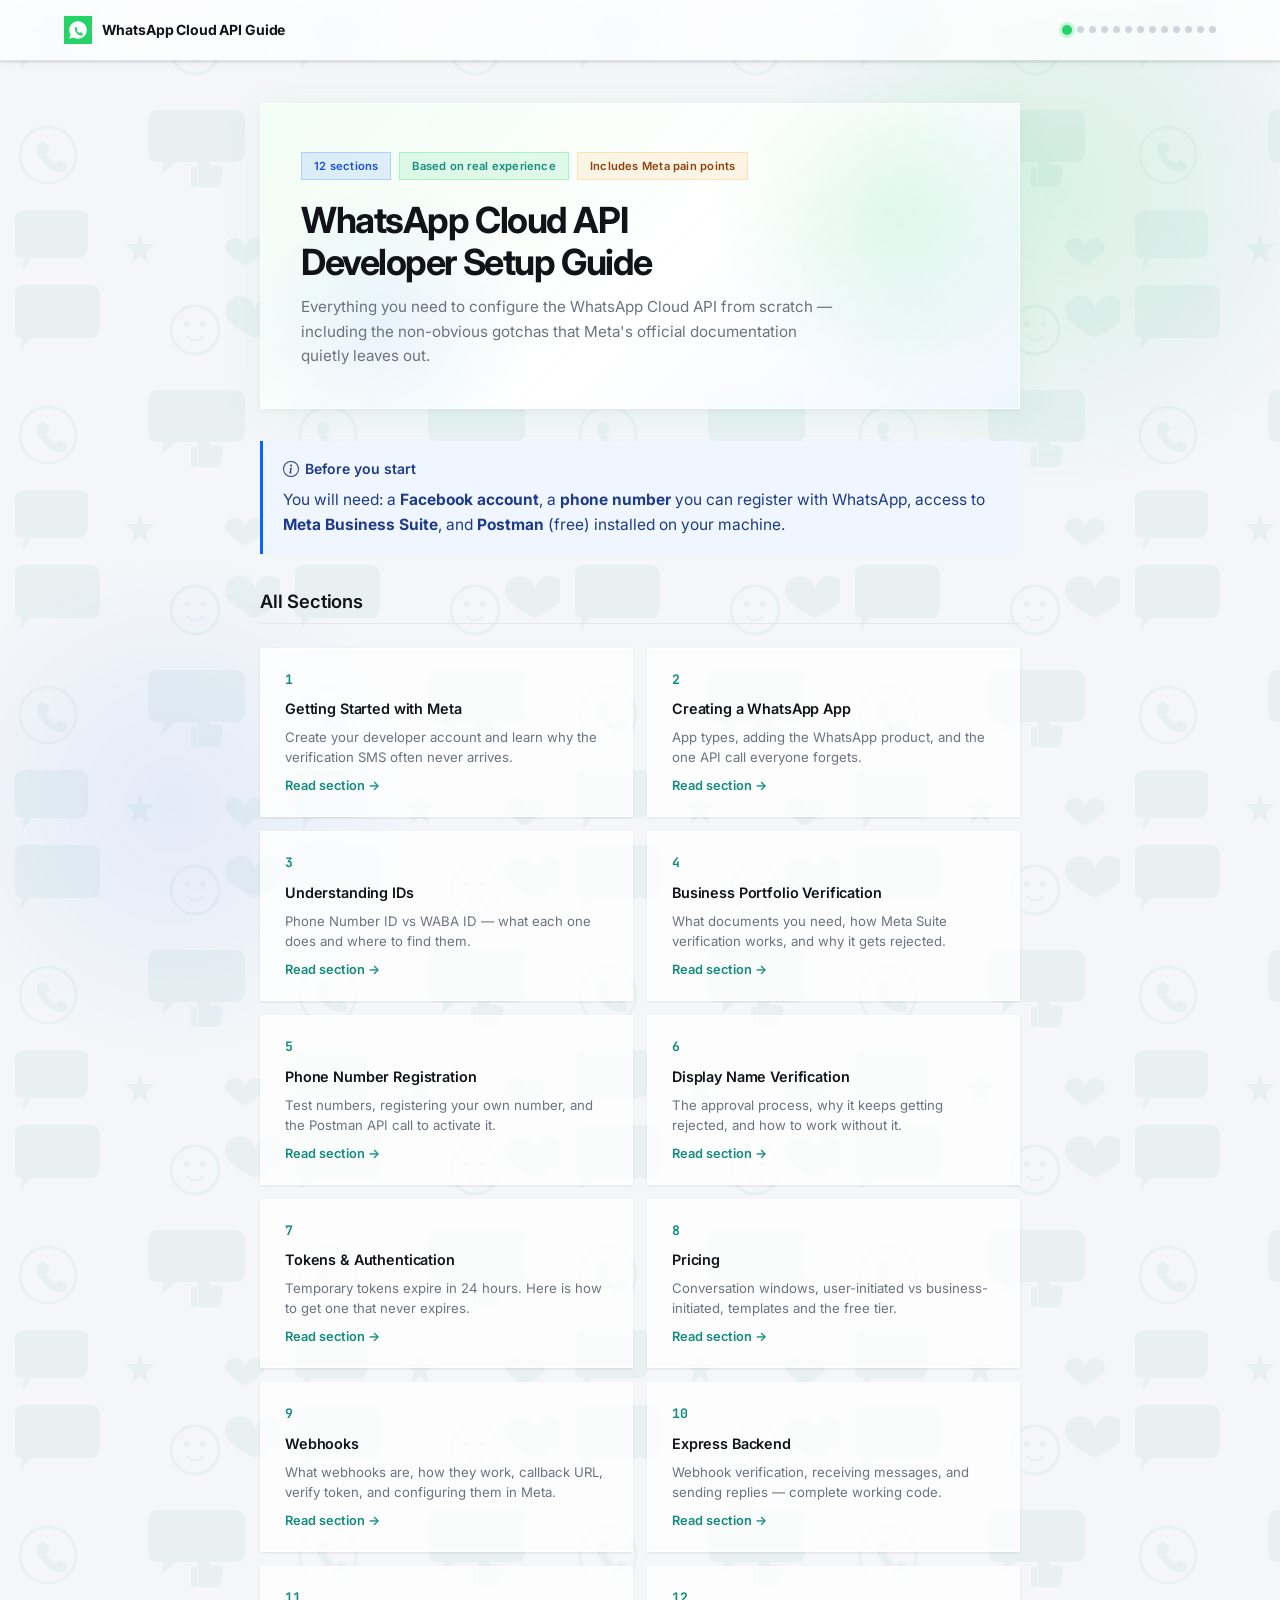
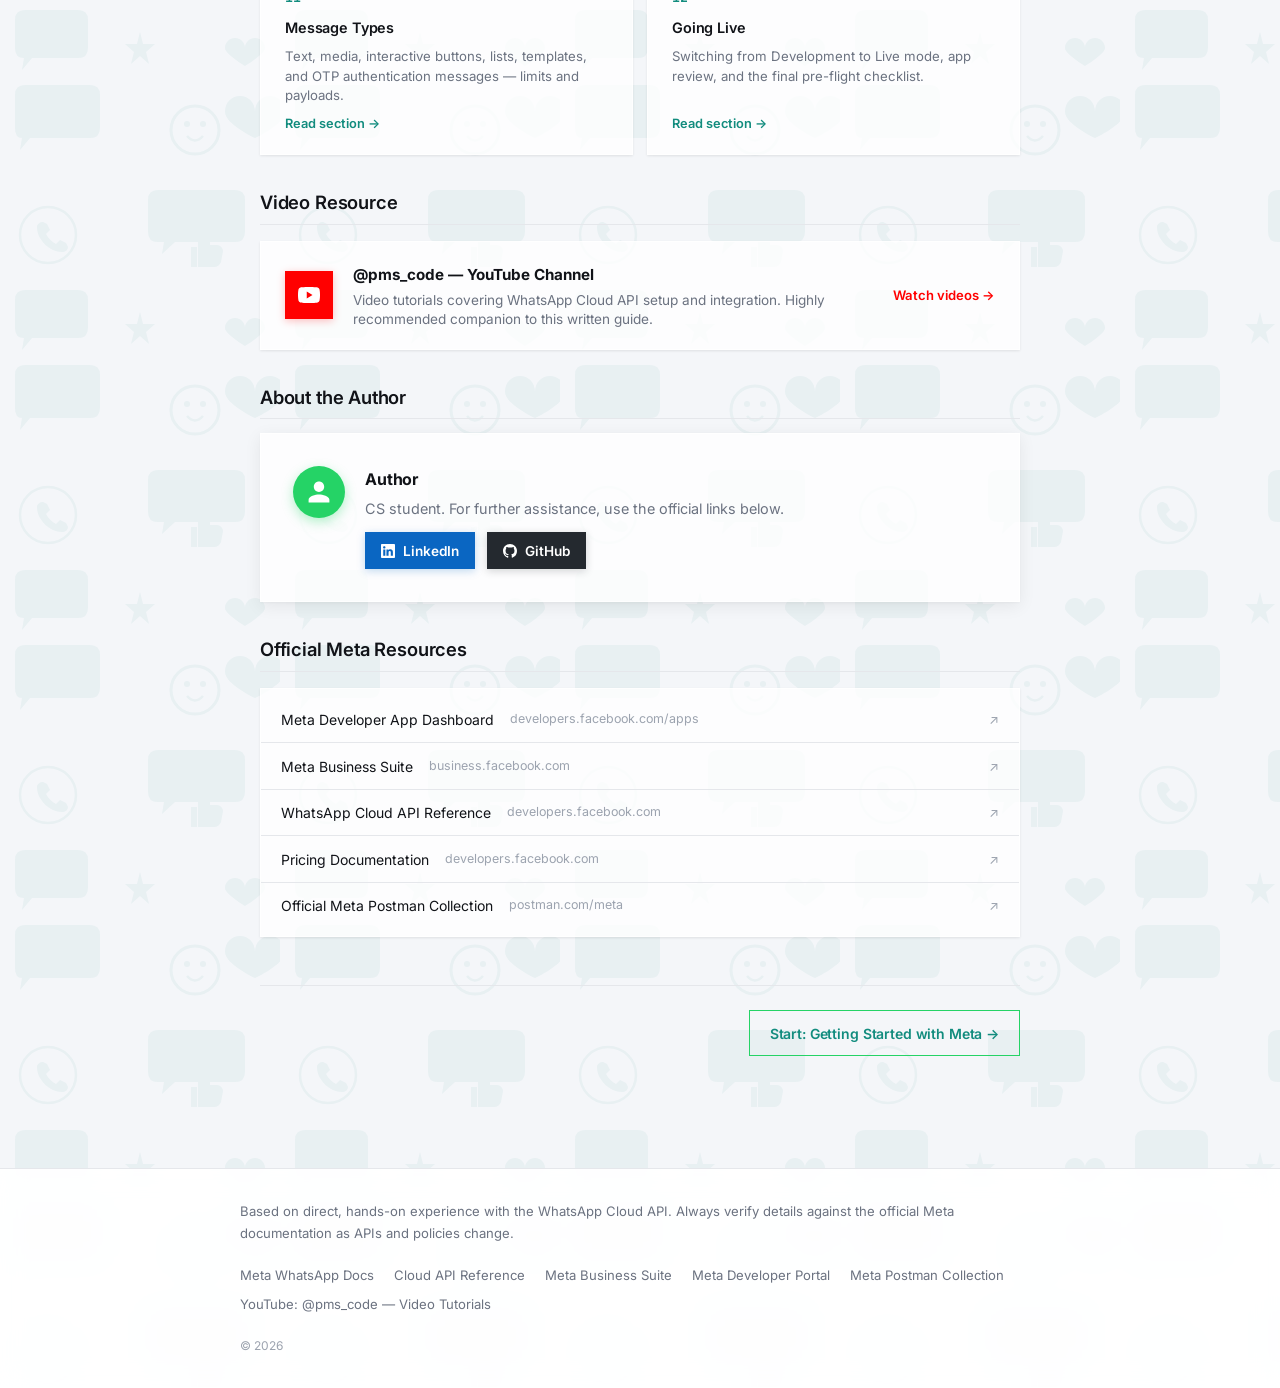
<file: index.html>
<!DOCTYPE html>
<html lang="en">
<head>
  <meta charset="UTF-8" />
  <meta name="viewport" content="width=device-width, initial-scale=1.0" />
  <title>WhatsApp Cloud API — Developer Setup Guide</title>
  <meta name="description" content="A complete step-by-step guide to configuring the WhatsApp Cloud API, including the non-obvious pain points Meta's documentation leaves out." />
  <link rel="icon" type="image/png" href="./images/whatsapp-icon.png" />
  <link rel="stylesheet" href="./css/style.css" />
</head>
<body>

<!-- Navbar -->
<nav class="navbar">
  <div class="navbar-inner">
    <a href="./index.html" class="navbar-brand">
      <svg viewBox="0 0 32 32" fill="none" xmlns="http://www.w3.org/2000/svg">
        <rect width="32" height="32" fill="#25D366"/>
        <path d="M16 6C10.477 6 6 10.477 6 16c0 1.89.52 3.66 1.43 5.18L6 26l4.95-1.41A9.93 9.93 0 0016 26c5.523 0 10-4.477 10-10S21.523 6 16 6z" fill="white"/>
        <path d="M12.5 13c.2-.4.5-.7.9-.7.4 0 .7.1.9.5l.9 2c.1.3 0 .6-.2.8l-.6.7c.7 1.3 1.8 2.3 3.1 3l.7-.5c.2-.2.6-.2.8-.1l2 .9c.4.2.5.5.5.9 0 1-.9 1.9-1.9 1.9-2.9 0-7.1-4.2-7.1-7.4 0-.6.2-1.2.5-1.7" fill="#25D366"/>
      </svg>
      <span>WhatsApp Cloud API Guide</span>
    </a>
    <div class="navbar-progress" id="progressDots"></div>
    <button class="nav-hamburger" id="navHamburger" aria-label="Open menu">
      <svg width="18" height="14" viewBox="0 0 18 14" fill="currentColor">
        <rect width="18" height="2" rx="1"/><rect y="6" width="18" height="2" rx="1"/><rect y="12" width="18" height="2" rx="1"/>
      </svg>
    </button>
  </div>
</nav>
<div class="progress-bar-track"><div class="progress-bar-fill" id="progressFill"></div></div>
<nav class="nav-drawer" id="navDrawer"></nav>

<div class="page-wrapper">

  <!-- Hero -->
  <div class="hero">
    <div class="hero-badges">
      <span class="badge badge--blue">12 sections</span>
      <span class="badge badge--green">Based on real experience</span>
      <span class="badge badge--orange">Includes Meta pain points</span>
    </div>
    <h1>WhatsApp Cloud API<br>Developer Setup Guide</h1>
    <p class="page-subtitle">
      Everything you need to configure the WhatsApp Cloud API from scratch —
      including the non-obvious gotchas that Meta's official documentation
      quietly leaves out.
    </p>
  </div>

  <!-- Before you start callout -->
  <div class="callout callout--tip">
    <div class="callout-title">
      <svg width="16" height="16" viewBox="0 0 16 16" fill="currentColor"><path d="M8 15A7 7 0 1 1 8 1a7 7 0 0 1 0 14zm0 1A8 8 0 1 0 8 0a8 8 0 0 0 0 16z"/><path d="m8.93 6.588-2.29.287-.082.38.45.083c.294.07.352.176.288.469l-.738 3.468c-.194.897.105 1.319.808 1.319.545 0 1.178-.252 1.465-.598l.088-.416c-.2.176-.492.246-.686.246-.275 0-.375-.193-.304-.533L8.93 6.588zM9 4.5a1 1 0 1 1-2 0 1 1 0 0 1 2 0z"/></svg>
      Before you start
    </div>
    <p>You will need: a <strong>Facebook account</strong>, a <strong>phone number</strong> you can register with WhatsApp, access to <strong>Meta Business Suite</strong>, and <strong>Postman</strong> (free) installed on your machine.</p>
  </div>

  <!-- Section grid -->
  <h2>All Sections</h2>
  <div class="section-grid">

    <a href="./pages/1-meta-setup.html" class="section-card">
      <div class="section-card__num">1</div>
      <div class="section-card__title">Getting Started with Meta</div>
      <div class="section-card__desc">Create your developer account and learn why the verification SMS often never arrives.</div>
      <div class="section-card__link">Read section →</div>
    </a>

    <a href="./pages/2-create-app.html" class="section-card">
      <div class="section-card__num">2</div>
      <div class="section-card__title">Creating a WhatsApp App</div>
      <div class="section-card__desc">App types, adding the WhatsApp product, and the one API call everyone forgets.</div>
      <div class="section-card__link">Read section →</div>
    </a>

    <a href="./pages/3-ids-explained.html" class="section-card">
      <div class="section-card__num">3</div>
      <div class="section-card__title">Understanding IDs</div>
      <div class="section-card__desc">Phone Number ID vs WABA ID — what each one does and where to find them.</div>
      <div class="section-card__link">Read section →</div>
    </a>

    <a href="./pages/4-business-verification.html" class="section-card">
      <div class="section-card__num">4</div>
      <div class="section-card__title">Business Portfolio Verification</div>
      <div class="section-card__desc">What documents you need, how Meta Suite verification works, and why it gets rejected.</div>
      <div class="section-card__link">Read section →</div>
    </a>

    <a href="./pages/5-phone-numbers.html" class="section-card">
      <div class="section-card__num">5</div>
      <div class="section-card__title">Phone Number Registration</div>
      <div class="section-card__desc">Test numbers, registering your own number, and the Postman API call to activate it.</div>
      <div class="section-card__link">Read section →</div>
    </a>

    <a href="./pages/6-display-name.html" class="section-card">
      <div class="section-card__num">6</div>
      <div class="section-card__title">Display Name Verification</div>
      <div class="section-card__desc">The approval process, why it keeps getting rejected, and how to work without it.</div>
      <div class="section-card__link">Read section →</div>
    </a>

    <a href="./pages/7-tokens.html" class="section-card">
      <div class="section-card__num">7</div>
      <div class="section-card__title">Tokens &amp; Authentication</div>
      <div class="section-card__desc">Temporary tokens expire in 24 hours. Here is how to get one that never expires.</div>
      <div class="section-card__link">Read section →</div>
    </a>

    <a href="./pages/8-pricing.html" class="section-card">
      <div class="section-card__num">8</div>
      <div class="section-card__title">Pricing</div>
      <div class="section-card__desc">Conversation windows, user-initiated vs business-initiated, templates and the free tier.</div>
      <div class="section-card__link">Read section →</div>
    </a>

    <a href="./pages/9-webhooks.html" class="section-card">
      <div class="section-card__num">9</div>
      <div class="section-card__title">Webhooks</div>
      <div class="section-card__desc">What webhooks are, how they work, callback URL, verify token, and configuring them in Meta.</div>
      <div class="section-card__link">Read section →</div>
    </a>

    <a href="./pages/10-express-backend.html" class="section-card">
      <div class="section-card__num">10</div>
      <div class="section-card__title">Express Backend</div>
      <div class="section-card__desc">Webhook verification, receiving messages, and sending replies — complete working code.</div>
      <div class="section-card__link">Read section →</div>
    </a>

    <a href="./pages/11-message-types.html" class="section-card">
      <div class="section-card__num">11</div>
      <div class="section-card__title">Message Types</div>
      <div class="section-card__desc">Text, media, interactive buttons, lists, templates, and OTP authentication messages — limits and payloads.</div>
      <div class="section-card__link">Read section →</div>
    </a>

    <a href="./pages/12-going-live.html" class="section-card">
      <div class="section-card__num">12</div>
      <div class="section-card__title">Going Live</div>
      <div class="section-card__desc">Switching from Development to Live mode, app review, and the final pre-flight checklist.</div>
      <div class="section-card__link">Read section →</div>
    </a>

  </div>

  <!-- Video resource credit -->
  <h2>Video Resource</h2>
  <a href="https://www.youtube.com/@pms_code/videos" target="_blank" class="video-card">
    <div class="video-card__icon">
      <svg width="22" height="16" viewBox="0 0 22 16" fill="white"><path d="M21.54 2.5A2.76 2.76 0 0 0 19.6.54C17.9 0 11 0 11 0S4.1 0 2.4.54A2.76 2.76 0 0 0 .46 2.5 29 29 0 0 0 0 8a29 29 0 0 0 .46 5.5A2.76 2.76 0 0 0 2.4 15.46C4.1 16 11 16 11 16s6.9 0 8.6-.54a2.76 2.76 0 0 0 1.94-1.96A29 29 0 0 0 22 8a29 29 0 0 0-.46-5.5zM8.75 11.38V4.62L14.5 8l-5.75 3.38z"/></svg>
    </div>
    <div class="video-card__body">
      <div class="video-card__title">@pms_code — YouTube Channel</div>
      <div class="video-card__desc">Video tutorials covering WhatsApp Cloud API setup and integration. Highly recommended companion to this written guide.</div>
    </div>
    <span class="video-card__cta">Watch videos →</span>
  </a>

  <!-- About the author -->
  <h2>About the Author</h2>
  <div class="card" style="margin-bottom:1.75rem;">
    <div class="author-inner">
      <div class="author-avatar">
        <svg width="26" height="26" viewBox="0 0 24 24" fill="currentColor"><path d="M12 12c2.7 0 4.8-2.1 4.8-4.8S14.7 2.4 12 2.4 7.2 4.5 7.2 7.2 9.3 12 12 12zm0 2.4c-3.2 0-9.6 1.6-9.6 4.8v2.4h19.2v-2.4c0-3.2-6.4-4.8-9.6-4.8z"/></svg>
      </div>
      <div class="author-body">
        <div class="author-name">Author</div>
        <p style="color:var(--text-secondary);font-size:.9rem;margin-bottom:.75rem;">CS student. For further assistance, use the official links below.</p>
        <div class="author-links">
          <a href="https://www.linkedin.com/in/nyasha-sithole-revaldo" target="_blank" class="social-btn social-btn--linkedin">
            <svg width="14" height="14" viewBox="0 0 16 16" fill="currentColor"><path d="M0 1.146C0 .513.526 0 1.175 0h13.65C15.474 0 16 .513 16 1.146v13.708c0 .633-.526 1.146-1.175 1.146H1.175C.526 16 0 15.487 0 14.854V1.146zm4.943 12.248V6.169H2.542v7.225h2.401zm-1.2-8.212c.837 0 1.358-.554 1.358-1.248-.015-.709-.52-1.248-1.342-1.248-.822 0-1.359.54-1.359 1.248 0 .694.521 1.248 1.327 1.248h.016zm4.908 8.212V9.359c0-.216.016-.432.08-.586.173-.431.568-.878 1.232-.878.869 0 1.216.662 1.216 1.634v3.865h2.401V9.25c0-2.22-1.184-3.252-2.764-3.252-1.274 0-1.845.7-2.165 1.193v.025h-.016a5.54 5.54 0 0 1 .016-.025V6.169h-2.4c.03.678 0 7.225 0 7.225h2.4z"/></svg>
            LinkedIn
          </a>
          <a href="https://github.com/RevaldoNyasha" target="_blank" class="social-btn social-btn--github">
            <svg width="14" height="14" viewBox="0 0 16 16" fill="currentColor"><path d="M8 0C3.58 0 0 3.58 0 8c0 3.54 2.29 6.53 5.47 7.59.4.07.55-.17.55-.38 0-.19-.01-.82-.01-1.49-2.01.37-2.53-.49-2.69-.94-.09-.23-.48-.94-.82-1.13-.28-.15-.68-.52-.01-.53.63-.01 1.08.58 1.23.82.72 1.21 1.87.87 2.33.66.07-.52.28-.87.51-1.07-1.78-.2-3.64-.89-3.64-3.95 0-.87.31-1.59.82-2.15-.08-.2-.36-1.02.08-2.12 0 0 .67-.21 2.2.82.64-.18 1.32-.27 2-.27.68 0 1.36.09 2 .27 1.53-1.04 2.2-.82 2.2-.82.44 1.1.16 1.92.08 2.12.51.56.82 1.27.82 2.15 0 3.07-1.87 3.75-3.65 3.95.29.25.54.73.54 1.48 0 1.07-.01 1.93-.01 2.2 0 .21.15.46.55.38A8.012 8.012 0 0 0 16 8c0-4.42-3.58-8-8-8z"/></svg>
            GitHub
          </a>
        </div>
      </div>
    </div>
  </div>

  <!-- Official links -->
  <h2>Official Meta Resources</h2>
  <div class="ref-card">
    <a href="https://developers.facebook.com/apps" target="_blank">Meta Developer App Dashboard <span>developers.facebook.com/apps</span></a>
    <a href="https://business.facebook.com" target="_blank">Meta Business Suite <span>business.facebook.com</span></a>
    <a href="https://developers.facebook.com/docs/whatsapp/cloud-api" target="_blank">WhatsApp Cloud API Reference <span>developers.facebook.com</span></a>
    <a href="https://developers.facebook.com/docs/whatsapp/pricing" target="_blank">Pricing Documentation <span>developers.facebook.com</span></a>
    <a href="https://www.postman.com/meta/whatsapp-business-platform/collection/wlk6lh4/whatsapp-cloud-api" target="_blank">Official Meta Postman Collection <span>postman.com/meta</span></a>
  </div>

  <div class="page-nav" style="justify-content:flex-end;">
    <a href="./pages/1-meta-setup.html" class="btn btn--primary">Start: Getting Started with Meta →</a>
  </div>

</div>

<!-- Footer -->
<footer class="site-footer">
  <div class="footer-inner">
    <p class="footer-note">Based on direct, hands-on experience with the WhatsApp Cloud API. Always verify details against the official Meta documentation as APIs and policies change.</p>
    <div class="footer-links">
      <a href="https://developers.facebook.com/docs/whatsapp" target="_blank">Meta WhatsApp Docs</a>
      <a href="https://developers.facebook.com/docs/whatsapp/cloud-api" target="_blank">Cloud API Reference</a>
      <a href="https://business.facebook.com" target="_blank">Meta Business Suite</a>
      <a href="https://developers.facebook.com" target="_blank">Meta Developer Portal</a>
      <a href="https://www.postman.com/meta/whatsapp-business-platform/collection/wlk6lh4/whatsapp-cloud-api" target="_blank">Meta Postman Collection</a>
      <a href="https://www.youtube.com/@pms_code/videos" target="_blank">YouTube: @pms_code — Video Tutorials</a>
    </div>
    <p class="footer-copy">&copy; 2026</p>
  </div>
</footer>

<script src="./js/main.js"></script>
</body>
</html>
</file>
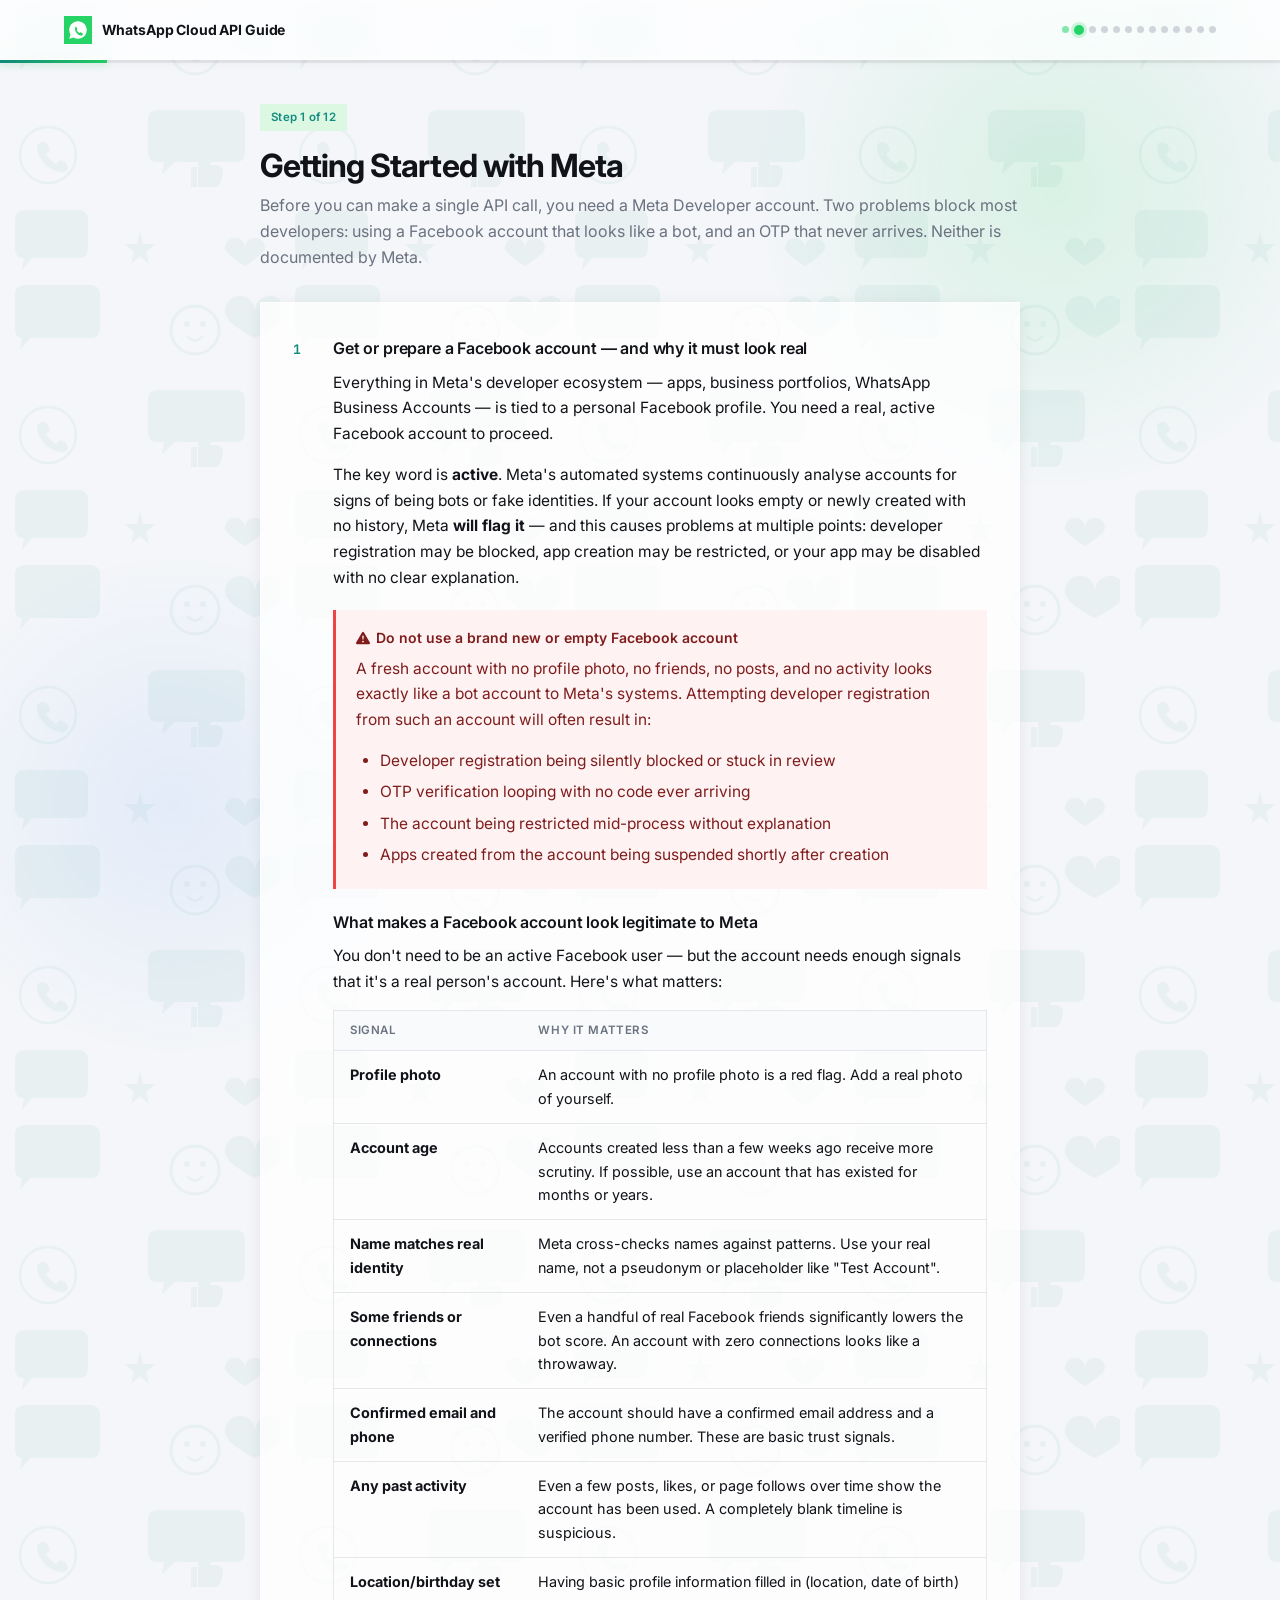
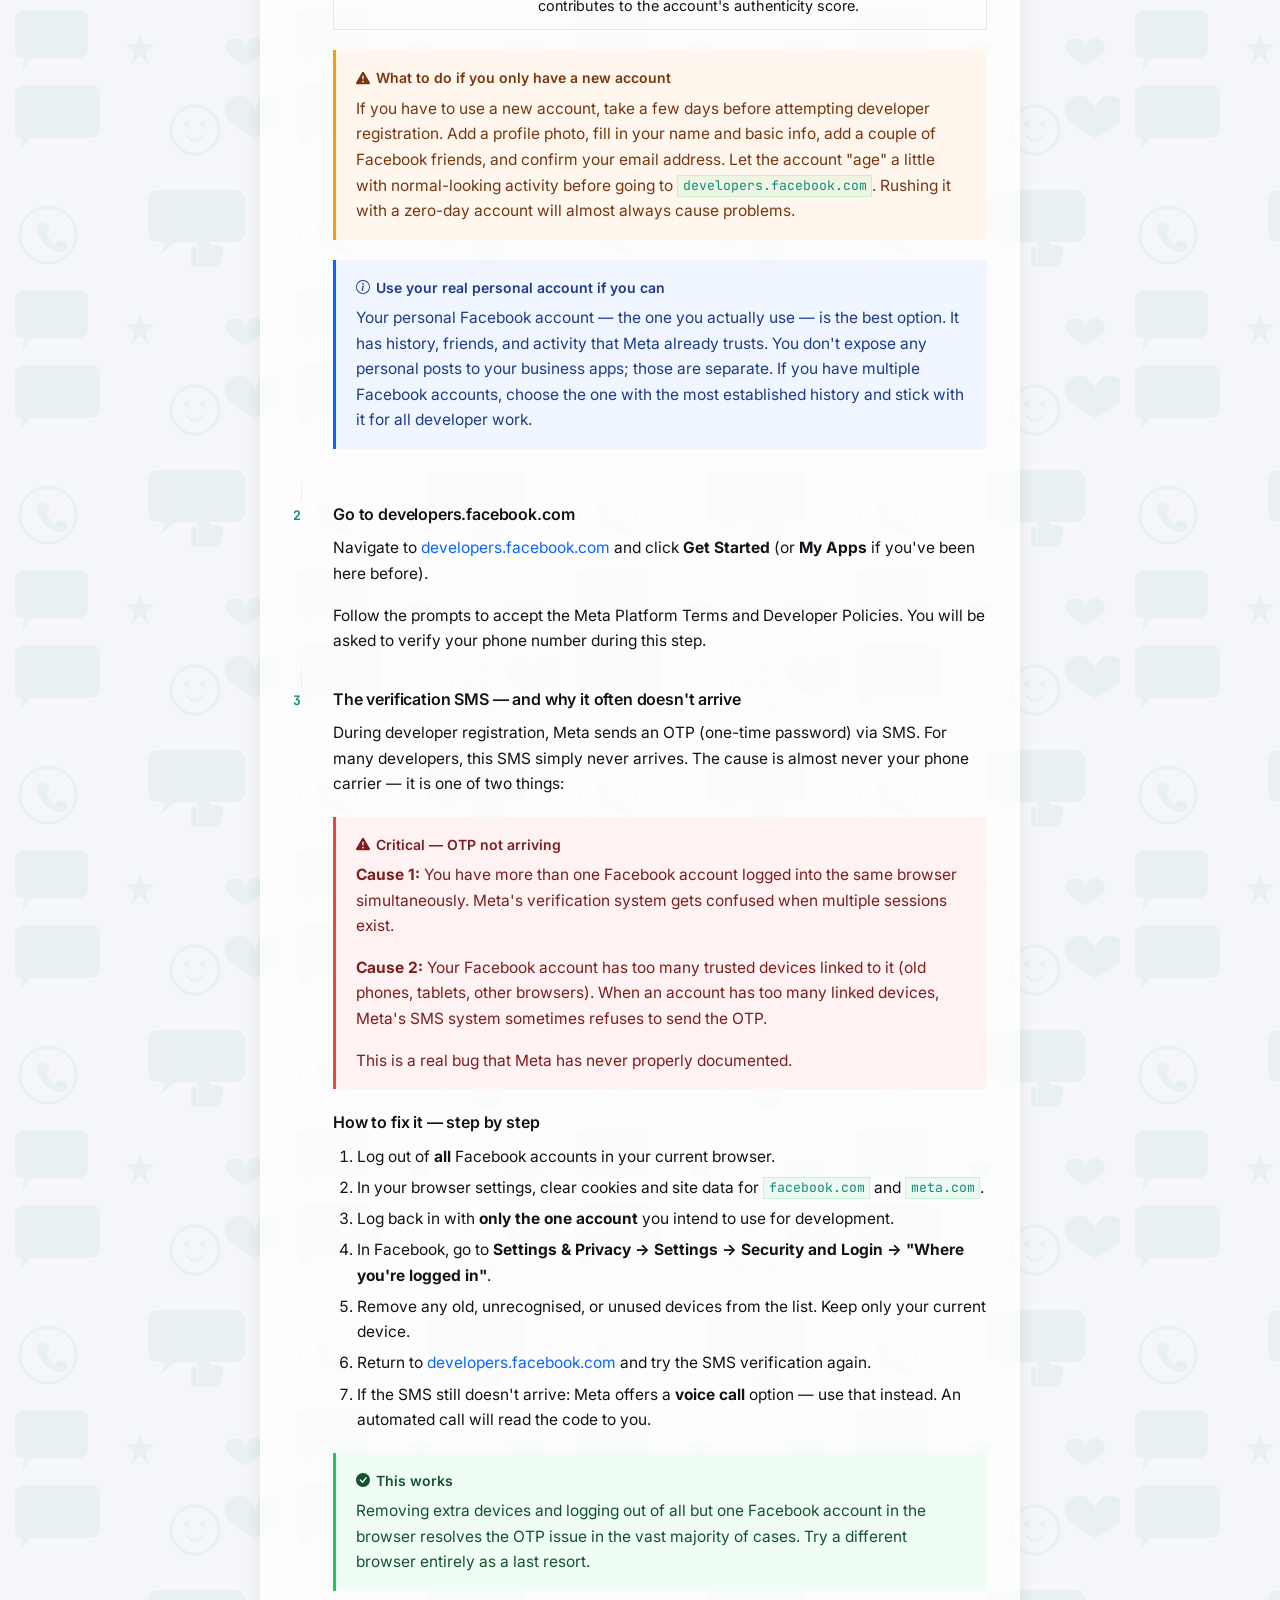
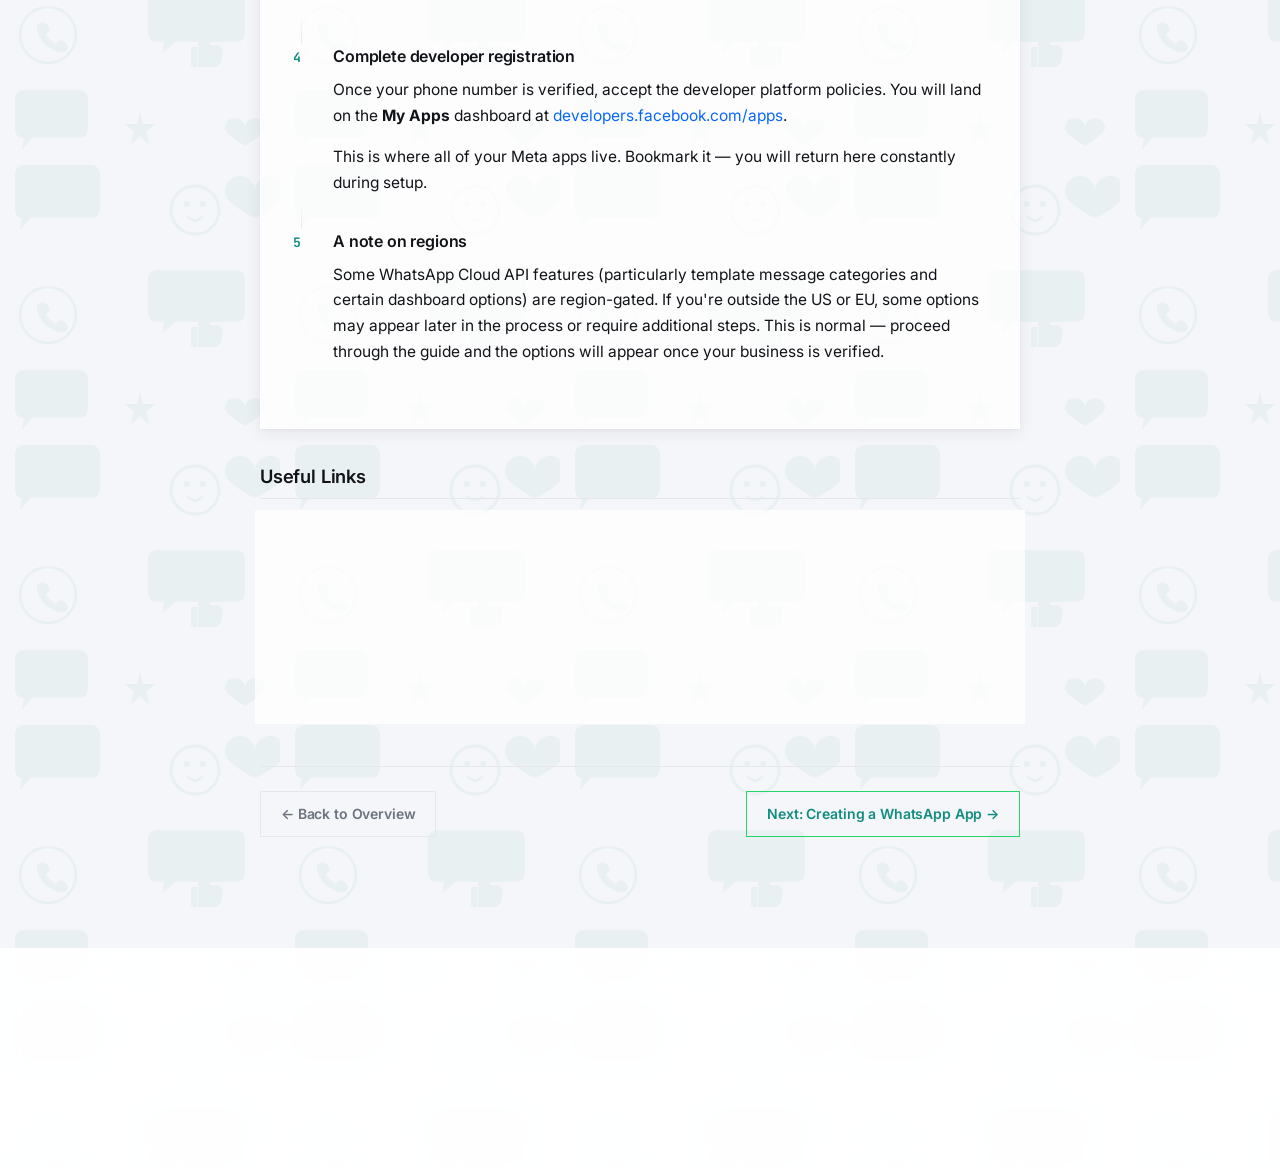
<file: pages/1-meta-setup.html>
<!DOCTYPE html>
<html lang="en">
<head>
  <meta charset="UTF-8" />
  <meta name="viewport" content="width=device-width, initial-scale=1.0" />
  <title>Step 1 — Getting Started with Meta | WhatsApp Cloud API Guide</title>
  <link rel="icon" type="image/png" href="../images/whatsapp-icon.png" />
  <link rel="stylesheet" href="../css/style.css" />
</head>
<body>

<nav class="navbar">
  <div class="navbar-inner">
    <a href="../index.html" class="navbar-brand">
      <svg viewBox="0 0 32 32" fill="none" xmlns="http://www.w3.org/2000/svg"><rect width="32" height="32" fill="#25D366"/><path d="M16 6C10.477 6 6 10.477 6 16c0 1.89.52 3.66 1.43 5.18L6 26l4.95-1.41A9.93 9.93 0 0016 26c5.523 0 10-4.477 10-10S21.523 6 16 6z" fill="white"/><path d="M12.5 13c.2-.4.5-.7.9-.7.4 0 .7.1.9.5l.9 2c.1.3 0 .6-.2.8l-.6.7c.7 1.3 1.8 2.3 3.1 3l.7-.5c.2-.2.6-.2.8-.1l2 .9c.4.2.5.5.5.9 0 1-.9 1.9-1.9 1.9-2.9 0-7.1-4.2-7.1-7.4 0-.6.2-1.2.5-1.7" fill="#25D366"/></svg>
      <span>WhatsApp Cloud API Guide</span>
    </a>
    <div class="navbar-progress" id="progressDots"></div>
    <button class="nav-hamburger" id="navHamburger" aria-label="Open menu">
      <svg width="18" height="14" viewBox="0 0 18 14" fill="currentColor"><rect width="18" height="2" rx="1"/><rect y="6" width="18" height="2" rx="1"/><rect y="12" width="18" height="2" rx="1"/></svg>
    </button>
  </div>
</nav>
<div class="progress-bar-track"><div class="progress-bar-fill" id="progressFill"></div></div>
<nav class="nav-drawer" id="navDrawer"></nav>

<div class="page-wrapper">

  <span class="page-badge">Step 1 of 12</span>
  <h1>Getting Started with Meta</h1>
  <p class="page-subtitle">Before you can make a single API call, you need a Meta Developer account. Two problems block most developers: using a Facebook account that looks like a bot, and an OTP that never arrives. Neither is documented by Meta.</p>

  <div class="card">

    <div class="step">
      <div class="step-number">1</div>
      <div class="step-content">
        <h3>Get or prepare a Facebook account — and why it must look real</h3>
        <p>Everything in Meta's developer ecosystem — apps, business portfolios, WhatsApp Business Accounts — is tied to a personal Facebook profile. You need a real, active Facebook account to proceed.</p>
        <p>The key word is <strong>active</strong>. Meta's automated systems continuously analyse accounts for signs of being bots or fake identities. If your account looks empty or newly created with no history, Meta <strong>will flag it</strong> — and this causes problems at multiple points: developer registration may be blocked, app creation may be restricted, or your app may be disabled with no clear explanation.</p>

        <div class="callout callout--danger">
          <div class="callout-title">
            <svg width="14" height="14" viewBox="0 0 16 16" fill="currentColor"><path d="M8.982 1.566a1.13 1.13 0 0 0-1.96 0L.165 13.233c-.457.778.091 1.767.98 1.767h13.713c.889 0 1.438-.99.98-1.767L8.982 1.566zM8 5c.535 0 .954.462.9.995l-.35 3.507a.552.552 0 0 1-1.1 0L7.1 5.995A.905.905 0 0 1 8 5zm.002 6a1 1 0 1 1 0 2 1 1 0 0 1 0-2z"/></svg>
            Do not use a brand new or empty Facebook account
          </div>
          <p>A fresh account with no profile photo, no friends, no posts, and no activity looks exactly like a bot account to Meta's systems. Attempting developer registration from such an account will often result in:</p>
          <ul style="margin-top:.5rem">
            <li>Developer registration being silently blocked or stuck in review</li>
            <li>OTP verification looping with no code ever arriving</li>
            <li>The account being restricted mid-process without explanation</li>
            <li>Apps created from the account being suspended shortly after creation</li>
          </ul>
        </div>

        <h3>What makes a Facebook account look legitimate to Meta</h3>
        <p>You don't need to be an active Facebook user — but the account needs enough signals that it's a real person's account. Here's what matters:</p>

        <div class="table-wrapper">
          <table>
            <thead><tr><th>Signal</th><th>Why it matters</th></tr></thead>
            <tbody>
              <tr>
                <td><strong>Profile photo</strong></td>
                <td>An account with no profile photo is a red flag. Add a real photo of yourself.</td>
              </tr>
              <tr>
                <td><strong>Account age</strong></td>
                <td>Accounts created less than a few weeks ago receive more scrutiny. If possible, use an account that has existed for months or years.</td>
              </tr>
              <tr>
                <td><strong>Name matches real identity</strong></td>
                <td>Meta cross-checks names against patterns. Use your real name, not a pseudonym or placeholder like "Test Account".</td>
              </tr>
              <tr>
                <td><strong>Some friends or connections</strong></td>
                <td>Even a handful of real Facebook friends significantly lowers the bot score. An account with zero connections looks like a throwaway.</td>
              </tr>
              <tr>
                <td><strong>Confirmed email and phone</strong></td>
                <td>The account should have a confirmed email address and a verified phone number. These are basic trust signals.</td>
              </tr>
              <tr>
                <td><strong>Any past activity</strong></td>
                <td>Even a few posts, likes, or page follows over time show the account has been used. A completely blank timeline is suspicious.</td>
              </tr>
              <tr>
                <td><strong>Location/birthday set</strong></td>
                <td>Having basic profile information filled in (location, date of birth) contributes to the account's authenticity score.</td>
              </tr>
            </tbody>
          </table>
        </div>

        <div class="callout callout--warning">
          <div class="callout-title">
            <svg width="14" height="14" viewBox="0 0 16 16" fill="currentColor"><path d="M8.982 1.566a1.13 1.13 0 0 0-1.96 0L.165 13.233c-.457.778.091 1.767.98 1.767h13.713c.889 0 1.438-.99.98-1.767L8.982 1.566zM8 5c.535 0 .954.462.9.995l-.35 3.507a.552.552 0 0 1-1.1 0L7.1 5.995A.905.905 0 0 1 8 5zm.002 6a1 1 0 1 1 0 2 1 1 0 0 1 0-2z"/></svg>
            What to do if you only have a new account
          </div>
          <p>If you have to use a new account, take a few days before attempting developer registration. Add a profile photo, fill in your name and basic info, add a couple of Facebook friends, and confirm your email address. Let the account "age" a little with normal-looking activity before going to <code>developers.facebook.com</code>. Rushing it with a zero-day account will almost always cause problems.</p>
        </div>

        <div class="callout callout--tip">
          <div class="callout-title">
            <svg width="14" height="14" viewBox="0 0 16 16" fill="currentColor"><path d="M8 15A7 7 0 1 1 8 1a7 7 0 0 1 0 14zm0 1A8 8 0 1 0 8 0a8 8 0 0 0 0 16z"/><path d="m8.93 6.588-2.29.287-.082.38.45.083c.294.07.352.176.288.469l-.738 3.468c-.194.897.105 1.319.808 1.319.545 0 1.178-.252 1.465-.598l.088-.416c-.2.176-.492.246-.686.246-.275 0-.375-.193-.304-.533L8.93 6.588zM9 4.5a1 1 0 1 1-2 0 1 1 0 0 1 2 0z"/></svg>
            Use your real personal account if you can
          </div>
          <p>Your personal Facebook account — the one you actually use — is the best option. It has history, friends, and activity that Meta already trusts. You don't expose any personal posts to your business apps; those are separate. If you have multiple Facebook accounts, choose the one with the most established history and stick with it for all developer work.</p>
        </div>
      </div>
    </div>

    <div class="step">
      <div class="step-number">2</div>
      <div class="step-content">
        <h3>Go to developers.facebook.com</h3>
        <p>Navigate to <a href="https://developers.facebook.com" target="_blank">developers.facebook.com</a> and click <strong>Get Started</strong> (or <strong>My Apps</strong> if you've been here before).</p>
        <p>Follow the prompts to accept the Meta Platform Terms and Developer Policies. You will be asked to verify your phone number during this step.</p>
      </div>
    </div>

    <div class="step">
      <div class="step-number">3</div>
      <div class="step-content">
        <h3>The verification SMS — and why it often doesn't arrive</h3>
        <p>During developer registration, Meta sends an OTP (one-time password) via SMS. For many developers, this SMS simply never arrives. The cause is almost never your phone carrier — it is one of two things:</p>

        <div class="callout callout--danger">
          <div class="callout-title">
            <svg width="14" height="14" viewBox="0 0 16 16" fill="currentColor"><path d="M8.982 1.566a1.13 1.13 0 0 0-1.96 0L.165 13.233c-.457.778.091 1.767.98 1.767h13.713c.889 0 1.438-.99.98-1.767L8.982 1.566zM8 5c.535 0 .954.462.9.995l-.35 3.507a.552.552 0 0 1-1.1 0L7.1 5.995A.905.905 0 0 1 8 5zm.002 6a1 1 0 1 1 0 2 1 1 0 0 1 0-2z"/></svg>
            Critical — OTP not arriving
          </div>
          <p><strong>Cause 1:</strong> You have more than one Facebook account logged into the same browser simultaneously. Meta's verification system gets confused when multiple sessions exist.</p>
          <p style="margin-top:.6rem"><strong>Cause 2:</strong> Your Facebook account has too many trusted devices linked to it (old phones, tablets, other browsers). When an account has too many linked devices, Meta's SMS system sometimes refuses to send the OTP.</p>
          <p style="margin-top:.6rem">This is a real bug that Meta has never properly documented.</p>
        </div>

        <h3>How to fix it — step by step</h3>
        <ol>
          <li>Log out of <strong>all</strong> Facebook accounts in your current browser.</li>
          <li>In your browser settings, clear cookies and site data for <code>facebook.com</code> and <code>meta.com</code>.</li>
          <li>Log back in with <strong>only the one account</strong> you intend to use for development.</li>
          <li>In Facebook, go to <strong>Settings &amp; Privacy → Settings → Security and Login → "Where you're logged in"</strong>.</li>
          <li>Remove any old, unrecognised, or unused devices from the list. Keep only your current device.</li>
          <li>Return to <a href="https://developers.facebook.com" target="_blank">developers.facebook.com</a> and try the SMS verification again.</li>
          <li>If the SMS still doesn't arrive: Meta offers a <strong>voice call</strong> option — use that instead. An automated call will read the code to you.</li>
        </ol>

        <div class="callout callout--success">
          <div class="callout-title">
            <svg width="14" height="14" viewBox="0 0 16 16" fill="currentColor"><path d="M16 8A8 8 0 1 1 0 8a8 8 0 0 1 16 0zm-3.97-3.03a.75.75 0 0 0-1.08.022L7.477 9.417 5.384 7.323a.75.75 0 0 0-1.06 1.06L6.97 11.03a.75.75 0 0 0 1.079-.02l3.992-4.99a.75.75 0 0 0-.01-1.05z"/></svg>
            This works
          </div>
          <p>Removing extra devices and logging out of all but one Facebook account in the browser resolves the OTP issue in the vast majority of cases. Try a different browser entirely as a last resort.</p>
        </div>
      </div>
    </div>

    <div class="step">
      <div class="step-number">4</div>
      <div class="step-content">
        <h3>Complete developer registration</h3>
        <p>Once your phone number is verified, accept the developer platform policies. You will land on the <strong>My Apps</strong> dashboard at <a href="https://developers.facebook.com/apps" target="_blank">developers.facebook.com/apps</a>.</p>
        <p>This is where all of your Meta apps live. Bookmark it — you will return here constantly during setup.</p>
      </div>
    </div>

    <div class="step">
      <div class="step-number">5</div>
      <div class="step-content">
        <h3>A note on regions</h3>
        <p>Some WhatsApp Cloud API features (particularly template message categories and certain dashboard options) are region-gated. If you're outside the US or EU, some options may appear later in the process or require additional steps. This is normal — proceed through the guide and the options will appear once your business is verified.</p>
      </div>
    </div>

  </div>

  <!-- Quick links for this section -->
  <h2>Useful Links</h2>
  <div class="ref-card">
    <a href="https://developers.facebook.com" target="_blank">Meta Developer Portal <span>developers.facebook.com</span></a>
    <a href="https://developers.facebook.com/apps" target="_blank">My Apps Dashboard <span>developers.facebook.com/apps</span></a>
    <a href="https://developers.facebook.com/docs/development" target="_blank">Developer Platform Documentation <span>developers.facebook.com</span></a>
    <a href="https://www.facebook.com/settings?tab=security" target="_blank">Facebook Security Settings (Trusted Devices) <span>facebook.com</span></a>
  </div>

  <div class="page-nav">
    <a href="../index.html" class="btn btn--ghost">← Back to Overview</a>
    <a href="./2-create-app.html" class="btn btn--primary">Next: Creating a WhatsApp App →</a>
  </div>

</div>

<footer class="site-footer">
  <div class="footer-inner">
    <p class="footer-note">Written by <strong>Revaldo Nyasha Sithole</strong> based on direct, hands-on experience with the WhatsApp Cloud API. Always verify details against the official Meta documentation as APIs and policies change.</p>
    <div class="footer-links">
      <a href="https://developers.facebook.com/docs/whatsapp" target="_blank">Meta WhatsApp Docs</a>
      <a href="https://developers.facebook.com/docs/whatsapp/cloud-api" target="_blank">Cloud API Reference</a>
      <a href="https://business.facebook.com" target="_blank">Meta Business Suite</a>
      <a href="https://developers.facebook.com" target="_blank">Meta Developer Portal</a>
      <a href="https://www.postman.com/meta/whatsapp-business-platform/collection/wlk6lh4/whatsapp-cloud-api" target="_blank">Meta Postman Collection</a>
      <a href="https://www.youtube.com/@pms_code/videos" target="_blank">YouTube: @pms_code — Video Tutorials</a>
    </div>
    <p class="footer-copy">&copy; 2026 Revaldo Nyasha Sithole</p>
  </div>
</footer>

<script src="../js/main.js"></script>
</body>
</html>
</file>
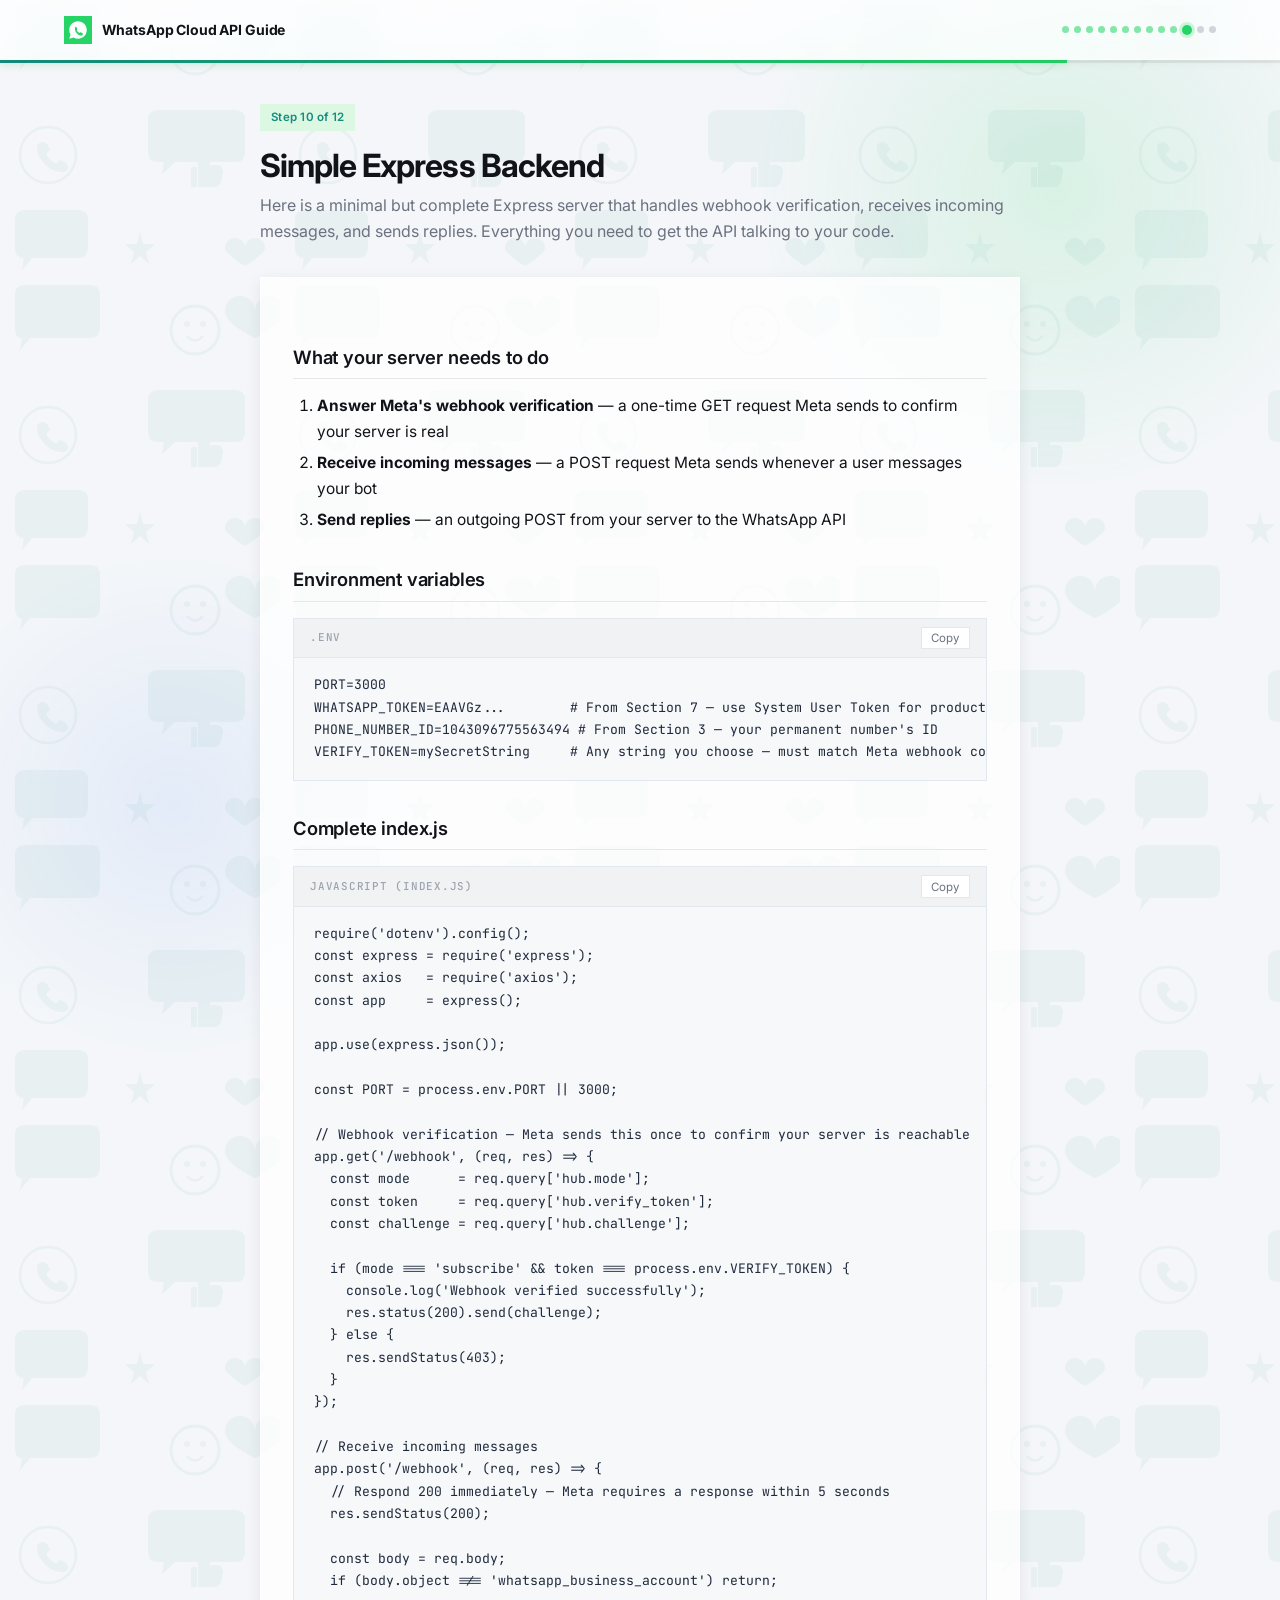
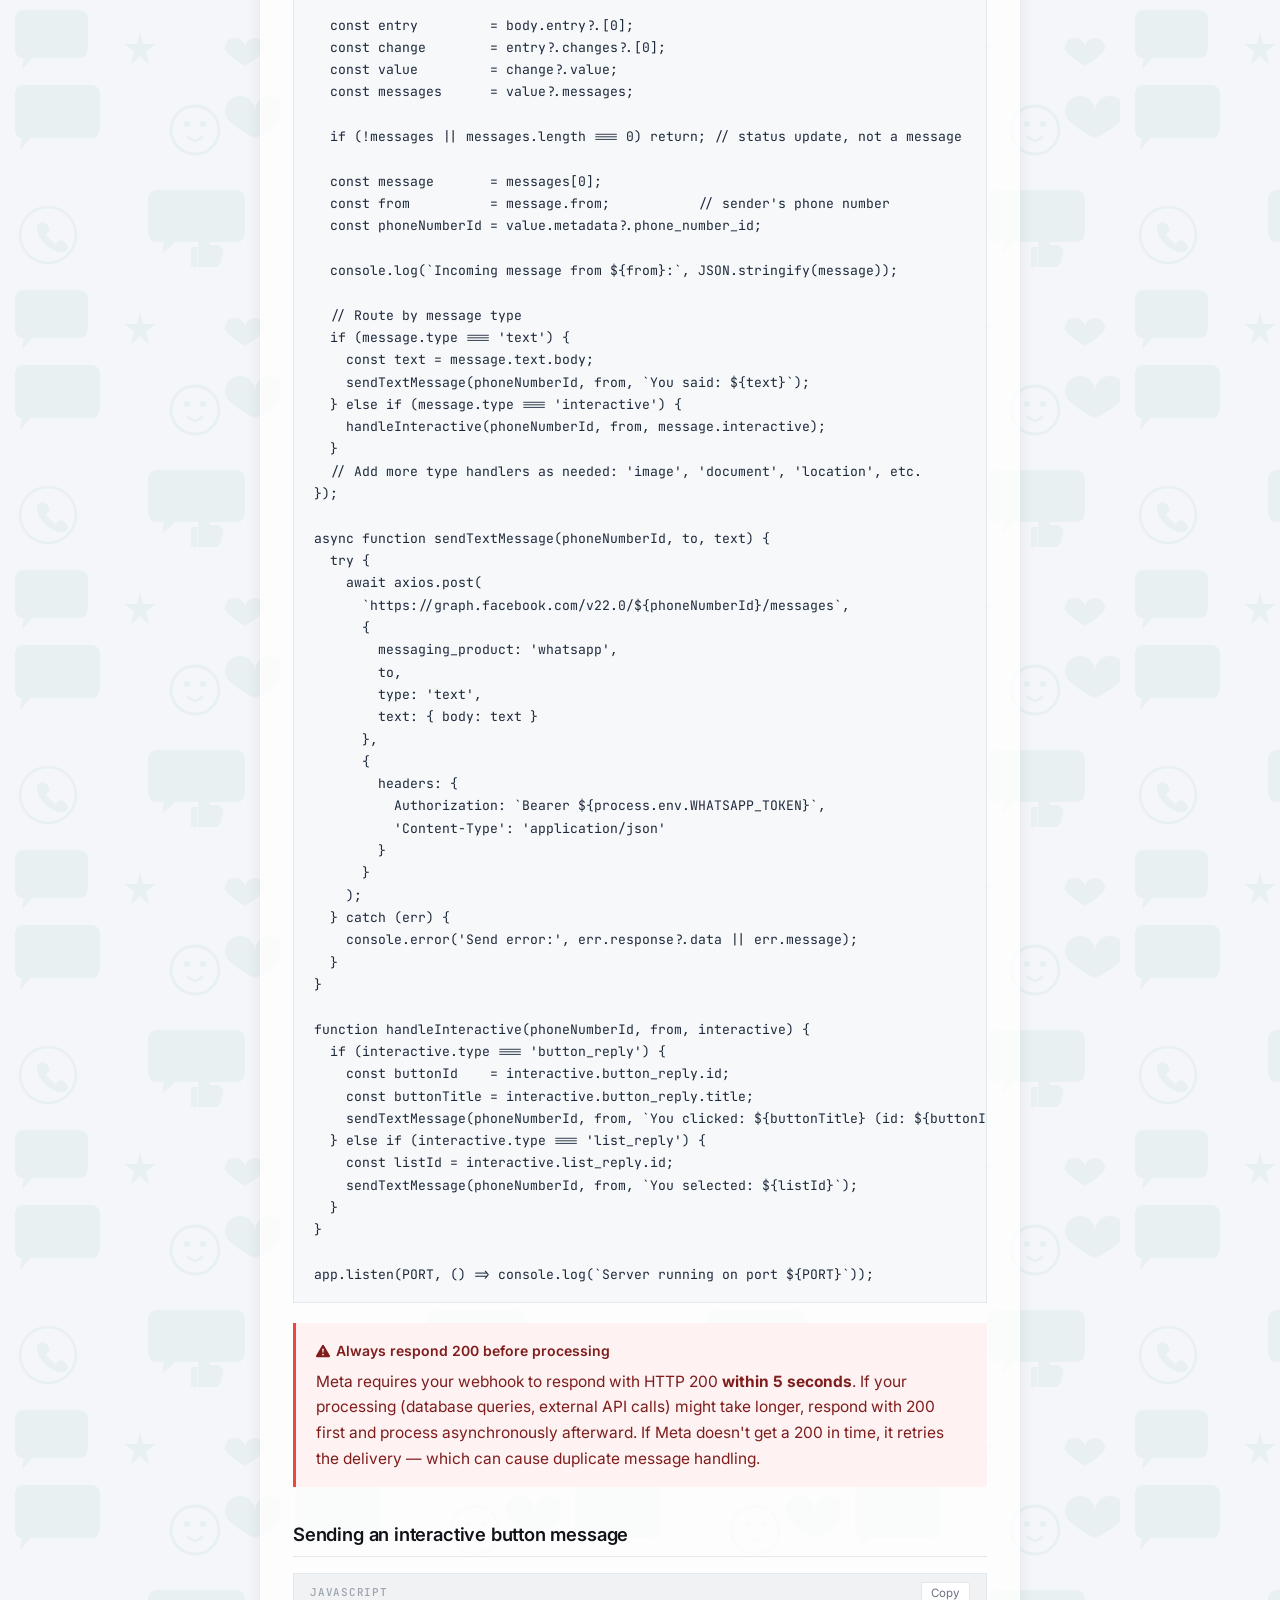
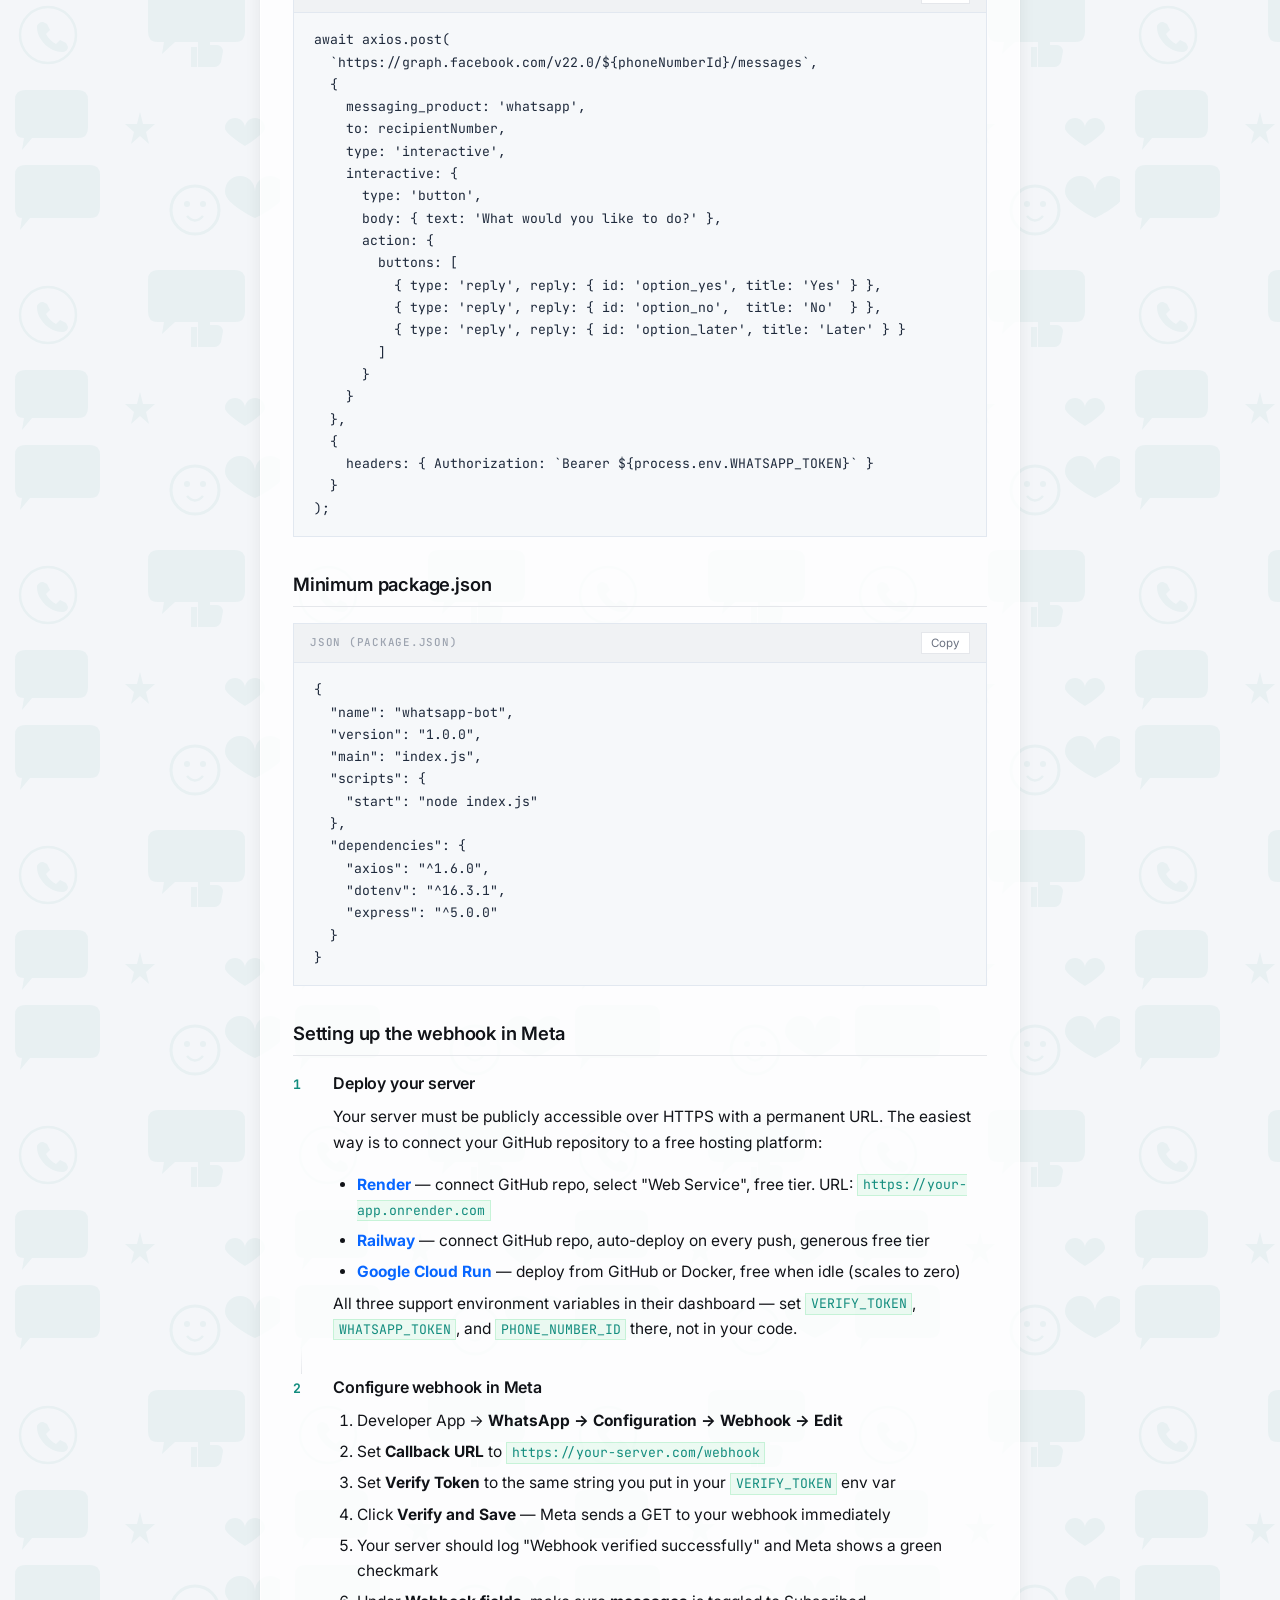
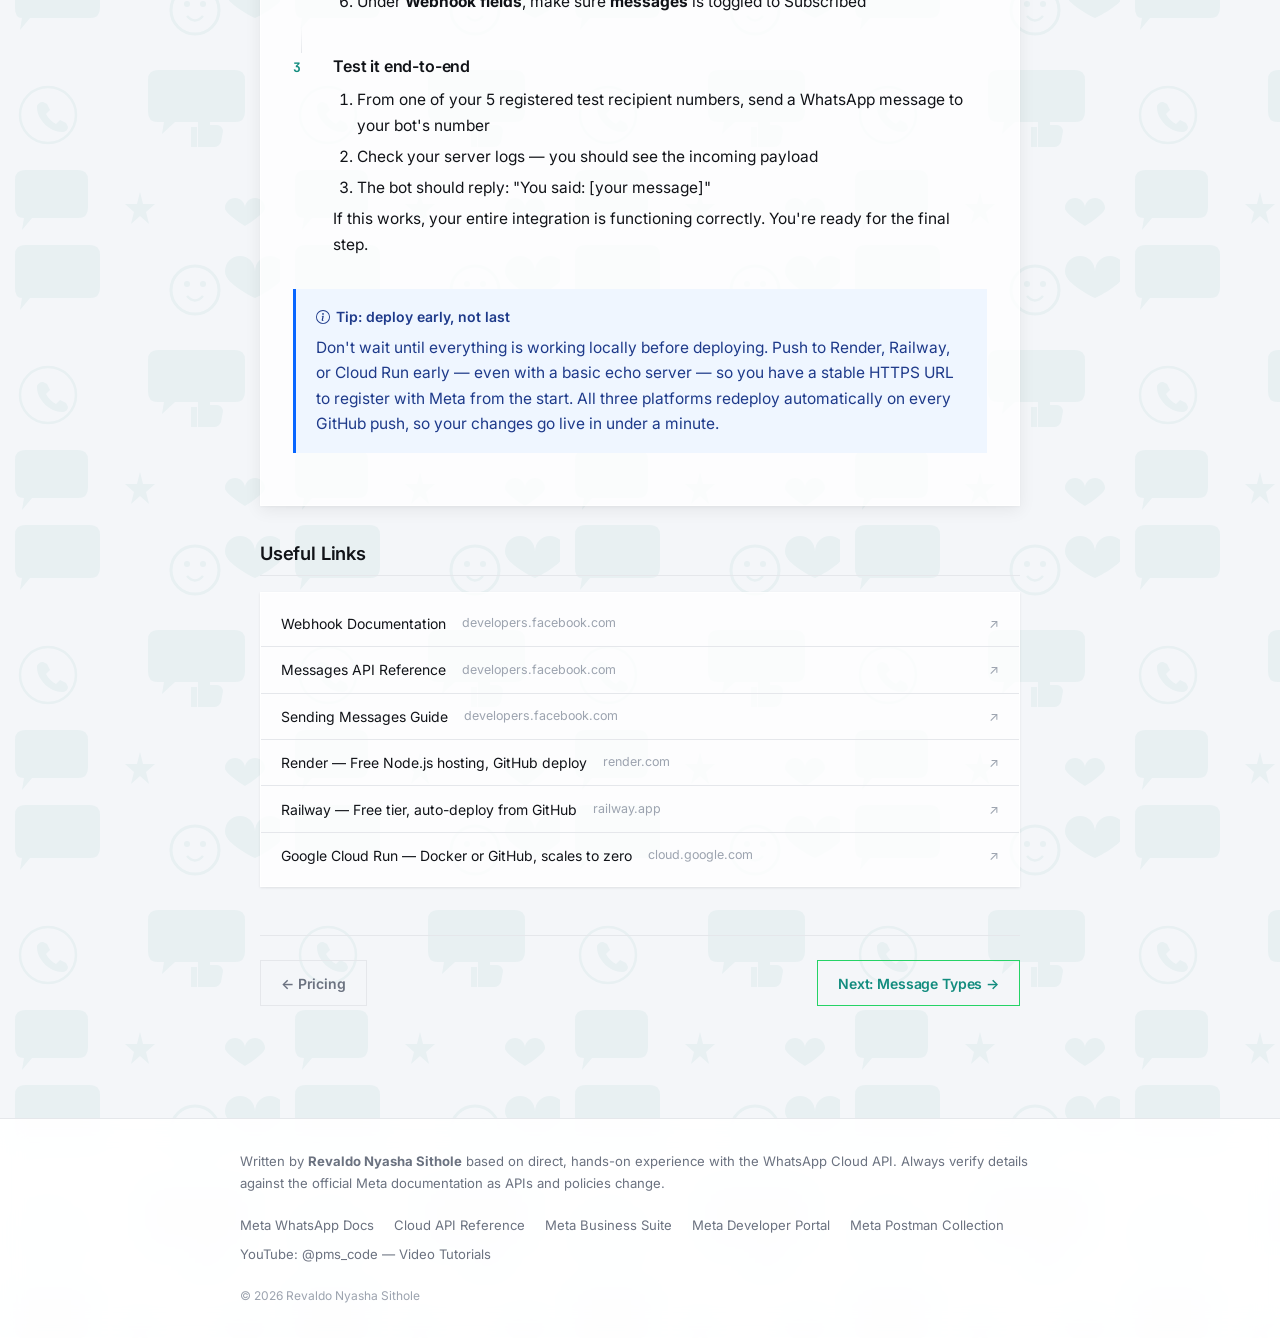
<file: pages/10-express-backend.html>
<!DOCTYPE html>
<html lang="en">
<head>
  <meta charset="UTF-8" />
  <meta name="viewport" content="width=device-width, initial-scale=1.0" />
  <title>Step 9 — Express Backend | WhatsApp Cloud API Guide</title>
  <link rel="icon" type="image/png" href="../images/whatsapp-icon.png" />
  <link rel="stylesheet" href="../css/style.css" />
</head>
<body>

<nav class="navbar">
  <div class="navbar-inner">
    <a href="../index.html" class="navbar-brand">
      <svg viewBox="0 0 32 32" fill="none" xmlns="http://www.w3.org/2000/svg"><rect width="32" height="32" fill="#25D366"/><path d="M16 6C10.477 6 6 10.477 6 16c0 1.89.52 3.66 1.43 5.18L6 26l4.95-1.41A9.93 9.93 0 0016 26c5.523 0 10-4.477 10-10S21.523 6 16 6z" fill="white"/><path d="M12.5 13c.2-.4.5-.7.9-.7.4 0 .7.1.9.5l.9 2c.1.3 0 .6-.2.8l-.6.7c.7 1.3 1.8 2.3 3.1 3l.7-.5c.2-.2.6-.2.8-.1l2 .9c.4.2.5.5.5.9 0 1-.9 1.9-1.9 1.9-2.9 0-7.1-4.2-7.1-7.4 0-.6.2-1.2.5-1.7" fill="#25D366"/></svg>
      <span>WhatsApp Cloud API Guide</span>
    </a>
    <div class="navbar-progress" id="progressDots"></div>
    <button class="nav-hamburger" id="navHamburger" aria-label="Open menu">
      <svg width="18" height="14" viewBox="0 0 18 14" fill="currentColor"><rect width="18" height="2" rx="1"/><rect y="6" width="18" height="2" rx="1"/><rect y="12" width="18" height="2" rx="1"/></svg>
    </button>
  </div>
</nav>
<div class="progress-bar-track"><div class="progress-bar-fill" id="progressFill"></div></div>
<nav class="nav-drawer" id="navDrawer"></nav>

<div class="page-wrapper">

  <span class="page-badge">Step 10 of 12</span>
  <h1>Simple Express Backend</h1>
  <p class="page-subtitle">Here is a minimal but complete Express server that handles webhook verification, receives incoming messages, and sends replies. Everything you need to get the API talking to your code.</p>

  <div class="card">

    <h2>What your server needs to do</h2>
    <ol>
      <li><strong>Answer Meta's webhook verification</strong> — a one-time GET request Meta sends to confirm your server is real</li>
      <li><strong>Receive incoming messages</strong> — a POST request Meta sends whenever a user messages your bot</li>
      <li><strong>Send replies</strong> — an outgoing POST from your server to the WhatsApp API</li>
    </ol>

    <h2>Environment variables</h2>
    <div class="code-block">
      <div class="code-block__header">
        <span class="code-lang">.env</span>
        <button class="copy-btn">Copy</button>
      </div>
      <pre><code>PORT=3000
WHATSAPP_TOKEN=EAAVGz...        # From Section 7 — use System User Token for production
PHONE_NUMBER_ID=1043096775563494 # From Section 3 — your permanent number's ID
VERIFY_TOKEN=mySecretString     # Any string you choose — must match Meta webhook config</code></pre>
    </div>

    <h2>Complete index.js</h2>

    <div class="code-block">
      <div class="code-block__header">
        <span class="code-lang">JavaScript (index.js)</span>
        <button class="copy-btn">Copy</button>
      </div>
      <pre><code>require('dotenv').config();
const express = require('express');
const axios   = require('axios');
const app     = express();

app.use(express.json());

const PORT = process.env.PORT || 3000;

// Webhook verification — Meta sends this once to confirm your server is reachable
app.get('/webhook', (req, res) => {
  const mode      = req.query['hub.mode'];
  const token     = req.query['hub.verify_token'];
  const challenge = req.query['hub.challenge'];

  if (mode === 'subscribe' && token === process.env.VERIFY_TOKEN) {
    console.log('Webhook verified successfully');
    res.status(200).send(challenge);
  } else {
    res.sendStatus(403);
  }
});

// Receive incoming messages
app.post('/webhook', (req, res) => {
  // Respond 200 immediately — Meta requires a response within 5 seconds
  res.sendStatus(200);

  const body = req.body;
  if (body.object !== 'whatsapp_business_account') return;

  const entry         = body.entry?.[0];
  const change        = entry?.changes?.[0];
  const value         = change?.value;
  const messages      = value?.messages;

  if (!messages || messages.length === 0) return; // status update, not a message

  const message       = messages[0];
  const from          = message.from;           // sender's phone number
  const phoneNumberId = value.metadata?.phone_number_id;

  console.log(`Incoming message from ${from}:`, JSON.stringify(message));

  // Route by message type
  if (message.type === 'text') {
    const text = message.text.body;
    sendTextMessage(phoneNumberId, from, `You said: ${text}`);
  } else if (message.type === 'interactive') {
    handleInteractive(phoneNumberId, from, message.interactive);
  }
  // Add more type handlers as needed: 'image', 'document', 'location', etc.
});

async function sendTextMessage(phoneNumberId, to, text) {
  try {
    await axios.post(
      `https://graph.facebook.com/v22.0/${phoneNumberId}/messages`,
      {
        messaging_product: 'whatsapp',
        to,
        type: 'text',
        text: { body: text }
      },
      {
        headers: {
          Authorization: `Bearer ${process.env.WHATSAPP_TOKEN}`,
          'Content-Type': 'application/json'
        }
      }
    );
  } catch (err) {
    console.error('Send error:', err.response?.data || err.message);
  }
}

function handleInteractive(phoneNumberId, from, interactive) {
  if (interactive.type === 'button_reply') {
    const buttonId    = interactive.button_reply.id;
    const buttonTitle = interactive.button_reply.title;
    sendTextMessage(phoneNumberId, from, `You clicked: ${buttonTitle} (id: ${buttonId})`);
  } else if (interactive.type === 'list_reply') {
    const listId = interactive.list_reply.id;
    sendTextMessage(phoneNumberId, from, `You selected: ${listId}`);
  }
}

app.listen(PORT, () => console.log(`Server running on port ${PORT}`));
</code></pre>
    </div>

    <div class="callout callout--danger">
      <div class="callout-title">
        <svg width="14" height="14" viewBox="0 0 16 16" fill="currentColor"><path d="M8.982 1.566a1.13 1.13 0 0 0-1.96 0L.165 13.233c-.457.778.091 1.767.98 1.767h13.713c.889 0 1.438-.99.98-1.767L8.982 1.566zM8 5c.535 0 .954.462.9.995l-.35 3.507a.552.552 0 0 1-1.1 0L7.1 5.995A.905.905 0 0 1 8 5zm.002 6a1 1 0 1 1 0 2 1 1 0 0 1 0-2z"/></svg>
        Always respond 200 before processing
      </div>
      <p>Meta requires your webhook to respond with HTTP 200 <strong>within 5 seconds</strong>. If your processing (database queries, external API calls) might take longer, respond with 200 first and process asynchronously afterward. If Meta doesn't get a 200 in time, it retries the delivery — which can cause duplicate message handling.</p>
    </div>

    <h2>Sending an interactive button message</h2>
    <div class="code-block">
      <div class="code-block__header">
        <span class="code-lang">JavaScript</span>
        <button class="copy-btn">Copy</button>
      </div>
      <pre><code>await axios.post(
  `https://graph.facebook.com/v22.0/${phoneNumberId}/messages`,
  {
    messaging_product: 'whatsapp',
    to: recipientNumber,
    type: 'interactive',
    interactive: {
      type: 'button',
      body: { text: 'What would you like to do?' },
      action: {
        buttons: [
          { type: 'reply', reply: { id: 'option_yes', title: 'Yes' } },
          { type: 'reply', reply: { id: 'option_no',  title: 'No'  } },
          { type: 'reply', reply: { id: 'option_later', title: 'Later' } }
        ]
      }
    }
  },
  {
    headers: { Authorization: `Bearer ${process.env.WHATSAPP_TOKEN}` }
  }
);</code></pre>
    </div>

    <h2>Minimum package.json</h2>
    <div class="code-block">
      <div class="code-block__header">
        <span class="code-lang">JSON (package.json)</span>
        <button class="copy-btn">Copy</button>
      </div>
      <pre><code>{
  "name": "whatsapp-bot",
  "version": "1.0.0",
  "main": "index.js",
  "scripts": {
    "start": "node index.js"
  },
  "dependencies": {
    "axios": "^1.6.0",
    "dotenv": "^16.3.1",
    "express": "^5.0.0"
  }
}</code></pre>
    </div>

    <h2>Setting up the webhook in Meta</h2>

    <div class="step">
      <div class="step-number">1</div>
      <div class="step-content">
        <h3>Deploy your server</h3>
        <p>Your server must be publicly accessible over HTTPS with a permanent URL. The easiest way is to connect your GitHub repository to a free hosting platform:</p>
        <ul>
          <li><strong><a href="https://render.com" target="_blank">Render</a></strong> — connect GitHub repo, select "Web Service", free tier. URL: <code>https://your-app.onrender.com</code></li>
          <li><strong><a href="https://railway.app" target="_blank">Railway</a></strong> — connect GitHub repo, auto-deploy on every push, generous free tier</li>
          <li><strong><a href="https://cloud.google.com/run" target="_blank">Google Cloud Run</a></strong> — deploy from GitHub or Docker, free when idle (scales to zero)</li>
        </ul>
        <p>All three support environment variables in their dashboard — set <code>VERIFY_TOKEN</code>, <code>WHATSAPP_TOKEN</code>, and <code>PHONE_NUMBER_ID</code> there, not in your code.</p>
      </div>
    </div>

    <div class="step">
      <div class="step-number">2</div>
      <div class="step-content">
        <h3>Configure webhook in Meta</h3>
        <ol>
          <li>Developer App → <strong>WhatsApp → Configuration → Webhook → Edit</strong></li>
          <li>Set <strong>Callback URL</strong> to <code>https://your-server.com/webhook</code></li>
          <li>Set <strong>Verify Token</strong> to the same string you put in your <code>VERIFY_TOKEN</code> env var</li>
          <li>Click <strong>Verify and Save</strong> — Meta sends a GET to your webhook immediately</li>
          <li>Your server should log "Webhook verified successfully" and Meta shows a green checkmark</li>
          <li>Under <strong>Webhook fields</strong>, make sure <strong>messages</strong> is toggled to Subscribed</li>
        </ol>
      </div>
    </div>

    <div class="step">
      <div class="step-number">3</div>
      <div class="step-content">
        <h3>Test it end-to-end</h3>
        <ol>
          <li>From one of your 5 registered test recipient numbers, send a WhatsApp message to your bot's number</li>
          <li>Check your server logs — you should see the incoming payload</li>
          <li>The bot should reply: "You said: [your message]"</li>
        </ol>
        <p>If this works, your entire integration is functioning correctly. You're ready for the final step.</p>
      </div>
    </div>

    <div class="callout callout--tip">
      <div class="callout-title">
        <svg width="14" height="14" viewBox="0 0 16 16" fill="currentColor"><path d="M8 15A7 7 0 1 1 8 1a7 7 0 0 1 0 14zm0 1A8 8 0 1 0 8 0a8 8 0 0 0 0 16z"/><path d="m8.93 6.588-2.29.287-.082.38.45.083c.294.07.352.176.288.469l-.738 3.468c-.194.897.105 1.319.808 1.319.545 0 1.178-.252 1.465-.598l.088-.416c-.2.176-.492.246-.686.246-.275 0-.375-.193-.304-.533L8.93 6.588zM9 4.5a1 1 0 1 1-2 0 1 1 0 0 1 2 0z"/></svg>
        Tip: deploy early, not last
      </div>
      <p>Don't wait until everything is working locally before deploying. Push to Render, Railway, or Cloud Run early — even with a basic echo server — so you have a stable HTTPS URL to register with Meta from the start. All three platforms redeploy automatically on every GitHub push, so your changes go live in under a minute.</p>
    </div>

  </div>

  <h2>Useful Links</h2>
  <div class="ref-card">
    <a href="https://developers.facebook.com/docs/whatsapp/cloud-api/webhooks" target="_blank">Webhook Documentation <span>developers.facebook.com</span></a>
    <a href="https://developers.facebook.com/docs/whatsapp/cloud-api/reference/messages" target="_blank">Messages API Reference <span>developers.facebook.com</span></a>
    <a href="https://developers.facebook.com/docs/whatsapp/cloud-api/guides/send-messages" target="_blank">Sending Messages Guide <span>developers.facebook.com</span></a>
    <a href="https://render.com" target="_blank">Render — Free Node.js hosting, GitHub deploy <span>render.com</span></a>
    <a href="https://railway.app" target="_blank">Railway — Free tier, auto-deploy from GitHub <span>railway.app</span></a>
    <a href="https://cloud.google.com/run" target="_blank">Google Cloud Run — Docker or GitHub, scales to zero <span>cloud.google.com</span></a>
  </div>

  <div class="page-nav">
    <a href="./8-pricing.html" class="btn btn--ghost">← Pricing</a>
    <a href="./11-message-types.html" class="btn btn--primary">Next: Message Types →</a>
  </div>

</div>

<footer class="site-footer">
  <div class="footer-inner">
    <p class="footer-note">Written by <strong>Revaldo Nyasha Sithole</strong> based on direct, hands-on experience with the WhatsApp Cloud API. Always verify details against the official Meta documentation as APIs and policies change.</p>
    <div class="footer-links">
      <a href="https://developers.facebook.com/docs/whatsapp" target="_blank">Meta WhatsApp Docs</a>
      <a href="https://developers.facebook.com/docs/whatsapp/cloud-api" target="_blank">Cloud API Reference</a>
      <a href="https://business.facebook.com" target="_blank">Meta Business Suite</a>
      <a href="https://developers.facebook.com" target="_blank">Meta Developer Portal</a>
      <a href="https://www.postman.com/meta/whatsapp-business-platform/collection/wlk6lh4/whatsapp-cloud-api" target="_blank">Meta Postman Collection</a>
      <a href="https://www.youtube.com/@pms_code/videos" target="_blank">YouTube: @pms_code — Video Tutorials</a>
    </div>
    <p class="footer-copy">&copy; 2026 Revaldo Nyasha Sithole</p>
  </div>
</footer>

<script src="../js/main.js"></script>
</body>
</html>
</file>
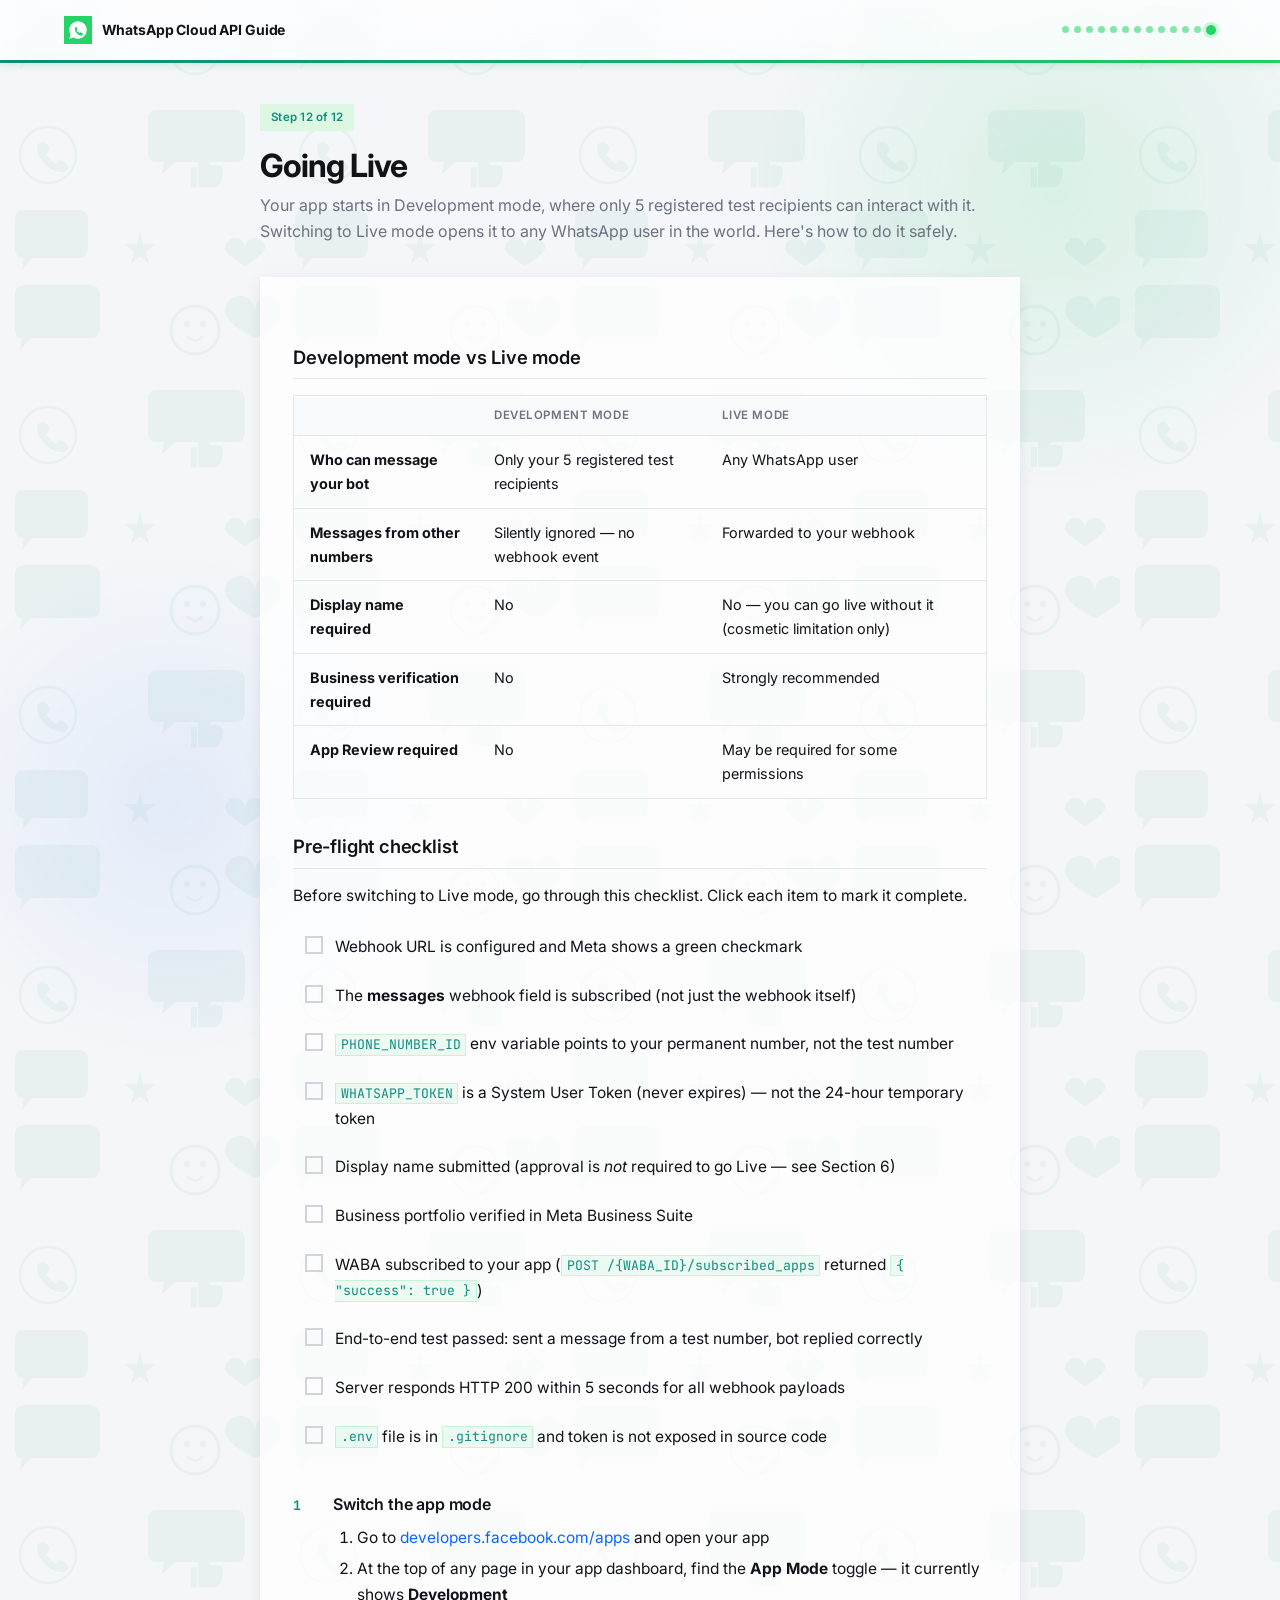
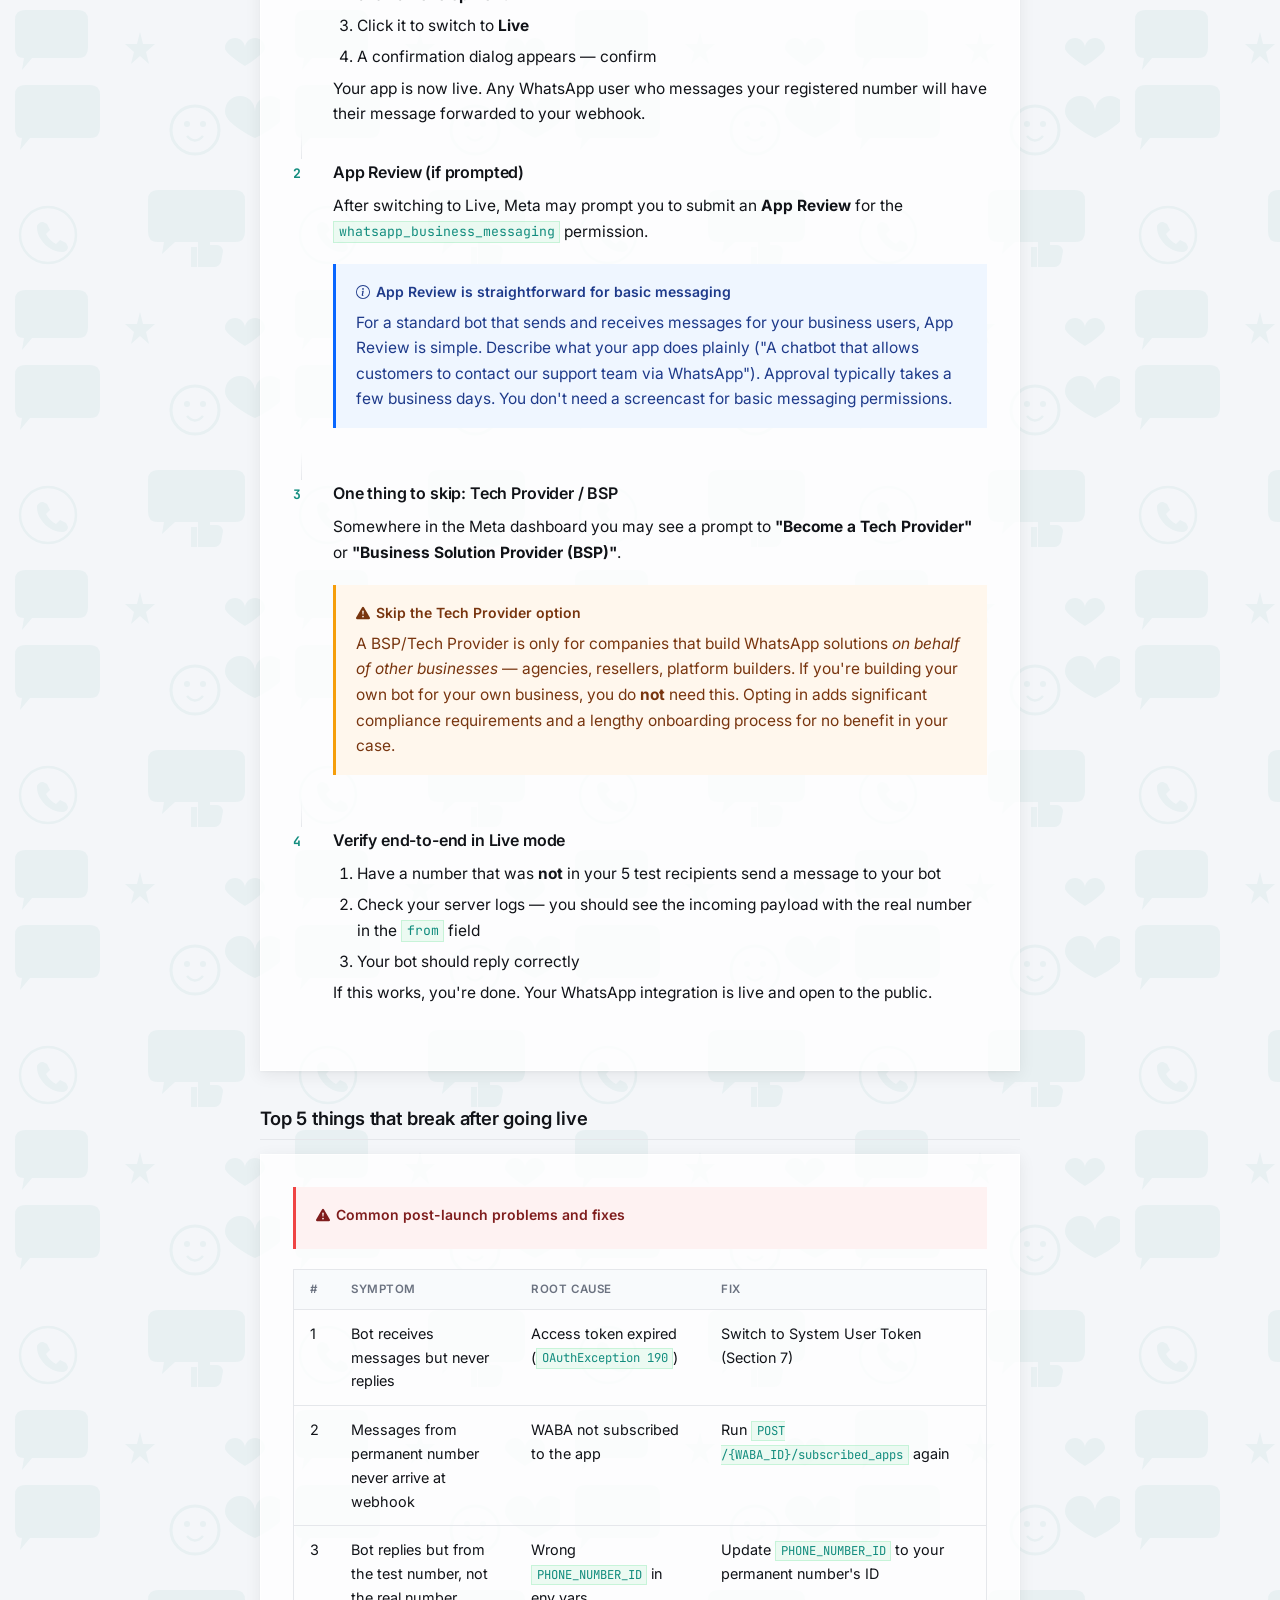
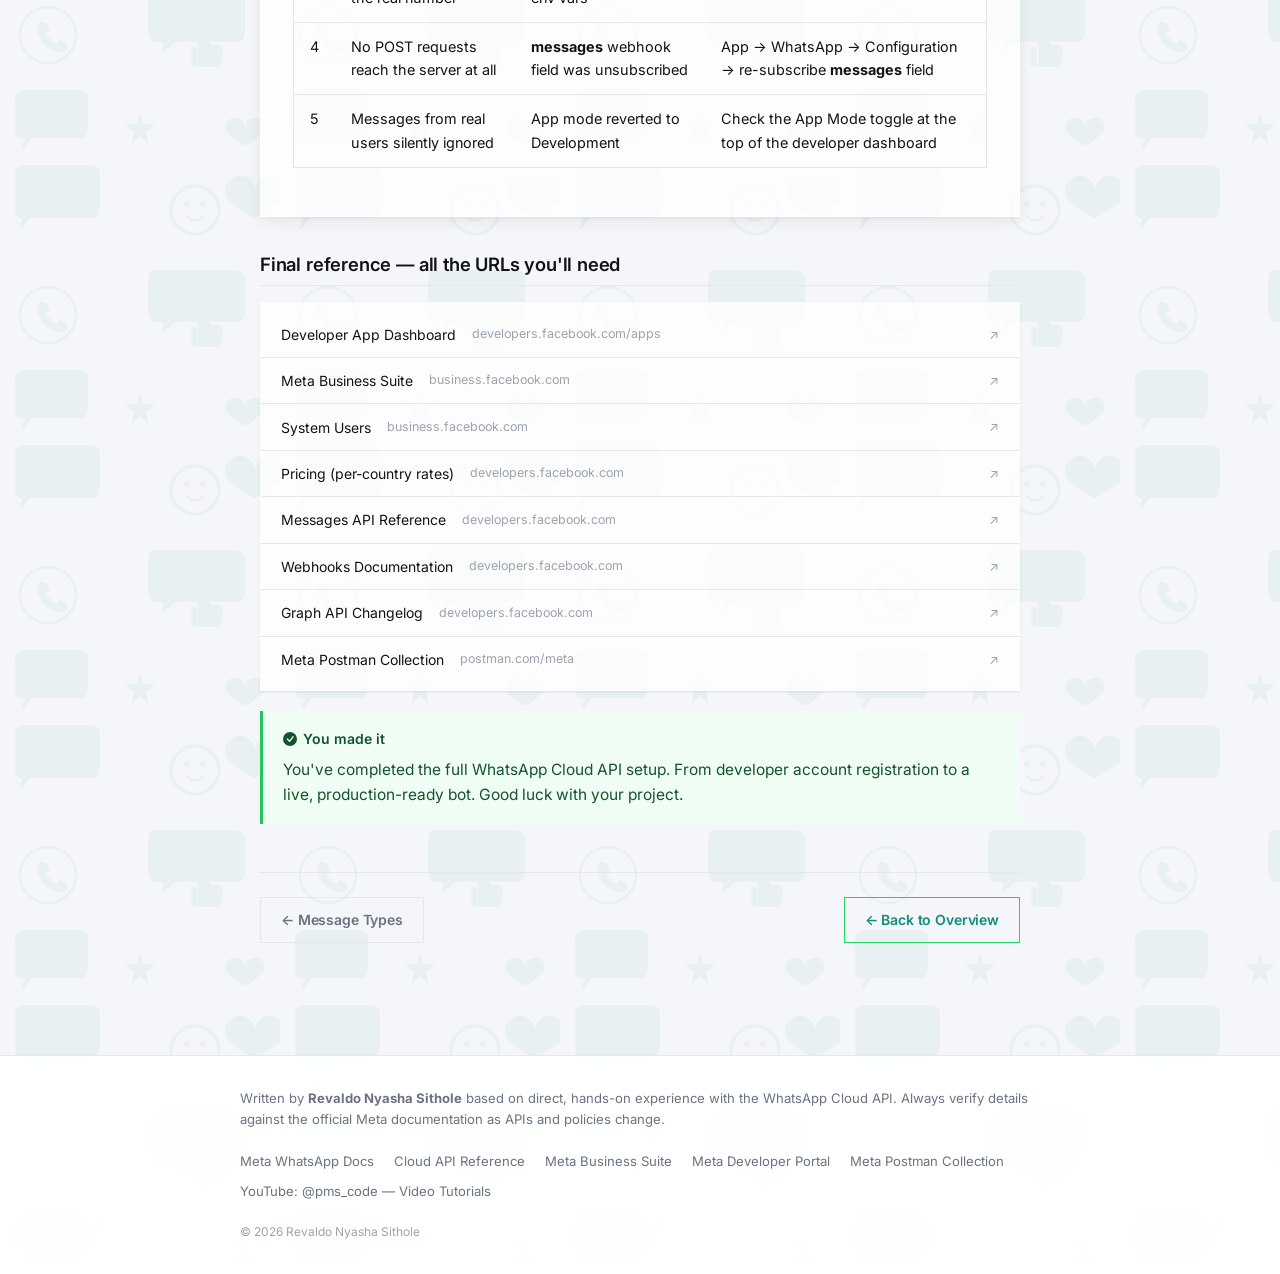
<file: pages/12-going-live.html>
<!DOCTYPE html>
<html lang="en">
<head>
  <meta charset="UTF-8" />
  <meta name="viewport" content="width=device-width, initial-scale=1.0" />
  <title>Step 10 — Going Live | WhatsApp Cloud API Guide</title>
  <link rel="icon" type="image/png" href="../images/whatsapp-icon.png" />
  <link rel="stylesheet" href="../css/style.css" />
</head>
<body>

<nav class="navbar">
  <div class="navbar-inner">
    <a href="../index.html" class="navbar-brand">
      <svg viewBox="0 0 32 32" fill="none" xmlns="http://www.w3.org/2000/svg"><rect width="32" height="32" fill="#25D366"/><path d="M16 6C10.477 6 6 10.477 6 16c0 1.89.52 3.66 1.43 5.18L6 26l4.95-1.41A9.93 9.93 0 0016 26c5.523 0 10-4.477 10-10S21.523 6 16 6z" fill="white"/><path d="M12.5 13c.2-.4.5-.7.9-.7.4 0 .7.1.9.5l.9 2c.1.3 0 .6-.2.8l-.6.7c.7 1.3 1.8 2.3 3.1 3l.7-.5c.2-.2.6-.2.8-.1l2 .9c.4.2.5.5.5.9 0 1-.9 1.9-1.9 1.9-2.9 0-7.1-4.2-7.1-7.4 0-.6.2-1.2.5-1.7" fill="#25D366"/></svg>
      <span>WhatsApp Cloud API Guide</span>
    </a>
    <div class="navbar-progress" id="progressDots"></div>
    <button class="nav-hamburger" id="navHamburger" aria-label="Open menu">
      <svg width="18" height="14" viewBox="0 0 18 14" fill="currentColor"><rect width="18" height="2" rx="1"/><rect y="6" width="18" height="2" rx="1"/><rect y="12" width="18" height="2" rx="1"/></svg>
    </button>
  </div>
</nav>
<div class="progress-bar-track"><div class="progress-bar-fill" id="progressFill"></div></div>
<nav class="nav-drawer" id="navDrawer"></nav>

<div class="page-wrapper">

  <span class="page-badge">Step 12 of 12</span>
  <h1>Going Live</h1>
  <p class="page-subtitle">Your app starts in Development mode, where only 5 registered test recipients can interact with it. Switching to Live mode opens it to any WhatsApp user in the world. Here's how to do it safely.</p>

  <div class="card">

    <h2>Development mode vs Live mode</h2>
    <div class="table-wrapper">
      <table>
        <thead>
          <tr><th></th><th>Development Mode</th><th>Live Mode</th></tr>
        </thead>
        <tbody>
          <tr><td><strong>Who can message your bot</strong></td><td>Only your 5 registered test recipients</td><td>Any WhatsApp user</td></tr>
          <tr><td><strong>Messages from other numbers</strong></td><td>Silently ignored — no webhook event</td><td>Forwarded to your webhook</td></tr>
          <tr><td><strong>Display name required</strong></td><td>No</td><td>No — you can go live without it (cosmetic limitation only)</td></tr>
          <tr><td><strong>Business verification required</strong></td><td>No</td><td>Strongly recommended</td></tr>
          <tr><td><strong>App Review required</strong></td><td>No</td><td>May be required for some permissions</td></tr>
        </tbody>
      </table>
    </div>

    <h2>Pre-flight checklist</h2>
    <p>Before switching to Live mode, go through this checklist. Click each item to mark it complete.</p>

    <ul class="checklist">
      <li><div class="checklist-box"></div><span>Webhook URL is configured and Meta shows a green checkmark</span></li>
      <li><div class="checklist-box"></div><span>The <strong>messages</strong> webhook field is subscribed (not just the webhook itself)</span></li>
      <li><div class="checklist-box"></div><span><code>PHONE_NUMBER_ID</code> env variable points to your permanent number, not the test number</span></li>
      <li><div class="checklist-box"></div><span><code>WHATSAPP_TOKEN</code> is a System User Token (never expires) — not the 24-hour temporary token</span></li>
      <li><div class="checklist-box"></div><span>Display name submitted (approval is <em>not</em> required to go Live — see Section 6)</span></li>
      <li><div class="checklist-box"></div><span>Business portfolio verified in Meta Business Suite</span></li>
      <li><div class="checklist-box"></div><span>WABA subscribed to your app (<code>POST /{WABA_ID}/subscribed_apps</code> returned <code>{ "success": true }</code>)</span></li>
      <li><div class="checklist-box"></div><span>End-to-end test passed: sent a message from a test number, bot replied correctly</span></li>
      <li><div class="checklist-box"></div><span>Server responds HTTP 200 within 5 seconds for all webhook payloads</span></li>
      <li><div class="checklist-box"></div><span><code>.env</code> file is in <code>.gitignore</code> and token is not exposed in source code</span></li>
    </ul>

    <div class="step" style="margin-top:2rem">
      <div class="step-number">1</div>
      <div class="step-content">
        <h3>Switch the app mode</h3>
        <ol>
          <li>Go to <a href="https://developers.facebook.com/apps" target="_blank">developers.facebook.com/apps</a> and open your app</li>
          <li>At the top of any page in your app dashboard, find the <strong>App Mode</strong> toggle — it currently shows <strong>Development</strong></li>
          <li>Click it to switch to <strong>Live</strong></li>
          <li>A confirmation dialog appears — confirm</li>
        </ol>
        <p>Your app is now live. Any WhatsApp user who messages your registered number will have their message forwarded to your webhook.</p>
      </div>
    </div>

    <div class="step">
      <div class="step-number">2</div>
      <div class="step-content">
        <h3>App Review (if prompted)</h3>
        <p>After switching to Live, Meta may prompt you to submit an <strong>App Review</strong> for the <code>whatsapp_business_messaging</code> permission.</p>

        <div class="callout callout--tip">
          <div class="callout-title">
            <svg width="14" height="14" viewBox="0 0 16 16" fill="currentColor"><path d="M8 15A7 7 0 1 1 8 1a7 7 0 0 1 0 14zm0 1A8 8 0 1 0 8 0a8 8 0 0 0 0 16z"/><path d="m8.93 6.588-2.29.287-.082.38.45.083c.294.07.352.176.288.469l-.738 3.468c-.194.897.105 1.319.808 1.319.545 0 1.178-.252 1.465-.598l.088-.416c-.2.176-.492.246-.686.246-.275 0-.375-.193-.304-.533L8.93 6.588zM9 4.5a1 1 0 1 1-2 0 1 1 0 0 1 2 0z"/></svg>
            App Review is straightforward for basic messaging
          </div>
          <p>For a standard bot that sends and receives messages for your business users, App Review is simple. Describe what your app does plainly ("A chatbot that allows customers to contact our support team via WhatsApp"). Approval typically takes a few business days. You don't need a screencast for basic messaging permissions.</p>
        </div>
      </div>
    </div>

    <div class="step">
      <div class="step-number">3</div>
      <div class="step-content">
        <h3>One thing to skip: Tech Provider / BSP</h3>
        <p>Somewhere in the Meta dashboard you may see a prompt to <strong>"Become a Tech Provider"</strong> or <strong>"Business Solution Provider (BSP)"</strong>.</p>

        <div class="callout callout--warning">
          <div class="callout-title">
            <svg width="14" height="14" viewBox="0 0 16 16" fill="currentColor"><path d="M8.982 1.566a1.13 1.13 0 0 0-1.96 0L.165 13.233c-.457.778.091 1.767.98 1.767h13.713c.889 0 1.438-.99.98-1.767L8.982 1.566zM8 5c.535 0 .954.462.9.995l-.35 3.507a.552.552 0 0 1-1.1 0L7.1 5.995A.905.905 0 0 1 8 5zm.002 6a1 1 0 1 1 0 2 1 1 0 0 1 0-2z"/></svg>
            Skip the Tech Provider option
          </div>
          <p>A BSP/Tech Provider is only for companies that build WhatsApp solutions <em>on behalf of other businesses</em> — agencies, resellers, platform builders. If you're building your own bot for your own business, you do <strong>not</strong> need this. Opting in adds significant compliance requirements and a lengthy onboarding process for no benefit in your case.</p>
        </div>
      </div>
    </div>

    <div class="step">
      <div class="step-number">4</div>
      <div class="step-content">
        <h3>Verify end-to-end in Live mode</h3>
        <ol>
          <li>Have a number that was <strong>not</strong> in your 5 test recipients send a message to your bot</li>
          <li>Check your server logs — you should see the incoming payload with the real number in the <code>from</code> field</li>
          <li>Your bot should reply correctly</li>
        </ol>
        <p>If this works, you're done. Your WhatsApp integration is live and open to the public.</p>
      </div>
    </div>

  </div>

  <h2>Top 5 things that break after going live</h2>

  <div class="card">
    <div class="callout callout--danger" style="margin-top:0">
      <div class="callout-title">
        <svg width="14" height="14" viewBox="0 0 16 16" fill="currentColor"><path d="M8.982 1.566a1.13 1.13 0 0 0-1.96 0L.165 13.233c-.457.778.091 1.767.98 1.767h13.713c.889 0 1.438-.99.98-1.767L8.982 1.566zM8 5c.535 0 .954.462.9.995l-.35 3.507a.552.552 0 0 1-1.1 0L7.1 5.995A.905.905 0 0 1 8 5zm.002 6a1 1 0 1 1 0 2 1 1 0 0 1 0-2z"/></svg>
        Common post-launch problems and fixes
      </div>
    </div>

    <div class="table-wrapper">
      <table>
        <thead><tr><th>#</th><th>Symptom</th><th>Root cause</th><th>Fix</th></tr></thead>
        <tbody>
          <tr>
            <td>1</td>
            <td>Bot receives messages but never replies</td>
            <td>Access token expired (<code>OAuthException 190</code>)</td>
            <td>Switch to System User Token (Section 7)</td>
          </tr>
          <tr>
            <td>2</td>
            <td>Messages from permanent number never arrive at webhook</td>
            <td>WABA not subscribed to the app</td>
            <td>Run <code>POST /{WABA_ID}/subscribed_apps</code> again</td>
          </tr>
          <tr>
            <td>3</td>
            <td>Bot replies but from the test number, not the real number</td>
            <td>Wrong <code>PHONE_NUMBER_ID</code> in env vars</td>
            <td>Update <code>PHONE_NUMBER_ID</code> to your permanent number's ID</td>
          </tr>
          <tr>
            <td>4</td>
            <td>No POST requests reach the server at all</td>
            <td><strong>messages</strong> webhook field was unsubscribed</td>
            <td>App → WhatsApp → Configuration → re-subscribe <strong>messages</strong> field</td>
          </tr>
          <tr>
            <td>5</td>
            <td>Messages from real users silently ignored</td>
            <td>App mode reverted to Development</td>
            <td>Check the App Mode toggle at the top of the developer dashboard</td>
          </tr>
        </tbody>
      </table>
    </div>
  </div>

  <h2>Final reference — all the URLs you'll need</h2>
  <div class="ref-card">
    <a href="https://developers.facebook.com/apps" target="_blank">Developer App Dashboard <span>developers.facebook.com/apps</span></a>
    <a href="https://business.facebook.com" target="_blank">Meta Business Suite <span>business.facebook.com</span></a>
    <a href="https://business.facebook.com/settings/system-users" target="_blank">System Users <span>business.facebook.com</span></a>
    <a href="https://developers.facebook.com/docs/whatsapp/pricing" target="_blank">Pricing (per-country rates) <span>developers.facebook.com</span></a>
    <a href="https://developers.facebook.com/docs/whatsapp/cloud-api/reference/messages" target="_blank">Messages API Reference <span>developers.facebook.com</span></a>
    <a href="https://developers.facebook.com/docs/whatsapp/cloud-api/webhooks" target="_blank">Webhooks Documentation <span>developers.facebook.com</span></a>
    <a href="https://developers.facebook.com/docs/graph-api/changelog" target="_blank">Graph API Changelog <span>developers.facebook.com</span></a>
    <a href="https://www.postman.com/meta/whatsapp-business-platform/collection/wlk6lh4/whatsapp-cloud-api" target="_blank">Meta Postman Collection <span>postman.com/meta</span></a>
  </div>

  <div class="callout callout--success">
    <div class="callout-title">
      <svg width="14" height="14" viewBox="0 0 16 16" fill="currentColor"><path d="M16 8A8 8 0 1 1 0 8a8 8 0 0 1 16 0zm-3.97-3.03a.75.75 0 0 0-1.08.022L7.477 9.417 5.384 7.323a.75.75 0 0 0-1.06 1.06L6.97 11.03a.75.75 0 0 0 1.079-.02l3.992-4.99a.75.75 0 0 0-.01-1.05z"/></svg>
      You made it
    </div>
    <p>You've completed the full WhatsApp Cloud API setup. From developer account registration to a live, production-ready bot. Good luck with your project.</p>
  </div>

  <div class="page-nav">
    <a href="./11-message-types.html" class="btn btn--ghost">← Message Types</a>
    <a href="../index.html" class="btn btn--primary">← Back to Overview</a>
  </div>

</div>

<footer class="site-footer">
  <div class="footer-inner">
    <p class="footer-note">Written by <strong>Revaldo Nyasha Sithole</strong> based on direct, hands-on experience with the WhatsApp Cloud API. Always verify details against the official Meta documentation as APIs and policies change.</p>
    <div class="footer-links">
      <a href="https://developers.facebook.com/docs/whatsapp" target="_blank">Meta WhatsApp Docs</a>
      <a href="https://developers.facebook.com/docs/whatsapp/cloud-api" target="_blank">Cloud API Reference</a>
      <a href="https://business.facebook.com" target="_blank">Meta Business Suite</a>
      <a href="https://developers.facebook.com" target="_blank">Meta Developer Portal</a>
      <a href="https://www.postman.com/meta/whatsapp-business-platform/collection/wlk6lh4/whatsapp-cloud-api" target="_blank">Meta Postman Collection</a>
      <a href="https://www.youtube.com/@pms_code/videos" target="_blank">YouTube: @pms_code — Video Tutorials</a>
    </div>
    <p class="footer-copy">&copy; 2026 Revaldo Nyasha Sithole</p>
  </div>
</footer>

<script src="../js/main.js"></script>
</body>
</html>
</file>
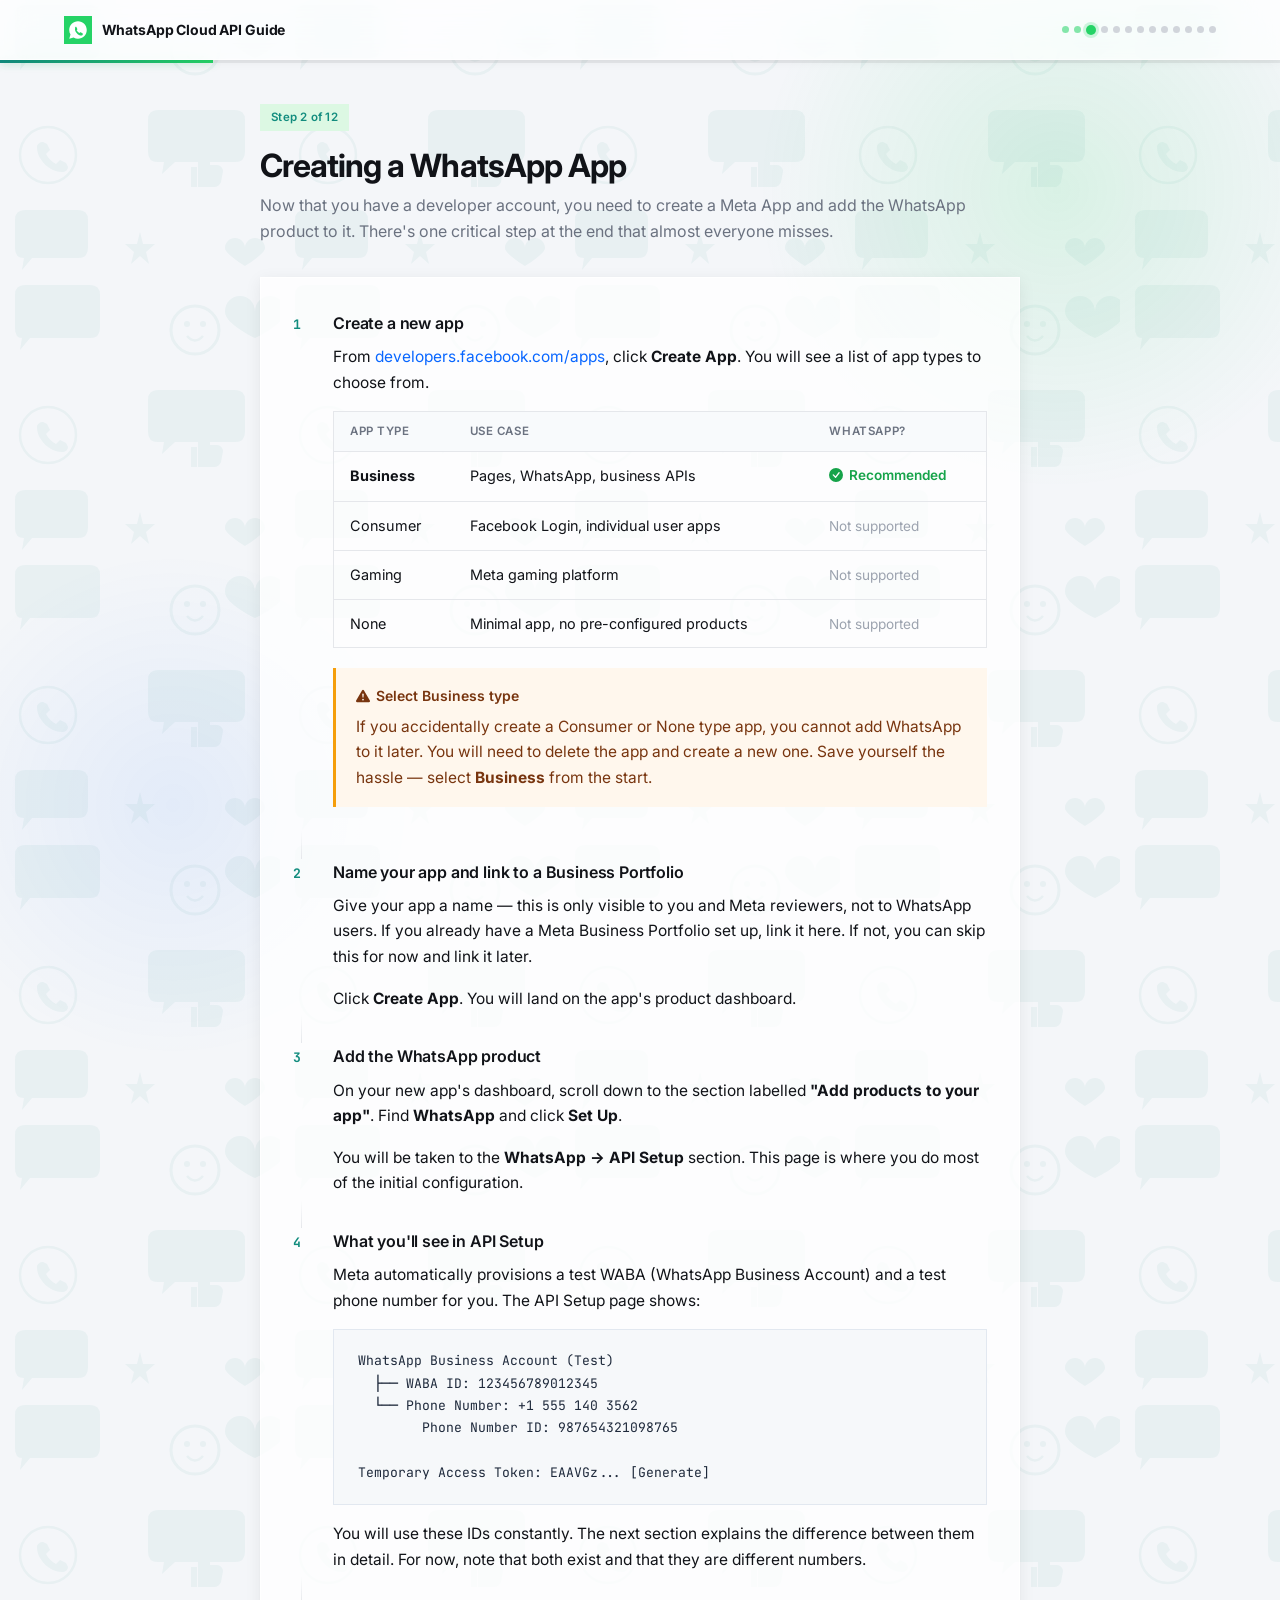
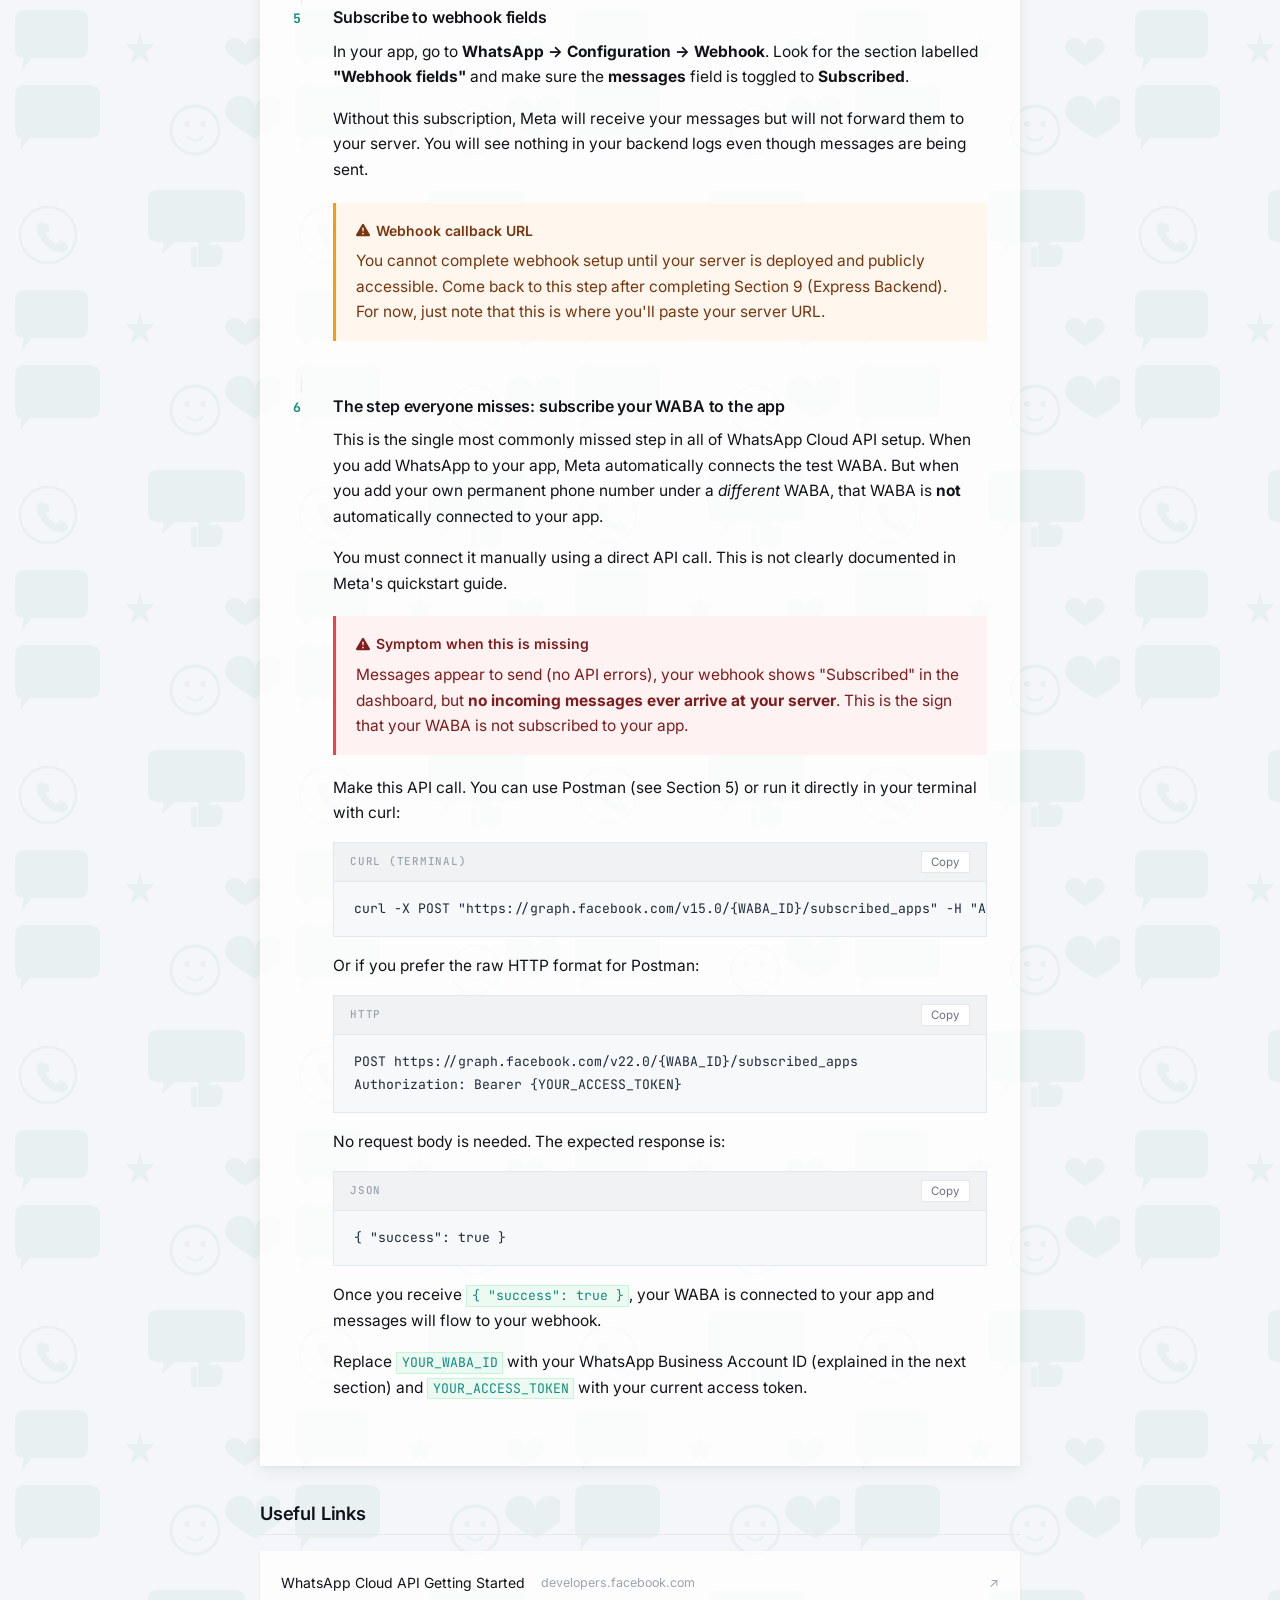
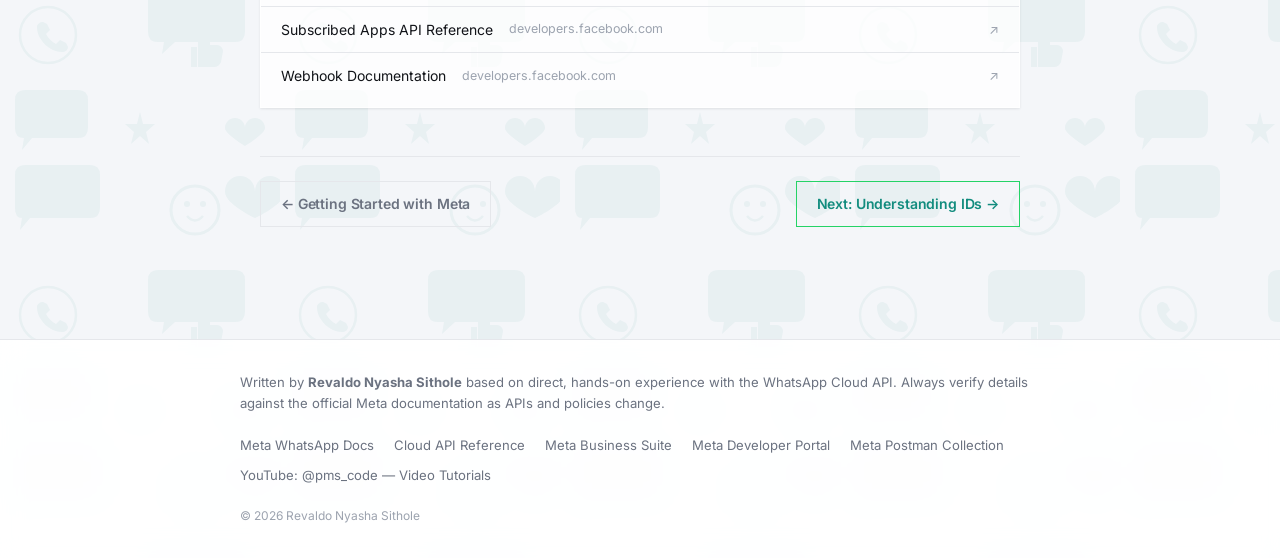
<file: pages/2-create-app.html>
<!DOCTYPE html>
<html lang="en">
<head>
  <meta charset="UTF-8" />
  <meta name="viewport" content="width=device-width, initial-scale=1.0" />
  <title>Step 2 — Creating a WhatsApp App | WhatsApp Cloud API Guide</title>
  <link rel="icon" type="image/png" href="../images/whatsapp-icon.png" />
  <link rel="stylesheet" href="../css/style.css" />
</head>
<body>

<nav class="navbar">
  <div class="navbar-inner">
    <a href="../index.html" class="navbar-brand">
      <svg viewBox="0 0 32 32" fill="none" xmlns="http://www.w3.org/2000/svg"><rect width="32" height="32" fill="#25D366"/><path d="M16 6C10.477 6 6 10.477 6 16c0 1.89.52 3.66 1.43 5.18L6 26l4.95-1.41A9.93 9.93 0 0016 26c5.523 0 10-4.477 10-10S21.523 6 16 6z" fill="white"/><path d="M12.5 13c.2-.4.5-.7.9-.7.4 0 .7.1.9.5l.9 2c.1.3 0 .6-.2.8l-.6.7c.7 1.3 1.8 2.3 3.1 3l.7-.5c.2-.2.6-.2.8-.1l2 .9c.4.2.5.5.5.9 0 1-.9 1.9-1.9 1.9-2.9 0-7.1-4.2-7.1-7.4 0-.6.2-1.2.5-1.7" fill="#25D366"/></svg>
      <span>WhatsApp Cloud API Guide</span>
    </a>
    <div class="navbar-progress" id="progressDots"></div>
    <button class="nav-hamburger" id="navHamburger" aria-label="Open menu">
      <svg width="18" height="14" viewBox="0 0 18 14" fill="currentColor"><rect width="18" height="2" rx="1"/><rect y="6" width="18" height="2" rx="1"/><rect y="12" width="18" height="2" rx="1"/></svg>
    </button>
  </div>
</nav>
<div class="progress-bar-track"><div class="progress-bar-fill" id="progressFill"></div></div>
<nav class="nav-drawer" id="navDrawer"></nav>

<div class="page-wrapper">

  <span class="page-badge">Step 2 of 12</span>
  <h1>Creating a WhatsApp App</h1>
  <p class="page-subtitle">Now that you have a developer account, you need to create a Meta App and add the WhatsApp product to it. There's one critical step at the end that almost everyone misses.</p>

  <div class="card">

    <div class="step">
      <div class="step-number">1</div>
      <div class="step-content">
        <h3>Create a new app</h3>
        <p>From <a href="https://developers.facebook.com/apps" target="_blank">developers.facebook.com/apps</a>, click <strong>Create App</strong>. You will see a list of app types to choose from.</p>

        <div class="table-wrapper">
          <table>
            <thead>
              <tr><th>App Type</th><th>Use Case</th><th>WhatsApp?</th></tr>
            </thead>
            <tbody>
              <tr><td><strong>Business</strong></td><td>Pages, WhatsApp, business APIs</td><td><span style="display:inline-flex;align-items:center;gap:.35rem;color:#16a34a;font-weight:600;font-size:.85rem;"><svg width="14" height="14" viewBox="0 0 16 16" fill="currentColor"><path d="M16 8A8 8 0 1 1 0 8a8 8 0 0 1 16 0zm-3.97-3.03a.75.75 0 0 0-1.08.022L7.477 9.417 5.384 7.323a.75.75 0 0 0-1.06 1.06L6.97 11.03a.75.75 0 0 0 1.079-.02l3.992-4.99a.75.75 0 0 0-.01-1.05z"/></svg>Recommended</span></td></tr>
              <tr><td>Consumer</td><td>Facebook Login, individual user apps</td><td><span style="color:#9ca3af;font-size:.85rem;">Not supported</span></td></tr>
              <tr><td>Gaming</td><td>Meta gaming platform</td><td><span style="color:#9ca3af;font-size:.85rem;">Not supported</span></td></tr>
              <tr><td>None</td><td>Minimal app, no pre-configured products</td><td><span style="color:#9ca3af;font-size:.85rem;">Not supported</span></td></tr>
            </tbody>
          </table>
        </div>

        <div class="callout callout--warning">
          <div class="callout-title">
            <svg width="14" height="14" viewBox="0 0 16 16" fill="currentColor"><path d="M8.982 1.566a1.13 1.13 0 0 0-1.96 0L.165 13.233c-.457.778.091 1.767.98 1.767h13.713c.889 0 1.438-.99.98-1.767L8.982 1.566zM8 5c.535 0 .954.462.9.995l-.35 3.507a.552.552 0 0 1-1.1 0L7.1 5.995A.905.905 0 0 1 8 5zm.002 6a1 1 0 1 1 0 2 1 1 0 0 1 0-2z"/></svg>
            Select Business type
          </div>
          <p>If you accidentally create a Consumer or None type app, you cannot add WhatsApp to it later. You will need to delete the app and create a new one. Save yourself the hassle — select <strong>Business</strong> from the start.</p>
        </div>
      </div>
    </div>

    <div class="step">
      <div class="step-number">2</div>
      <div class="step-content">
        <h3>Name your app and link to a Business Portfolio</h3>
        <p>Give your app a name — this is only visible to you and Meta reviewers, not to WhatsApp users. If you already have a Meta Business Portfolio set up, link it here. If not, you can skip this for now and link it later.</p>
        <p>Click <strong>Create App</strong>. You will land on the app's product dashboard.</p>
      </div>
    </div>

    <div class="step">
      <div class="step-number">3</div>
      <div class="step-content">
        <h3>Add the WhatsApp product</h3>
        <p>On your new app's dashboard, scroll down to the section labelled <strong>"Add products to your app"</strong>. Find <strong>WhatsApp</strong> and click <strong>Set Up</strong>.</p>
        <p>You will be taken to the <strong>WhatsApp → API Setup</strong> section. This page is where you do most of the initial configuration.</p>
      </div>
    </div>

    <div class="step">
      <div class="step-number">4</div>
      <div class="step-content">
        <h3>What you'll see in API Setup</h3>
        <p>Meta automatically provisions a test WABA (WhatsApp Business Account) and a test phone number for you. The API Setup page shows:</p>
        <div class="diagram">WhatsApp Business Account (Test)
  ├── WABA ID: 123456789012345
  └── Phone Number: +1 555 140 3562
        Phone Number ID: 987654321098765

Temporary Access Token: EAAVGz... [Generate]
</div>
        <p>You will use these IDs constantly. The next section explains the difference between them in detail. For now, note that both exist and that they are different numbers.</p>
      </div>
    </div>

    <div class="step">
      <div class="step-number">5</div>
      <div class="step-content">
        <h3>Subscribe to webhook fields</h3>
        <p>In your app, go to <strong>WhatsApp → Configuration → Webhook</strong>. Look for the section labelled <strong>"Webhook fields"</strong> and make sure the <strong>messages</strong> field is toggled to <strong>Subscribed</strong>.</p>
        <p>Without this subscription, Meta will receive your messages but will not forward them to your server. You will see nothing in your backend logs even though messages are being sent.</p>

        <div class="callout callout--warning">
          <div class="callout-title">
            <svg width="14" height="14" viewBox="0 0 16 16" fill="currentColor"><path d="M8.982 1.566a1.13 1.13 0 0 0-1.96 0L.165 13.233c-.457.778.091 1.767.98 1.767h13.713c.889 0 1.438-.99.98-1.767L8.982 1.566zM8 5c.535 0 .954.462.9.995l-.35 3.507a.552.552 0 0 1-1.1 0L7.1 5.995A.905.905 0 0 1 8 5zm.002 6a1 1 0 1 1 0 2 1 1 0 0 1 0-2z"/></svg>
            Webhook callback URL
          </div>
          <p>You cannot complete webhook setup until your server is deployed and publicly accessible. Come back to this step after completing Section 9 (Express Backend). For now, just note that this is where you'll paste your server URL.</p>
        </div>
      </div>
    </div>

    <div class="step">
      <div class="step-number">6</div>
      <div class="step-content">
        <h3>The step everyone misses: subscribe your WABA to the app</h3>
        <p>This is the single most commonly missed step in all of WhatsApp Cloud API setup. When you add WhatsApp to your app, Meta automatically connects the test WABA. But when you add your own permanent phone number under a <em>different</em> WABA, that WABA is <strong>not</strong> automatically connected to your app.</p>
        <p>You must connect it manually using a direct API call. This is not clearly documented in Meta's quickstart guide.</p>

        <div class="callout callout--danger">
          <div class="callout-title">
            <svg width="14" height="14" viewBox="0 0 16 16" fill="currentColor"><path d="M8.982 1.566a1.13 1.13 0 0 0-1.96 0L.165 13.233c-.457.778.091 1.767.98 1.767h13.713c.889 0 1.438-.99.98-1.767L8.982 1.566zM8 5c.535 0 .954.462.9.995l-.35 3.507a.552.552 0 0 1-1.1 0L7.1 5.995A.905.905 0 0 1 8 5zm.002 6a1 1 0 1 1 0 2 1 1 0 0 1 0-2z"/></svg>
            Symptom when this is missing
          </div>
          <p>Messages appear to send (no API errors), your webhook shows "Subscribed" in the dashboard, but <strong>no incoming messages ever arrive at your server</strong>. This is the sign that your WABA is not subscribed to your app.</p>
        </div>

        <p>Make this API call. You can use Postman (see Section 5) or run it directly in your terminal with curl:</p>

        <div class="code-block">
          <div class="code-block__header">
            <span class="code-lang">curl (terminal)</span>
            <button class="copy-btn">Copy</button>
          </div>
          <pre><code>curl -X POST "https://graph.facebook.com/v15.0/{WABA_ID}/subscribed_apps" -H "Authorization: Bearer {WHATSAPP_TOKEN}"</code></pre>
        </div>

        <p>Or if you prefer the raw HTTP format for Postman:</p>

        <div class="code-block">
          <div class="code-block__header">
            <span class="code-lang">HTTP</span>
            <button class="copy-btn">Copy</button>
          </div>
          <pre><code>POST https://graph.facebook.com/v22.0/{WABA_ID}/subscribed_apps
Authorization: Bearer {YOUR_ACCESS_TOKEN}</code></pre>
        </div>

        <p>No request body is needed. The expected response is:</p>

        <div class="code-block">
          <div class="code-block__header">
            <span class="code-lang">JSON</span>
            <button class="copy-btn">Copy</button>
          </div>
          <pre><code>{ "success": true }</code></pre>
        </div>

        <p>Once you receive <code>{ "success": true }</code>, your WABA is connected to your app and messages will flow to your webhook.</p>
        <p>Replace <code>YOUR_WABA_ID</code> with your WhatsApp Business Account ID (explained in the next section) and <code>YOUR_ACCESS_TOKEN</code> with your current access token.</p>
      </div>
    </div>

  </div>

  <h2>Useful Links</h2>
  <div class="ref-card">
    <a href="https://developers.facebook.com/docs/whatsapp/cloud-api/get-started" target="_blank">WhatsApp Cloud API Getting Started <span>developers.facebook.com</span></a>
    <a href="https://developers.facebook.com/docs/whatsapp/business-management-api/waba-subscribed-apps" target="_blank">Subscribed Apps API Reference <span>developers.facebook.com</span></a>
    <a href="https://developers.facebook.com/docs/whatsapp/cloud-api/webhooks" target="_blank">Webhook Documentation <span>developers.facebook.com</span></a>
  </div>

  <div class="page-nav">
    <a href="./1-meta-setup.html" class="btn btn--ghost">← Getting Started with Meta</a>
    <a href="./3-ids-explained.html" class="btn btn--primary">Next: Understanding IDs →</a>
  </div>

</div>

<footer class="site-footer">
  <div class="footer-inner">
    <p class="footer-note">Written by <strong>Revaldo Nyasha Sithole</strong> based on direct, hands-on experience with the WhatsApp Cloud API. Always verify details against the official Meta documentation as APIs and policies change.</p>
    <div class="footer-links">
      <a href="https://developers.facebook.com/docs/whatsapp" target="_blank">Meta WhatsApp Docs</a>
      <a href="https://developers.facebook.com/docs/whatsapp/cloud-api" target="_blank">Cloud API Reference</a>
      <a href="https://business.facebook.com" target="_blank">Meta Business Suite</a>
      <a href="https://developers.facebook.com" target="_blank">Meta Developer Portal</a>
      <a href="https://www.postman.com/meta/whatsapp-business-platform/collection/wlk6lh4/whatsapp-cloud-api" target="_blank">Meta Postman Collection</a>
      <a href="https://www.youtube.com/@pms_code/videos" target="_blank">YouTube: @pms_code — Video Tutorials</a>
    </div>
    <p class="footer-copy">&copy; 2026 Revaldo Nyasha Sithole</p>
  </div>
</footer>

<script src="../js/main.js"></script>
</body>
</html>
</file>
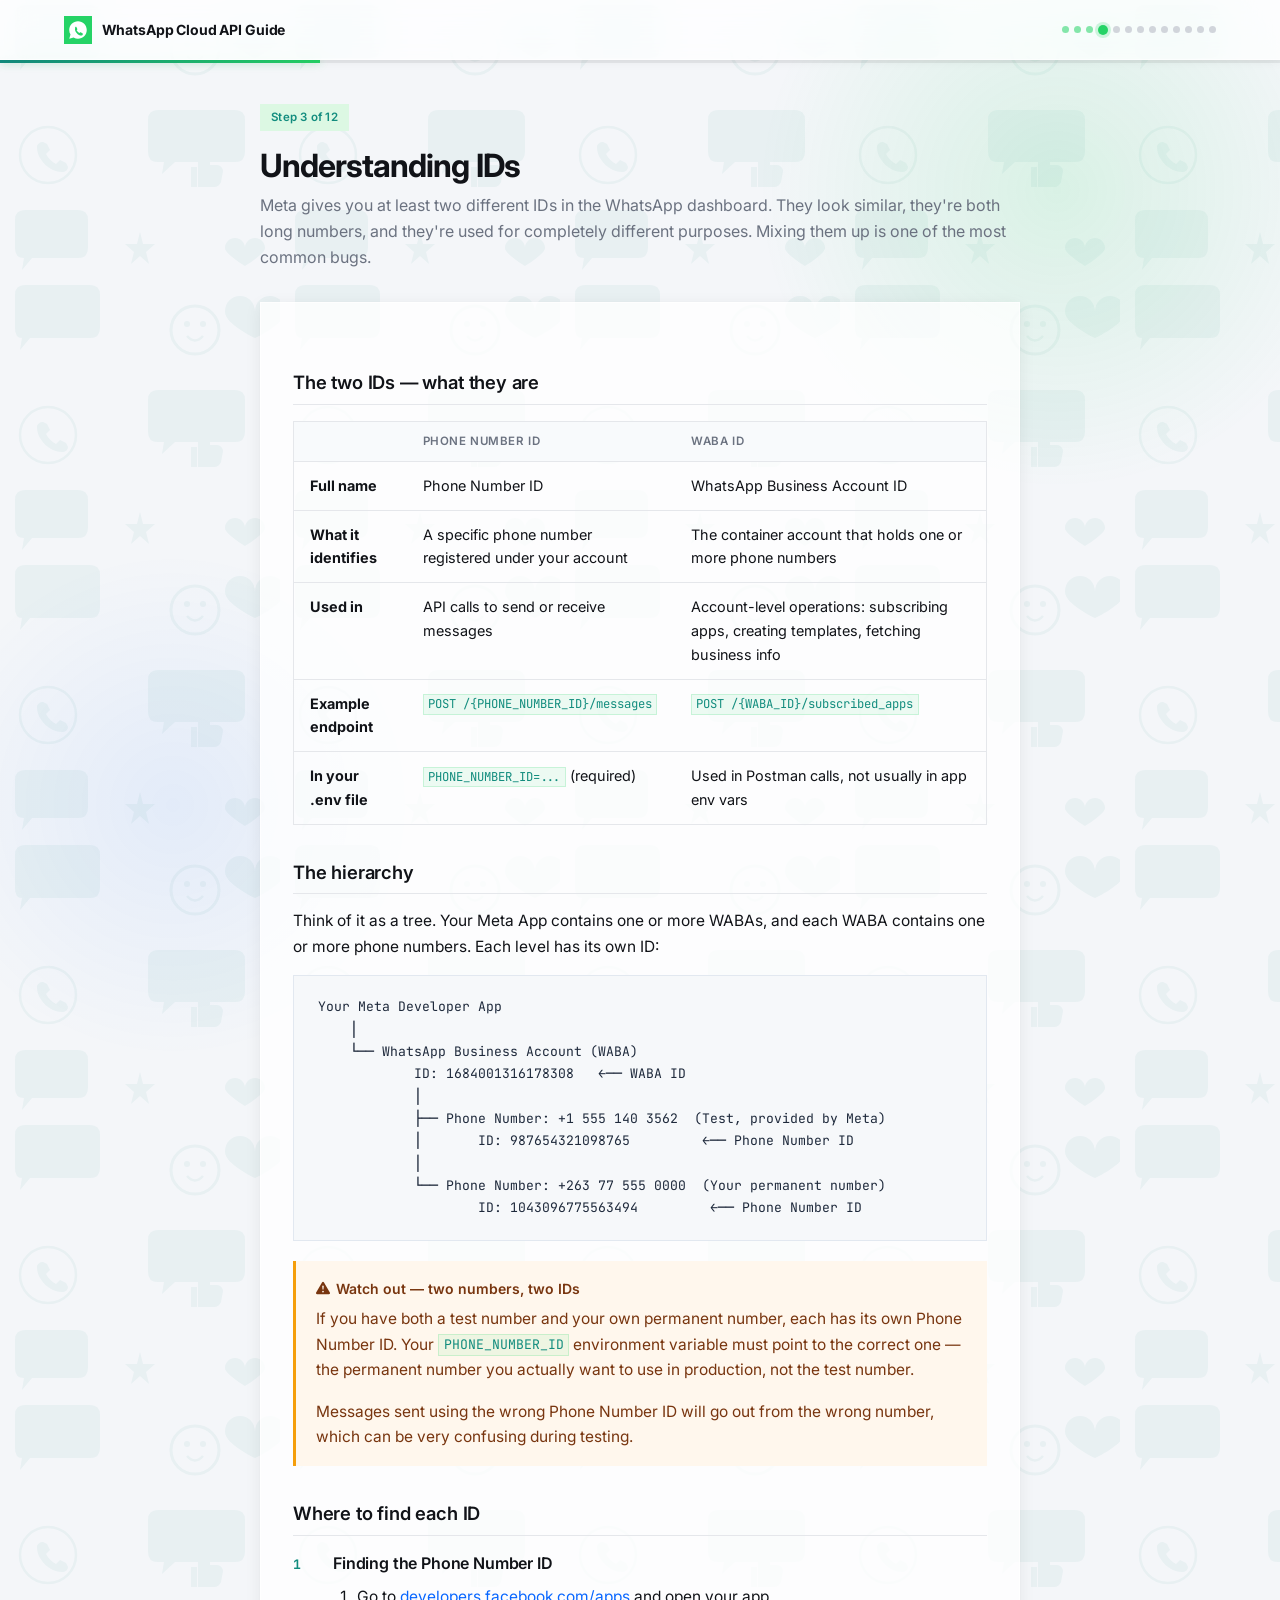
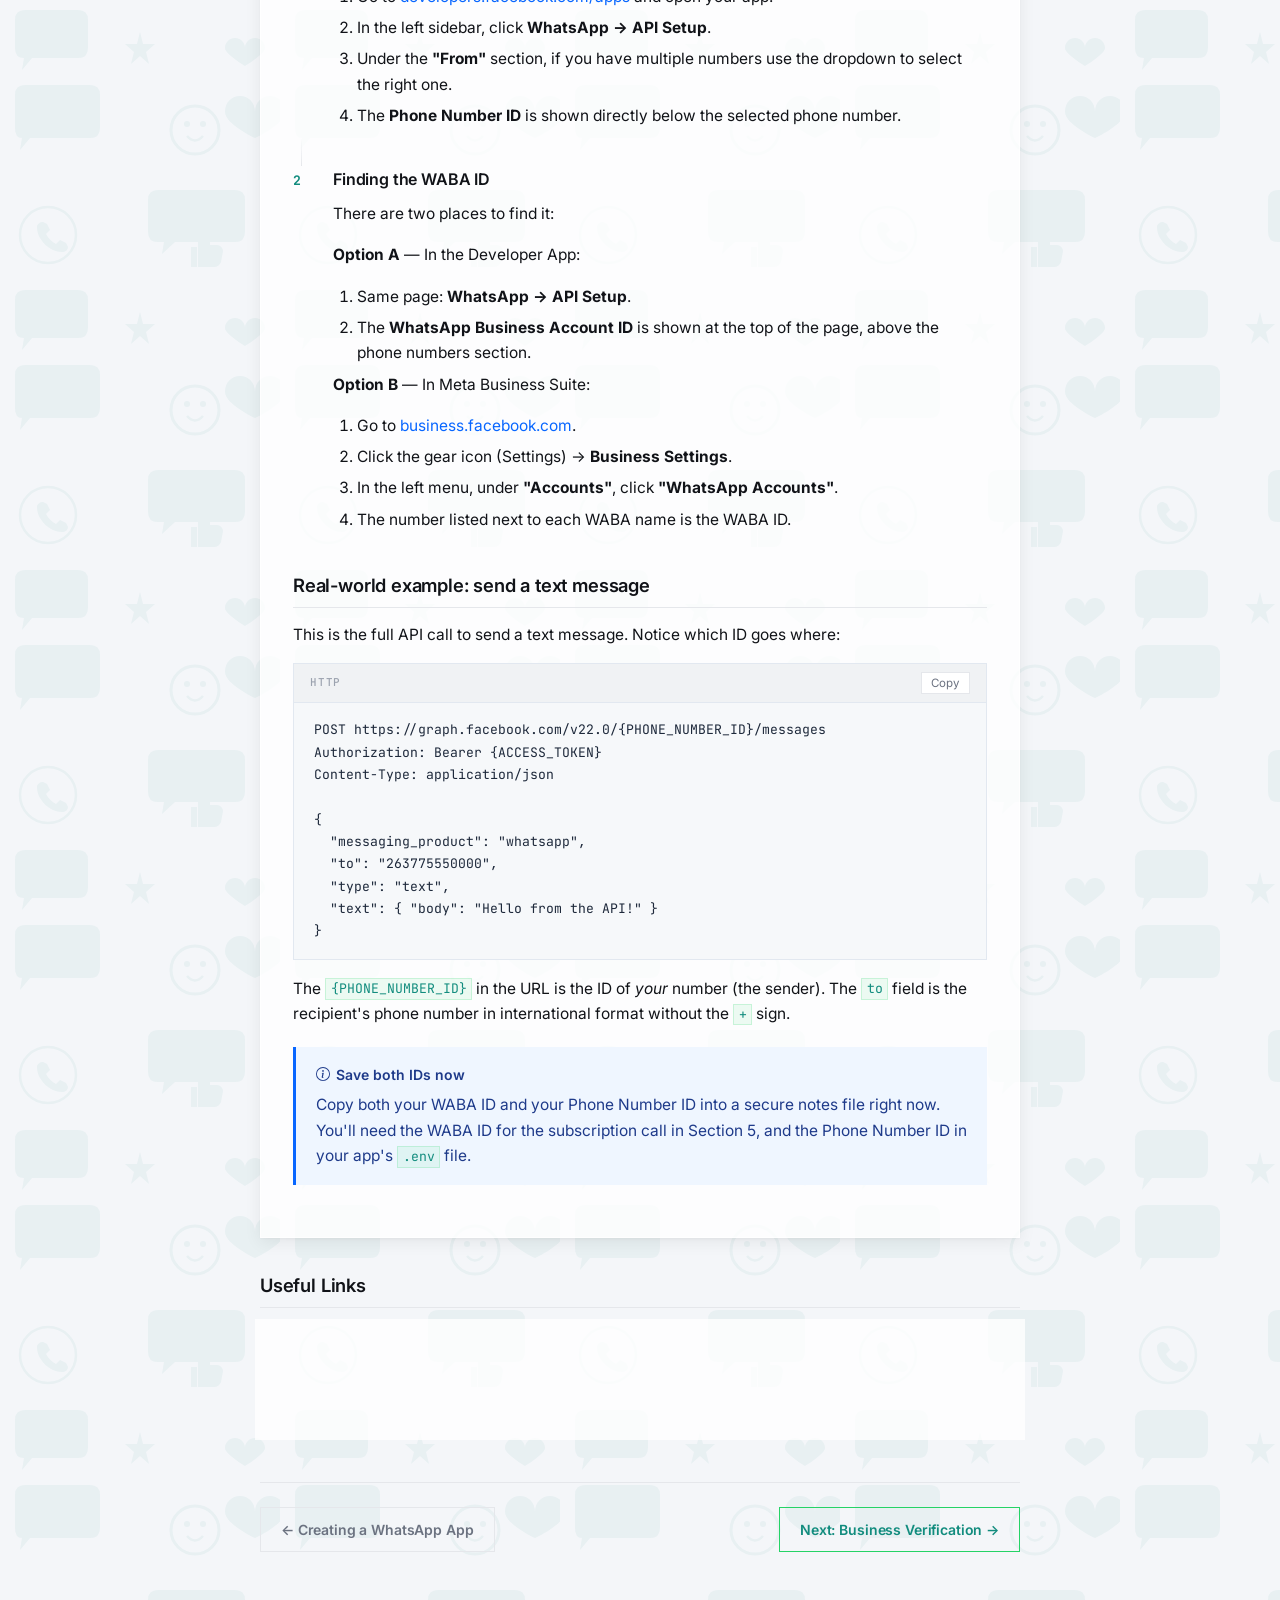
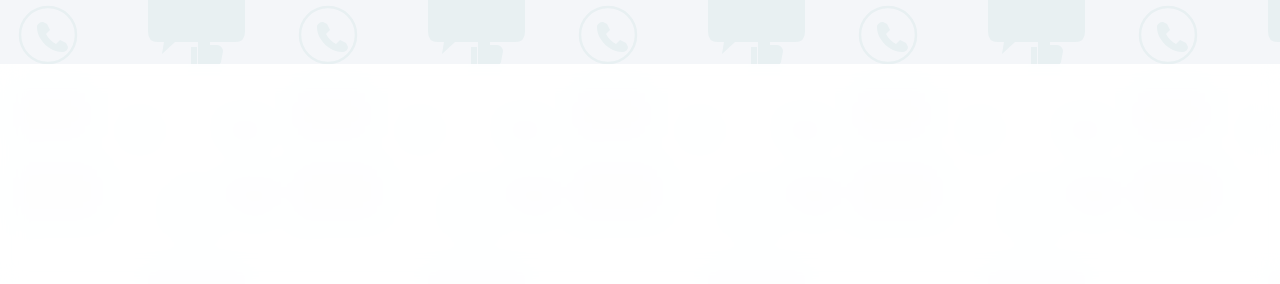
<file: pages/3-ids-explained.html>
<!DOCTYPE html>
<html lang="en">
<head>
  <meta charset="UTF-8" />
  <meta name="viewport" content="width=device-width, initial-scale=1.0" />
  <title>Step 3 — Understanding IDs | WhatsApp Cloud API Guide</title>
  <link rel="icon" type="image/png" href="../images/whatsapp-icon.png" />
  <link rel="stylesheet" href="../css/style.css" />
</head>
<body>

<nav class="navbar">
  <div class="navbar-inner">
    <a href="../index.html" class="navbar-brand">
      <svg viewBox="0 0 32 32" fill="none" xmlns="http://www.w3.org/2000/svg"><rect width="32" height="32" fill="#25D366"/><path d="M16 6C10.477 6 6 10.477 6 16c0 1.89.52 3.66 1.43 5.18L6 26l4.95-1.41A9.93 9.93 0 0016 26c5.523 0 10-4.477 10-10S21.523 6 16 6z" fill="white"/><path d="M12.5 13c.2-.4.5-.7.9-.7.4 0 .7.1.9.5l.9 2c.1.3 0 .6-.2.8l-.6.7c.7 1.3 1.8 2.3 3.1 3l.7-.5c.2-.2.6-.2.8-.1l2 .9c.4.2.5.5.5.9 0 1-.9 1.9-1.9 1.9-2.9 0-7.1-4.2-7.1-7.4 0-.6.2-1.2.5-1.7" fill="#25D366"/></svg>
      <span>WhatsApp Cloud API Guide</span>
    </a>
    <div class="navbar-progress" id="progressDots"></div>
    <button class="nav-hamburger" id="navHamburger" aria-label="Open menu">
      <svg width="18" height="14" viewBox="0 0 18 14" fill="currentColor"><rect width="18" height="2" rx="1"/><rect y="6" width="18" height="2" rx="1"/><rect y="12" width="18" height="2" rx="1"/></svg>
    </button>
  </div>
</nav>
<div class="progress-bar-track"><div class="progress-bar-fill" id="progressFill"></div></div>
<nav class="nav-drawer" id="navDrawer"></nav>

<div class="page-wrapper">

  <span class="page-badge">Step 3 of 12</span>
  <h1>Understanding IDs</h1>
  <p class="page-subtitle">Meta gives you at least two different IDs in the WhatsApp dashboard. They look similar, they're both long numbers, and they're used for completely different purposes. Mixing them up is one of the most common bugs.</p>

  <div class="card">

    <h2>The two IDs — what they are</h2>

    <div class="table-wrapper">
      <table>
        <thead>
          <tr><th></th><th>Phone Number ID</th><th>WABA ID</th></tr>
        </thead>
        <tbody>
          <tr>
            <td><strong>Full name</strong></td>
            <td>Phone Number ID</td>
            <td>WhatsApp Business Account ID</td>
          </tr>
          <tr>
            <td><strong>What it identifies</strong></td>
            <td>A specific phone number registered under your account</td>
            <td>The container account that holds one or more phone numbers</td>
          </tr>
          <tr>
            <td><strong>Used in</strong></td>
            <td>API calls to send or receive messages</td>
            <td>Account-level operations: subscribing apps, creating templates, fetching business info</td>
          </tr>
          <tr>
            <td><strong>Example endpoint</strong></td>
            <td><code>POST /{PHONE_NUMBER_ID}/messages</code></td>
            <td><code>POST /{WABA_ID}/subscribed_apps</code></td>
          </tr>
          <tr>
            <td><strong>In your .env file</strong></td>
            <td><code>PHONE_NUMBER_ID=...</code> (required)</td>
            <td>Used in Postman calls, not usually in app env vars</td>
          </tr>
        </tbody>
      </table>
    </div>

    <h2>The hierarchy</h2>
    <p>Think of it as a tree. Your Meta App contains one or more WABAs, and each WABA contains one or more phone numbers. Each level has its own ID:</p>

    <div class="diagram">Your Meta Developer App
    │
    └── WhatsApp Business Account (WABA)
            ID: 1684001316178308   ←── WABA ID
            │
            ├── Phone Number: +1 555 140 3562  (Test, provided by Meta)
            │       ID: 987654321098765         ←── Phone Number ID
            │
            └── Phone Number: +263 77 555 0000  (Your permanent number)
                    ID: 1043096775563494         ←── Phone Number ID
</div>

    <div class="callout callout--warning">
      <div class="callout-title">
        <svg width="14" height="14" viewBox="0 0 16 16" fill="currentColor"><path d="M8.982 1.566a1.13 1.13 0 0 0-1.96 0L.165 13.233c-.457.778.091 1.767.98 1.767h13.713c.889 0 1.438-.99.98-1.767L8.982 1.566zM8 5c.535 0 .954.462.9.995l-.35 3.507a.552.552 0 0 1-1.1 0L7.1 5.995A.905.905 0 0 1 8 5zm.002 6a1 1 0 1 1 0 2 1 1 0 0 1 0-2z"/></svg>
        Watch out — two numbers, two IDs
      </div>
      <p>If you have both a test number and your own permanent number, each has its own Phone Number ID. Your <code>PHONE_NUMBER_ID</code> environment variable must point to the correct one — the permanent number you actually want to use in production, not the test number.</p>
      <p style="margin-top:.5rem">Messages sent using the wrong Phone Number ID will go out from the wrong number, which can be very confusing during testing.</p>
    </div>

    <h2>Where to find each ID</h2>

    <div class="step">
      <div class="step-number">1</div>
      <div class="step-content">
        <h3>Finding the Phone Number ID</h3>
        <ol>
          <li>Go to <a href="https://developers.facebook.com/apps" target="_blank">developers.facebook.com/apps</a> and open your app.</li>
          <li>In the left sidebar, click <strong>WhatsApp → API Setup</strong>.</li>
          <li>Under the <strong>"From"</strong> section, if you have multiple numbers use the dropdown to select the right one.</li>
          <li>The <strong>Phone Number ID</strong> is shown directly below the selected phone number.</li>
        </ol>
      </div>
    </div>

    <div class="step">
      <div class="step-number">2</div>
      <div class="step-content">
        <h3>Finding the WABA ID</h3>
        <p>There are two places to find it:</p>
        <p><strong>Option A</strong> — In the Developer App:</p>
        <ol>
          <li>Same page: <strong>WhatsApp → API Setup</strong>.</li>
          <li>The <strong>WhatsApp Business Account ID</strong> is shown at the top of the page, above the phone numbers section.</li>
        </ol>
        <p><strong>Option B</strong> — In Meta Business Suite:</p>
        <ol>
          <li>Go to <a href="https://business.facebook.com" target="_blank">business.facebook.com</a>.</li>
          <li>Click the gear icon (Settings) → <strong>Business Settings</strong>.</li>
          <li>In the left menu, under <strong>"Accounts"</strong>, click <strong>"WhatsApp Accounts"</strong>.</li>
          <li>The number listed next to each WABA name is the WABA ID.</li>
        </ol>
      </div>
    </div>

    <h2>Real-world example: send a text message</h2>
    <p>This is the full API call to send a text message. Notice which ID goes where:</p>

    <div class="code-block">
      <div class="code-block__header">
        <span class="code-lang">HTTP</span>
        <button class="copy-btn">Copy</button>
      </div>
      <pre><code>POST https://graph.facebook.com/v22.0/{PHONE_NUMBER_ID}/messages
Authorization: Bearer {ACCESS_TOKEN}
Content-Type: application/json

{
  "messaging_product": "whatsapp",
  "to": "263775550000",
  "type": "text",
  "text": { "body": "Hello from the API!" }
}</code></pre>
    </div>

    <p>The <code>{PHONE_NUMBER_ID}</code> in the URL is the ID of <em>your</em> number (the sender). The <code>to</code> field is the recipient's phone number in international format without the <code>+</code> sign.</p>

    <div class="callout callout--tip">
      <div class="callout-title">
        <svg width="14" height="14" viewBox="0 0 16 16" fill="currentColor"><path d="M8 15A7 7 0 1 1 8 1a7 7 0 0 1 0 14zm0 1A8 8 0 1 0 8 0a8 8 0 0 0 0 16z"/><path d="m8.93 6.588-2.29.287-.082.38.45.083c.294.07.352.176.288.469l-.738 3.468c-.194.897.105 1.319.808 1.319.545 0 1.178-.252 1.465-.598l.088-.416c-.2.176-.492.246-.686.246-.275 0-.375-.193-.304-.533L8.93 6.588zM9 4.5a1 1 0 1 1-2 0 1 1 0 0 1 2 0z"/></svg>
        Save both IDs now
      </div>
      <p>Copy both your WABA ID and your Phone Number ID into a secure notes file right now. You'll need the WABA ID for the subscription call in Section 5, and the Phone Number ID in your app's <code>.env</code> file.</p>
    </div>

  </div>

  <h2>Useful Links</h2>
  <div class="ref-card">
    <a href="https://developers.facebook.com/docs/whatsapp/cloud-api/reference/phone-numbers" target="_blank">Phone Numbers API Reference <span>developers.facebook.com</span></a>
    <a href="https://developers.facebook.com/docs/whatsapp/business-management-api/whatsapp-business-accounts" target="_blank">WABA Management Reference <span>developers.facebook.com</span></a>
  </div>

  <div class="page-nav">
    <a href="./2-create-app.html" class="btn btn--ghost">← Creating a WhatsApp App</a>
    <a href="./4-business-verification.html" class="btn btn--primary">Next: Business Verification →</a>
  </div>

</div>

<footer class="site-footer">
  <div class="footer-inner">
    <p class="footer-note">Written by <strong>Revaldo Nyasha Sithole</strong> based on direct, hands-on experience with the WhatsApp Cloud API. Always verify details against the official Meta documentation as APIs and policies change.</p>
    <div class="footer-links">
      <a href="https://developers.facebook.com/docs/whatsapp" target="_blank">Meta WhatsApp Docs</a>
      <a href="https://developers.facebook.com/docs/whatsapp/cloud-api" target="_blank">Cloud API Reference</a>
      <a href="https://business.facebook.com" target="_blank">Meta Business Suite</a>
      <a href="https://developers.facebook.com" target="_blank">Meta Developer Portal</a>
      <a href="https://www.postman.com/meta/whatsapp-business-platform/collection/wlk6lh4/whatsapp-cloud-api" target="_blank">Meta Postman Collection</a>
      <a href="https://www.youtube.com/@pms_code/videos" target="_blank">YouTube: @pms_code — Video Tutorials</a>
    </div>
    <p class="footer-copy">&copy; 2026 Revaldo Nyasha Sithole</p>
  </div>
</footer>

<script src="../js/main.js"></script>
</body>
</html>
</file>
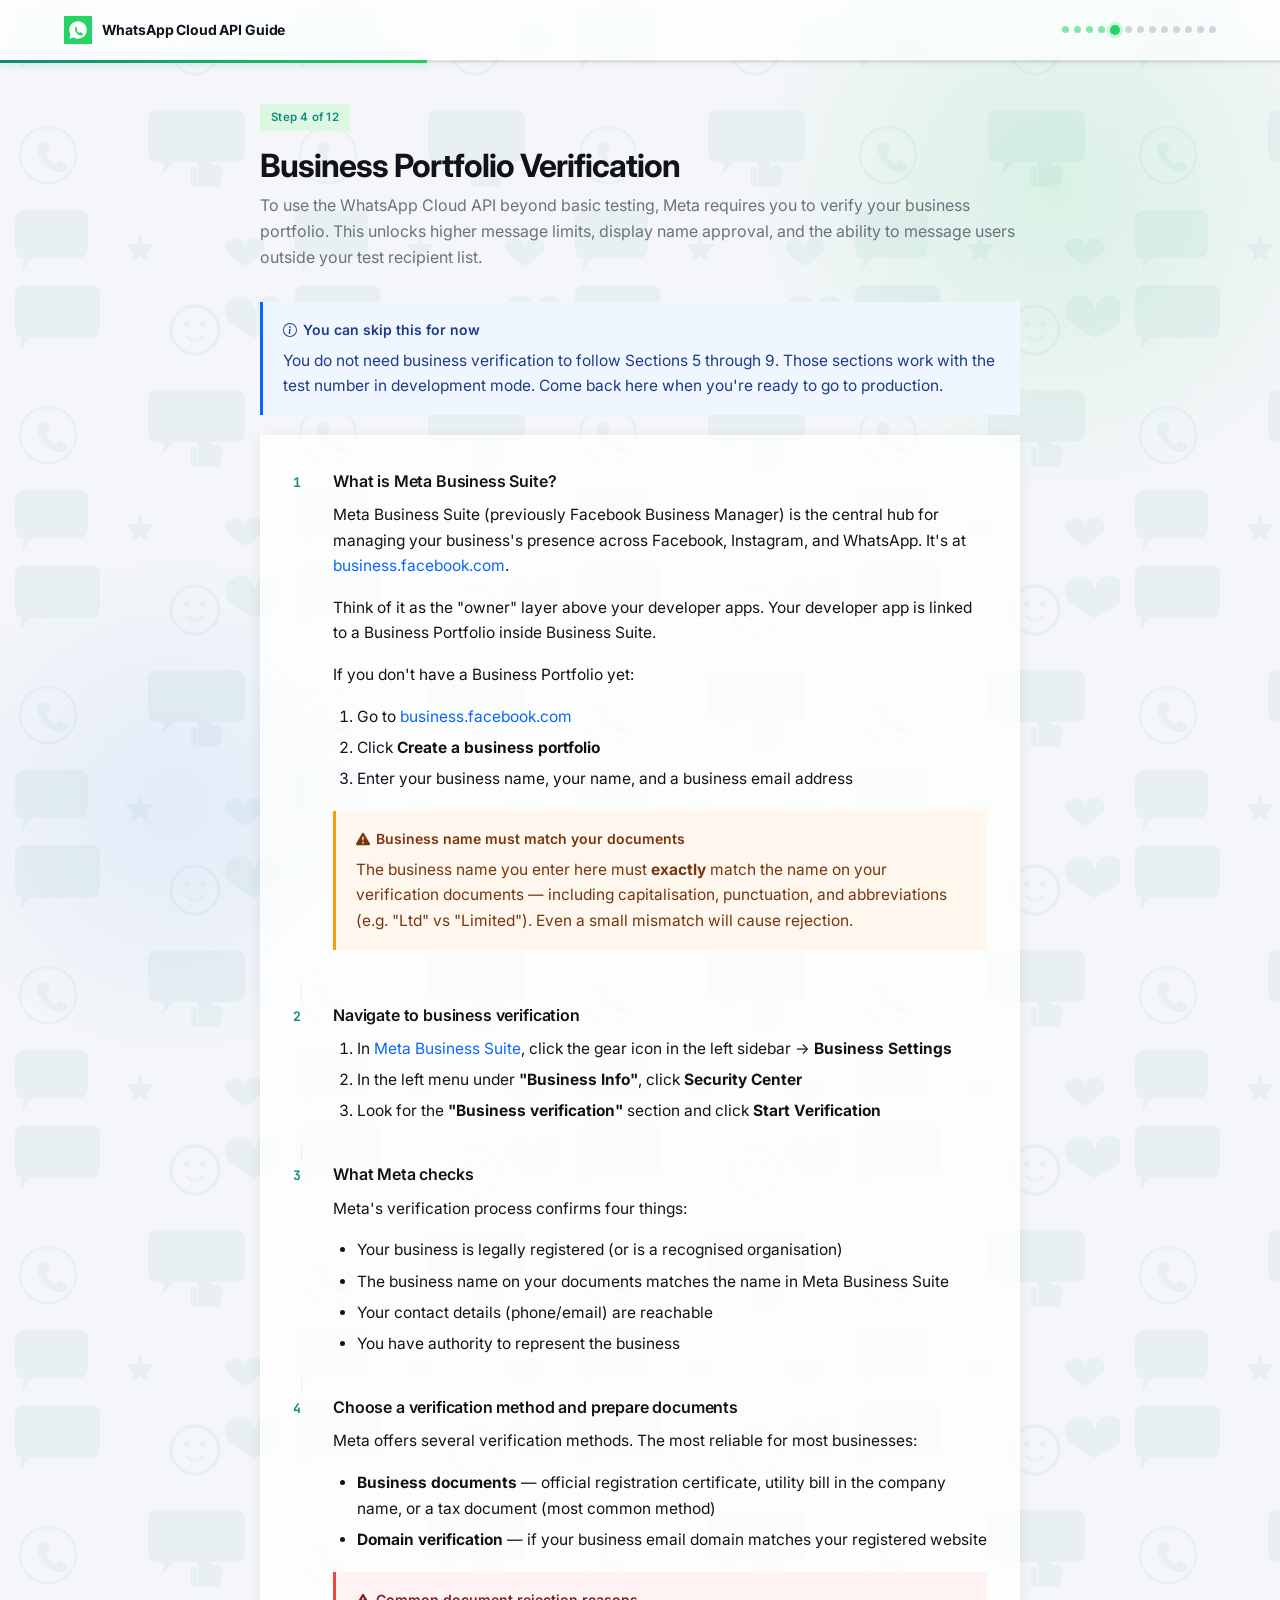
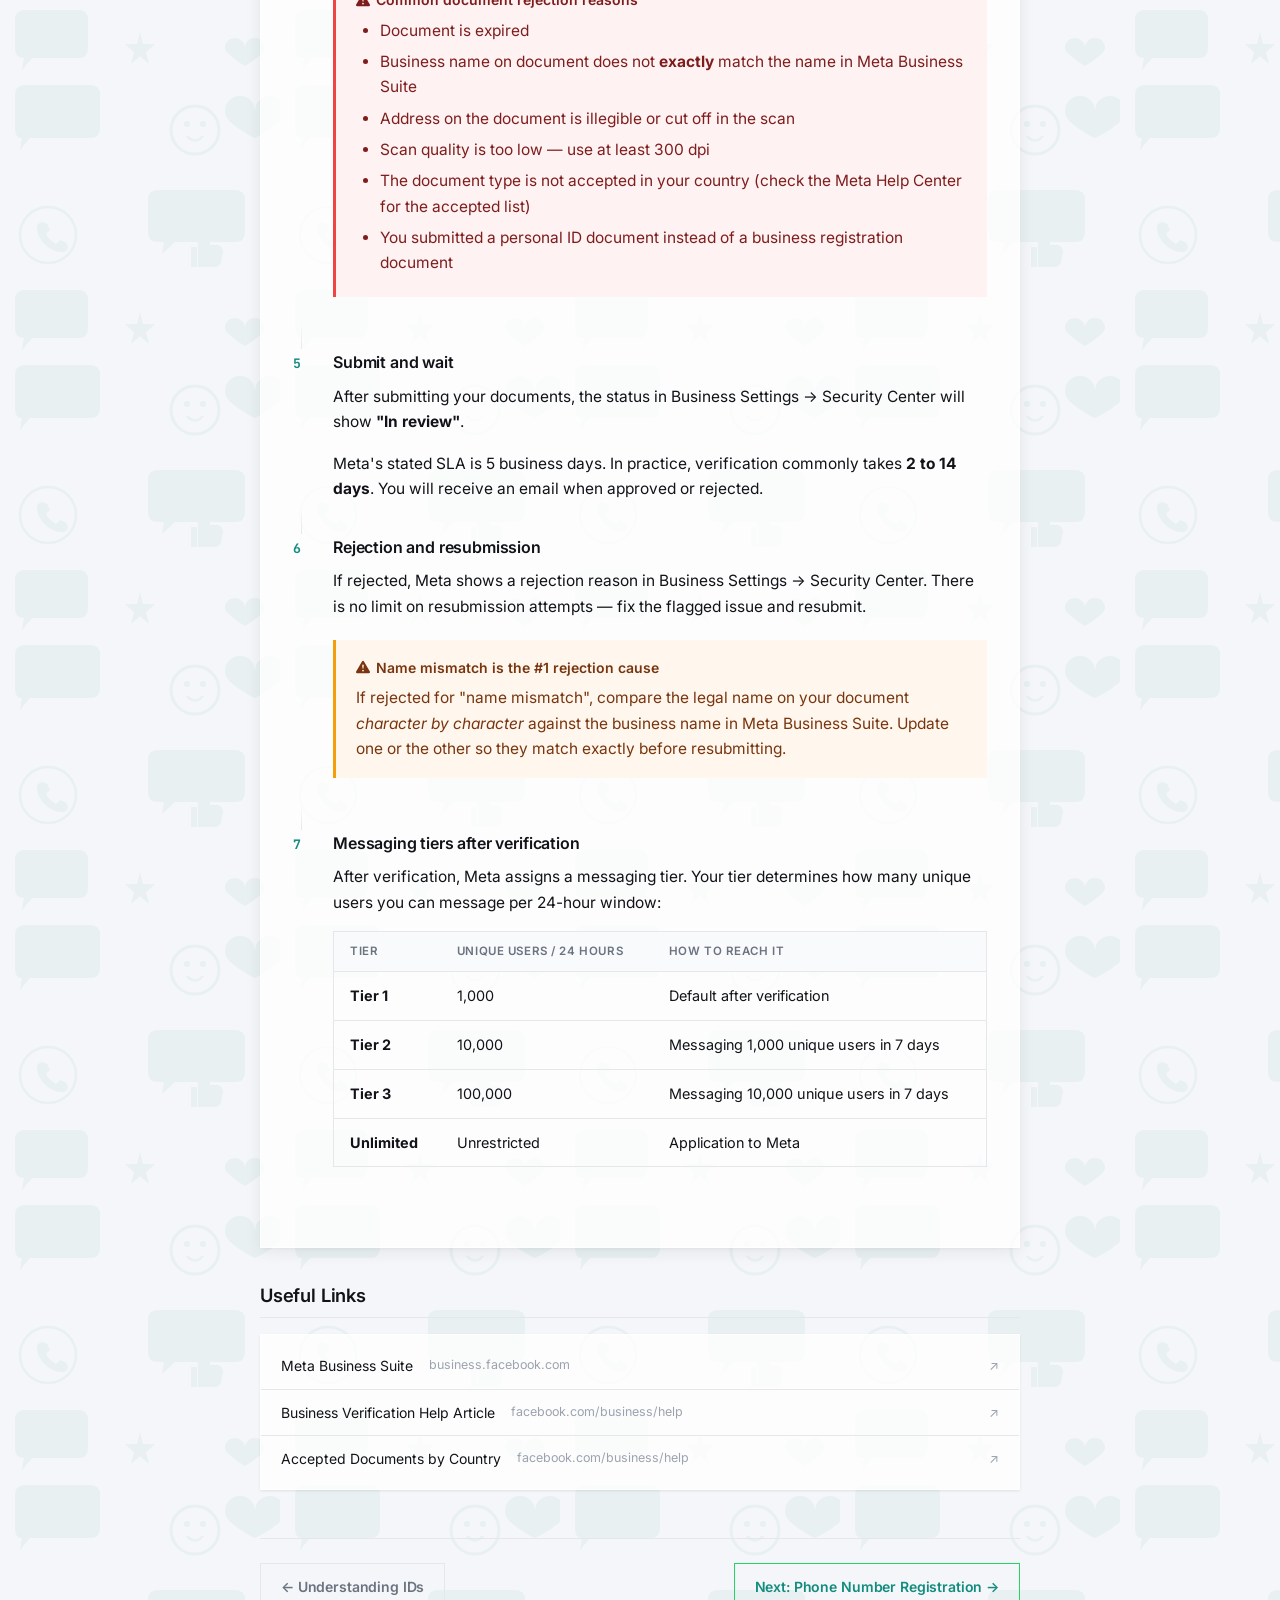
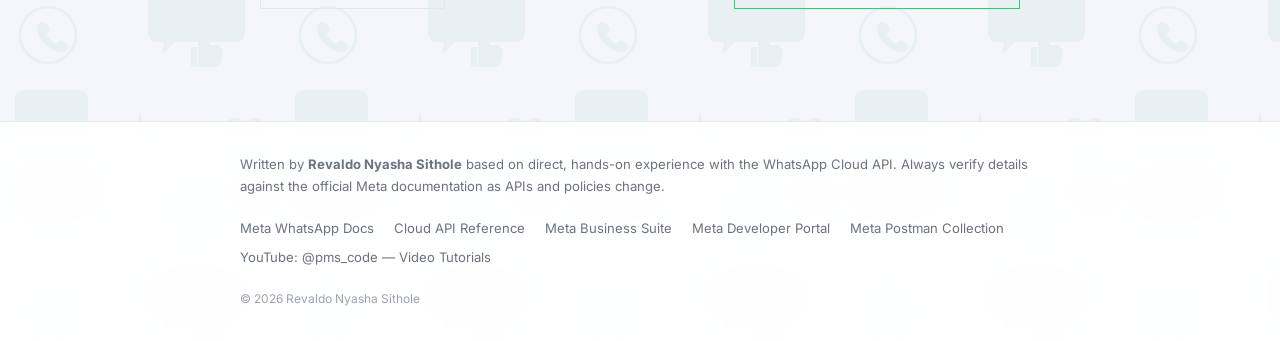
<file: pages/4-business-verification.html>
<!DOCTYPE html>
<html lang="en">
<head>
  <meta charset="UTF-8" />
  <meta name="viewport" content="width=device-width, initial-scale=1.0" />
  <title>Step 4 — Business Portfolio Verification | WhatsApp Cloud API Guide</title>
  <link rel="icon" type="image/png" href="../images/whatsapp-icon.png" />
  <link rel="stylesheet" href="../css/style.css" />
</head>
<body>

<nav class="navbar">
  <div class="navbar-inner">
    <a href="../index.html" class="navbar-brand">
      <svg viewBox="0 0 32 32" fill="none" xmlns="http://www.w3.org/2000/svg"><rect width="32" height="32" fill="#25D366"/><path d="M16 6C10.477 6 6 10.477 6 16c0 1.89.52 3.66 1.43 5.18L6 26l4.95-1.41A9.93 9.93 0 0016 26c5.523 0 10-4.477 10-10S21.523 6 16 6z" fill="white"/><path d="M12.5 13c.2-.4.5-.7.9-.7.4 0 .7.1.9.5l.9 2c.1.3 0 .6-.2.8l-.6.7c.7 1.3 1.8 2.3 3.1 3l.7-.5c.2-.2.6-.2.8-.1l2 .9c.4.2.5.5.5.9 0 1-.9 1.9-1.9 1.9-2.9 0-7.1-4.2-7.1-7.4 0-.6.2-1.2.5-1.7" fill="#25D366"/></svg>
      <span>WhatsApp Cloud API Guide</span>
    </a>
    <div class="navbar-progress" id="progressDots"></div>
    <button class="nav-hamburger" id="navHamburger" aria-label="Open menu">
      <svg width="18" height="14" viewBox="0 0 18 14" fill="currentColor"><rect width="18" height="2" rx="1"/><rect y="6" width="18" height="2" rx="1"/><rect y="12" width="18" height="2" rx="1"/></svg>
    </button>
  </div>
</nav>
<div class="progress-bar-track"><div class="progress-bar-fill" id="progressFill"></div></div>
<nav class="nav-drawer" id="navDrawer"></nav>

<div class="page-wrapper">

  <span class="page-badge">Step 4 of 12</span>
  <h1>Business Portfolio Verification</h1>
  <p class="page-subtitle">To use the WhatsApp Cloud API beyond basic testing, Meta requires you to verify your business portfolio. This unlocks higher message limits, display name approval, and the ability to message users outside your test recipient list.</p>

  <div class="callout callout--tip">
    <div class="callout-title">
      <svg width="14" height="14" viewBox="0 0 16 16" fill="currentColor"><path d="M8 15A7 7 0 1 1 8 1a7 7 0 0 1 0 14zm0 1A8 8 0 1 0 8 0a8 8 0 0 0 0 16z"/><path d="m8.93 6.588-2.29.287-.082.38.45.083c.294.07.352.176.288.469l-.738 3.468c-.194.897.105 1.319.808 1.319.545 0 1.178-.252 1.465-.598l.088-.416c-.2.176-.492.246-.686.246-.275 0-.375-.193-.304-.533L8.93 6.588zM9 4.5a1 1 0 1 1-2 0 1 1 0 0 1 2 0z"/></svg>
      You can skip this for now
    </div>
    <p>You do not need business verification to follow Sections 5 through 9. Those sections work with the test number in development mode. Come back here when you're ready to go to production.</p>
  </div>

  <div class="card">

    <div class="step">
      <div class="step-number">1</div>
      <div class="step-content">
        <h3>What is Meta Business Suite?</h3>
        <p>Meta Business Suite (previously Facebook Business Manager) is the central hub for managing your business's presence across Facebook, Instagram, and WhatsApp. It's at <a href="https://business.facebook.com" target="_blank">business.facebook.com</a>.</p>
        <p>Think of it as the "owner" layer above your developer apps. Your developer app is linked to a Business Portfolio inside Business Suite.</p>
        <p>If you don't have a Business Portfolio yet:</p>
        <ol>
          <li>Go to <a href="https://business.facebook.com" target="_blank">business.facebook.com</a></li>
          <li>Click <strong>Create a business portfolio</strong></li>
          <li>Enter your business name, your name, and a business email address</li>
        </ol>
        <div class="callout callout--warning">
          <div class="callout-title">
            <svg width="14" height="14" viewBox="0 0 16 16" fill="currentColor"><path d="M8.982 1.566a1.13 1.13 0 0 0-1.96 0L.165 13.233c-.457.778.091 1.767.98 1.767h13.713c.889 0 1.438-.99.98-1.767L8.982 1.566zM8 5c.535 0 .954.462.9.995l-.35 3.507a.552.552 0 0 1-1.1 0L7.1 5.995A.905.905 0 0 1 8 5zm.002 6a1 1 0 1 1 0 2 1 1 0 0 1 0-2z"/></svg>
            Business name must match your documents
          </div>
          <p>The business name you enter here must <strong>exactly</strong> match the name on your verification documents — including capitalisation, punctuation, and abbreviations (e.g. "Ltd" vs "Limited"). Even a small mismatch will cause rejection.</p>
        </div>
      </div>
    </div>

    <div class="step">
      <div class="step-number">2</div>
      <div class="step-content">
        <h3>Navigate to business verification</h3>
        <ol>
          <li>In <a href="https://business.facebook.com" target="_blank">Meta Business Suite</a>, click the gear icon in the left sidebar → <strong>Business Settings</strong></li>
          <li>In the left menu under <strong>"Business Info"</strong>, click <strong>Security Center</strong></li>
          <li>Look for the <strong>"Business verification"</strong> section and click <strong>Start Verification</strong></li>
        </ol>
      </div>
    </div>

    <div class="step">
      <div class="step-number">3</div>
      <div class="step-content">
        <h3>What Meta checks</h3>
        <p>Meta's verification process confirms four things:</p>
        <ul>
          <li>Your business is legally registered (or is a recognised organisation)</li>
          <li>The business name on your documents matches the name in Meta Business Suite</li>
          <li>Your contact details (phone/email) are reachable</li>
          <li>You have authority to represent the business</li>
        </ul>
      </div>
    </div>

    <div class="step">
      <div class="step-number">4</div>
      <div class="step-content">
        <h3>Choose a verification method and prepare documents</h3>
        <p>Meta offers several verification methods. The most reliable for most businesses:</p>
        <ul>
          <li><strong>Business documents</strong> — official registration certificate, utility bill in the company name, or a tax document (most common method)</li>
          <li><strong>Domain verification</strong> — if your business email domain matches your registered website</li>
        </ul>

        <div class="callout callout--danger">
          <div class="callout-title">
            <svg width="14" height="14" viewBox="0 0 16 16" fill="currentColor"><path d="M8.982 1.566a1.13 1.13 0 0 0-1.96 0L.165 13.233c-.457.778.091 1.767.98 1.767h13.713c.889 0 1.438-.99.98-1.767L8.982 1.566zM8 5c.535 0 .954.462.9.995l-.35 3.507a.552.552 0 0 1-1.1 0L7.1 5.995A.905.905 0 0 1 8 5zm.002 6a1 1 0 1 1 0 2 1 1 0 0 1 0-2z"/></svg>
            Common document rejection reasons
          </div>
          <ul>
            <li>Document is expired</li>
            <li>Business name on document does not <strong>exactly</strong> match the name in Meta Business Suite</li>
            <li>Address on the document is illegible or cut off in the scan</li>
            <li>Scan quality is too low — use at least 300 dpi</li>
            <li>The document type is not accepted in your country (check the Meta Help Center for the accepted list)</li>
            <li>You submitted a personal ID document instead of a business registration document</li>
          </ul>
        </div>
      </div>
    </div>

    <div class="step">
      <div class="step-number">5</div>
      <div class="step-content">
        <h3>Submit and wait</h3>
        <p>After submitting your documents, the status in Business Settings → Security Center will show <strong>"In review"</strong>.</p>
        <p>Meta's stated SLA is 5 business days. In practice, verification commonly takes <strong>2 to 14 days</strong>. You will receive an email when approved or rejected.</p>
      </div>
    </div>

    <div class="step">
      <div class="step-number">6</div>
      <div class="step-content">
        <h3>Rejection and resubmission</h3>
        <p>If rejected, Meta shows a rejection reason in Business Settings → Security Center. There is no limit on resubmission attempts — fix the flagged issue and resubmit.</p>

        <div class="callout callout--warning">
          <div class="callout-title">
            <svg width="14" height="14" viewBox="0 0 16 16" fill="currentColor"><path d="M8.982 1.566a1.13 1.13 0 0 0-1.96 0L.165 13.233c-.457.778.091 1.767.98 1.767h13.713c.889 0 1.438-.99.98-1.767L8.982 1.566zM8 5c.535 0 .954.462.9.995l-.35 3.507a.552.552 0 0 1-1.1 0L7.1 5.995A.905.905 0 0 1 8 5zm.002 6a1 1 0 1 1 0 2 1 1 0 0 1 0-2z"/></svg>
            Name mismatch is the #1 rejection cause
          </div>
          <p>If rejected for "name mismatch", compare the legal name on your document <em>character by character</em> against the business name in Meta Business Suite. Update one or the other so they match exactly before resubmitting.</p>
        </div>
      </div>
    </div>

    <div class="step">
      <div class="step-number">7</div>
      <div class="step-content">
        <h3>Messaging tiers after verification</h3>
        <p>After verification, Meta assigns a messaging tier. Your tier determines how many unique users you can message per 24-hour window:</p>

        <div class="table-wrapper">
          <table>
            <thead>
              <tr><th>Tier</th><th>Unique users / 24 hours</th><th>How to reach it</th></tr>
            </thead>
            <tbody>
              <tr><td><strong>Tier 1</strong></td><td>1,000</td><td>Default after verification</td></tr>
              <tr><td><strong>Tier 2</strong></td><td>10,000</td><td>Messaging 1,000 unique users in 7 days</td></tr>
              <tr><td><strong>Tier 3</strong></td><td>100,000</td><td>Messaging 10,000 unique users in 7 days</td></tr>
              <tr><td><strong>Unlimited</strong></td><td>Unrestricted</td><td>Application to Meta</td></tr>
            </tbody>
          </table>
        </div>
      </div>
    </div>

  </div>

  <h2>Useful Links</h2>
  <div class="ref-card">
    <a href="https://business.facebook.com" target="_blank">Meta Business Suite <span>business.facebook.com</span></a>
    <a href="https://www.facebook.com/business/help/2058515294227817" target="_blank">Business Verification Help Article <span>facebook.com/business/help</span></a>
    <a href="https://www.facebook.com/business/help/1351482948562096" target="_blank">Accepted Documents by Country <span>facebook.com/business/help</span></a>
  </div>

  <div class="page-nav">
    <a href="./3-ids-explained.html" class="btn btn--ghost">← Understanding IDs</a>
    <a href="./5-phone-numbers.html" class="btn btn--primary">Next: Phone Number Registration →</a>
  </div>

</div>

<footer class="site-footer">
  <div class="footer-inner">
    <p class="footer-note">Written by <strong>Revaldo Nyasha Sithole</strong> based on direct, hands-on experience with the WhatsApp Cloud API. Always verify details against the official Meta documentation as APIs and policies change.</p>
    <div class="footer-links">
      <a href="https://developers.facebook.com/docs/whatsapp" target="_blank">Meta WhatsApp Docs</a>
      <a href="https://developers.facebook.com/docs/whatsapp/cloud-api" target="_blank">Cloud API Reference</a>
      <a href="https://business.facebook.com" target="_blank">Meta Business Suite</a>
      <a href="https://developers.facebook.com" target="_blank">Meta Developer Portal</a>
      <a href="https://www.postman.com/meta/whatsapp-business-platform/collection/wlk6lh4/whatsapp-cloud-api" target="_blank">Meta Postman Collection</a>
      <a href="https://www.youtube.com/@pms_code/videos" target="_blank">YouTube: @pms_code — Video Tutorials</a>
    </div>
    <p class="footer-copy">&copy; 2026 Revaldo Nyasha Sithole</p>
  </div>
</footer>

<script src="../js/main.js"></script>
</body>
</html>
</file>
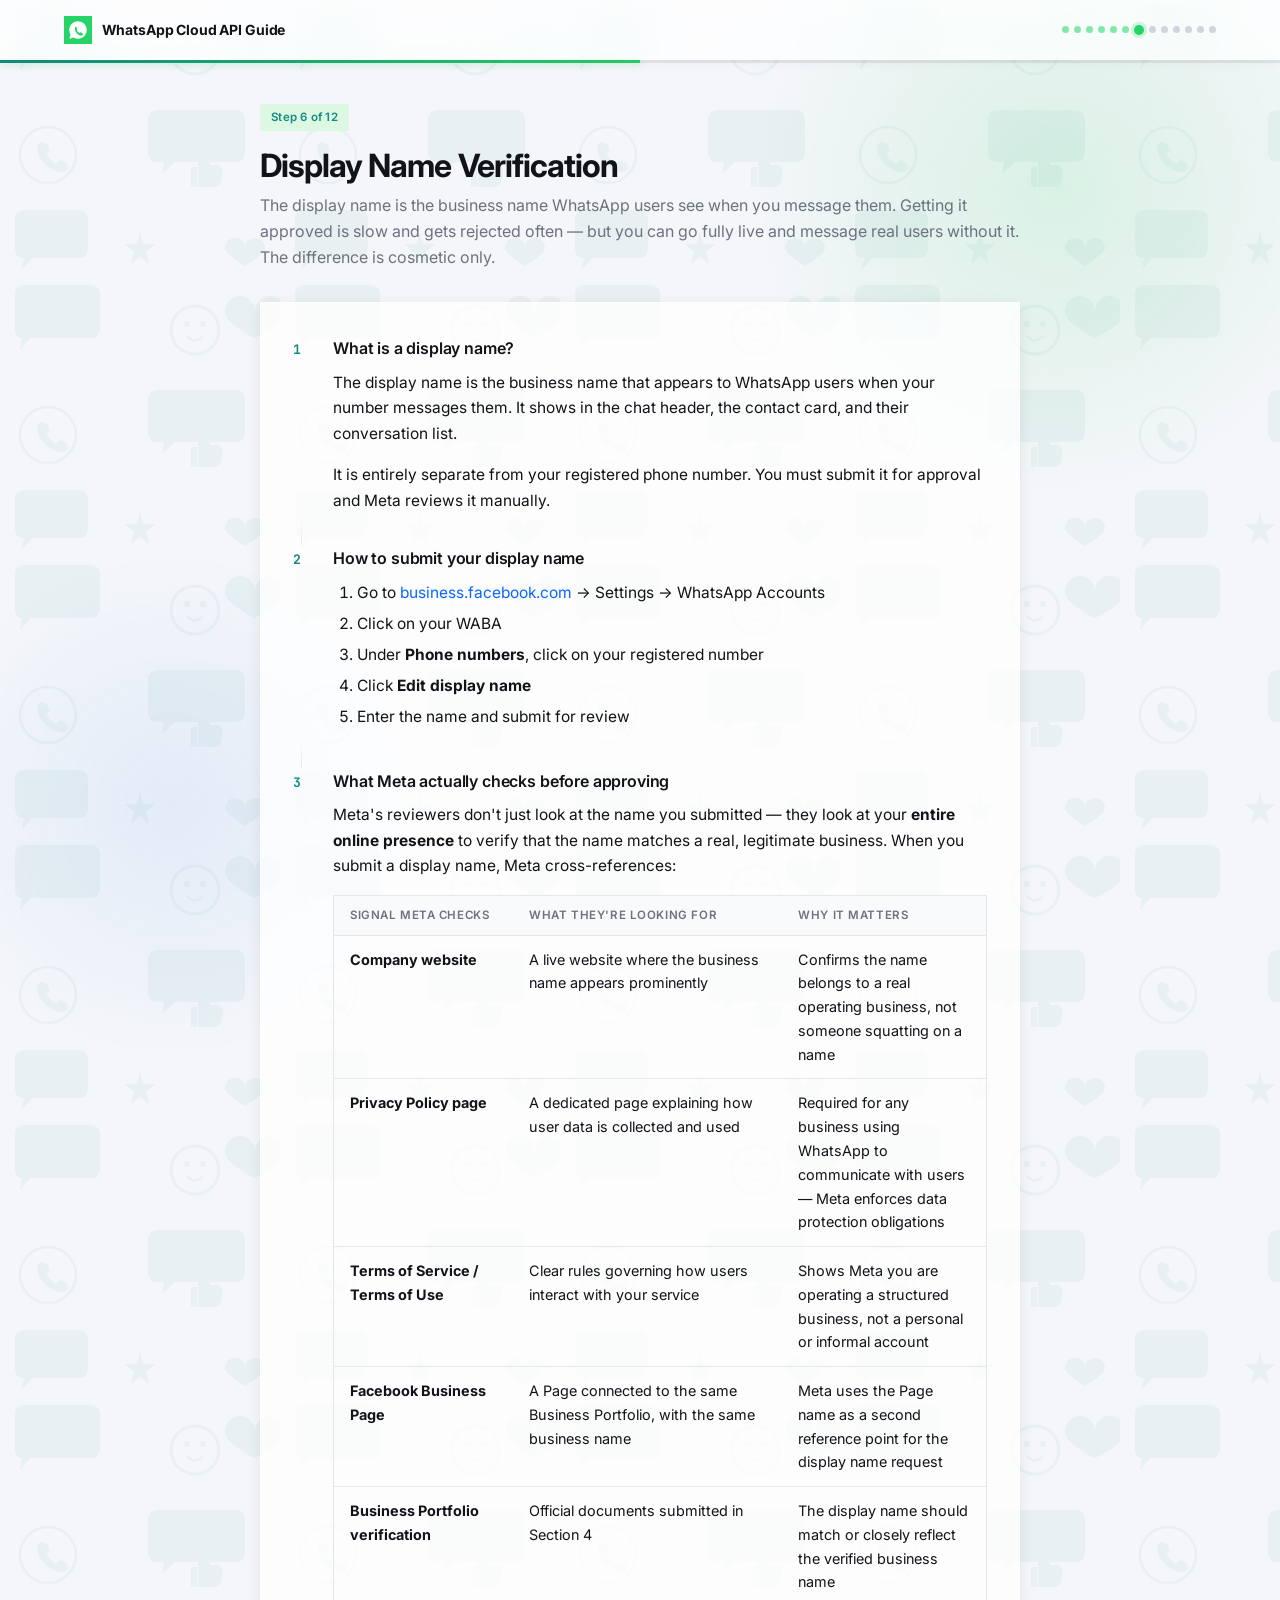
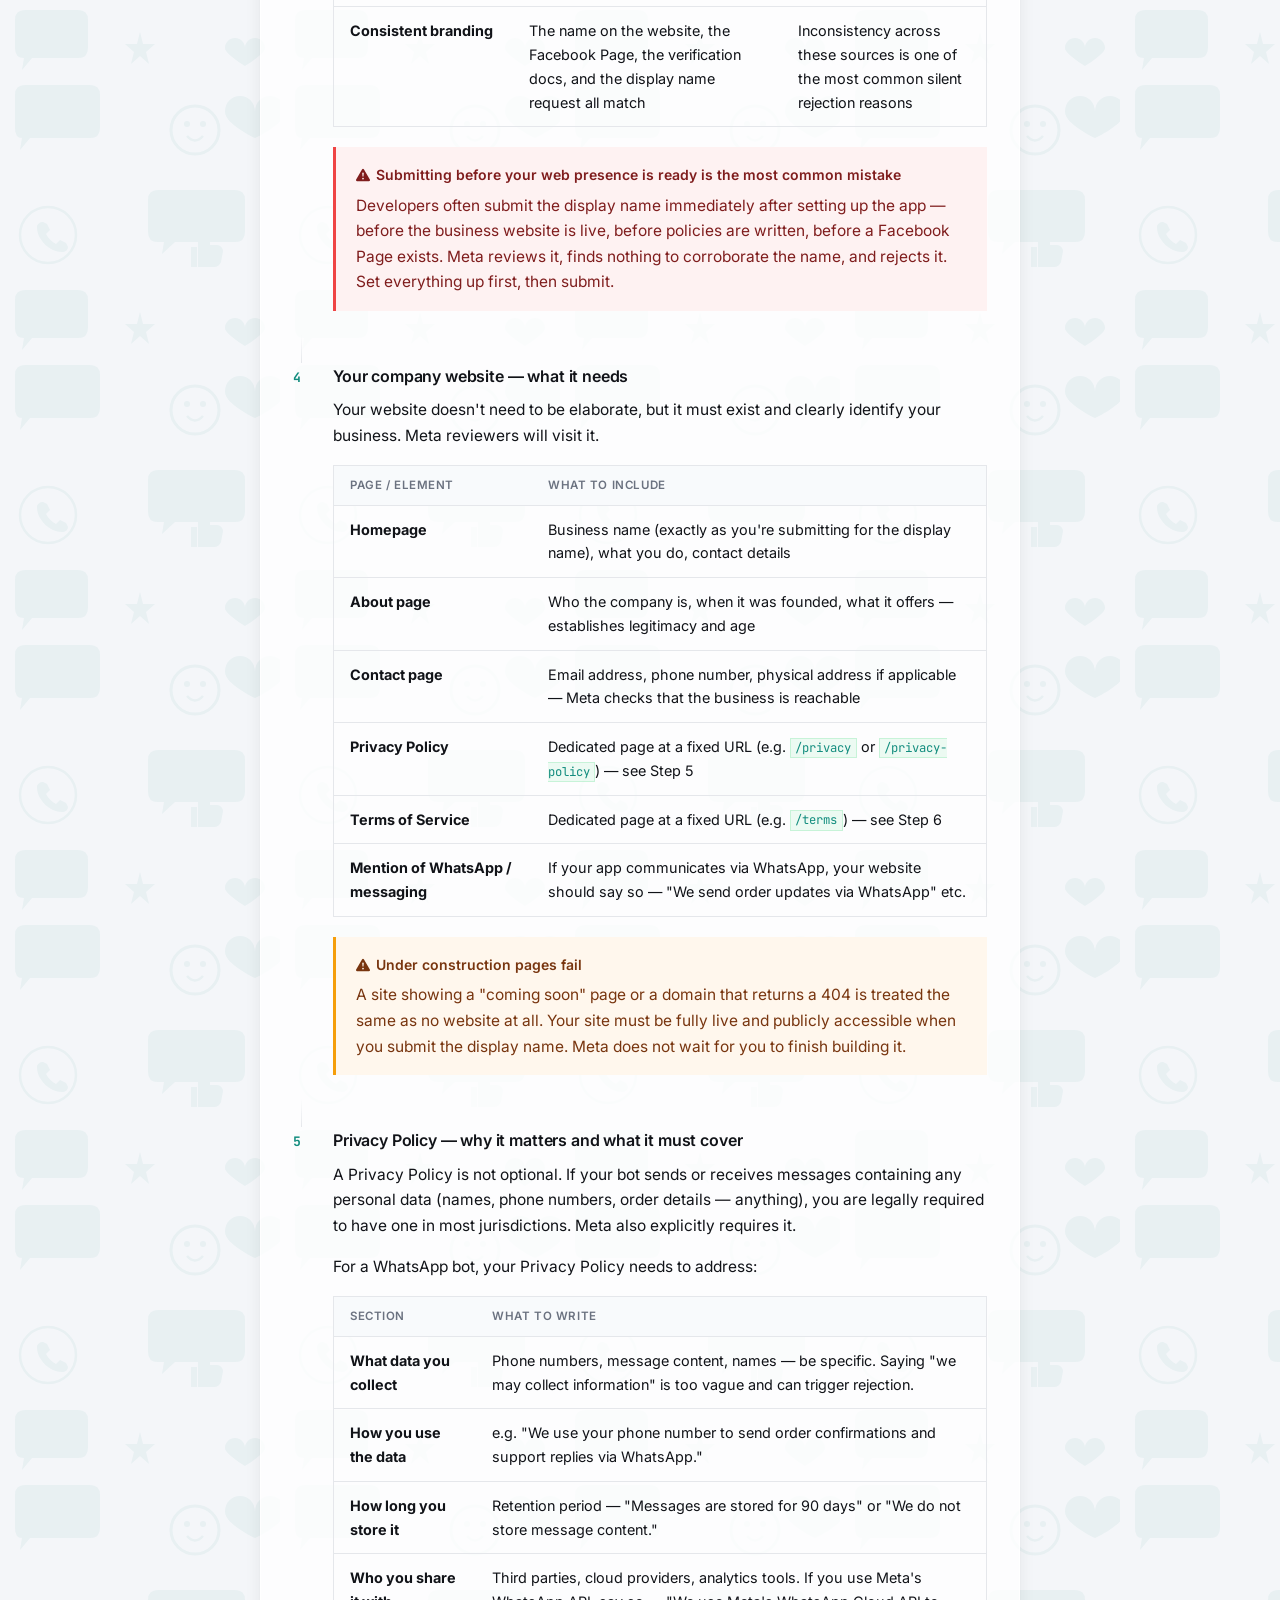
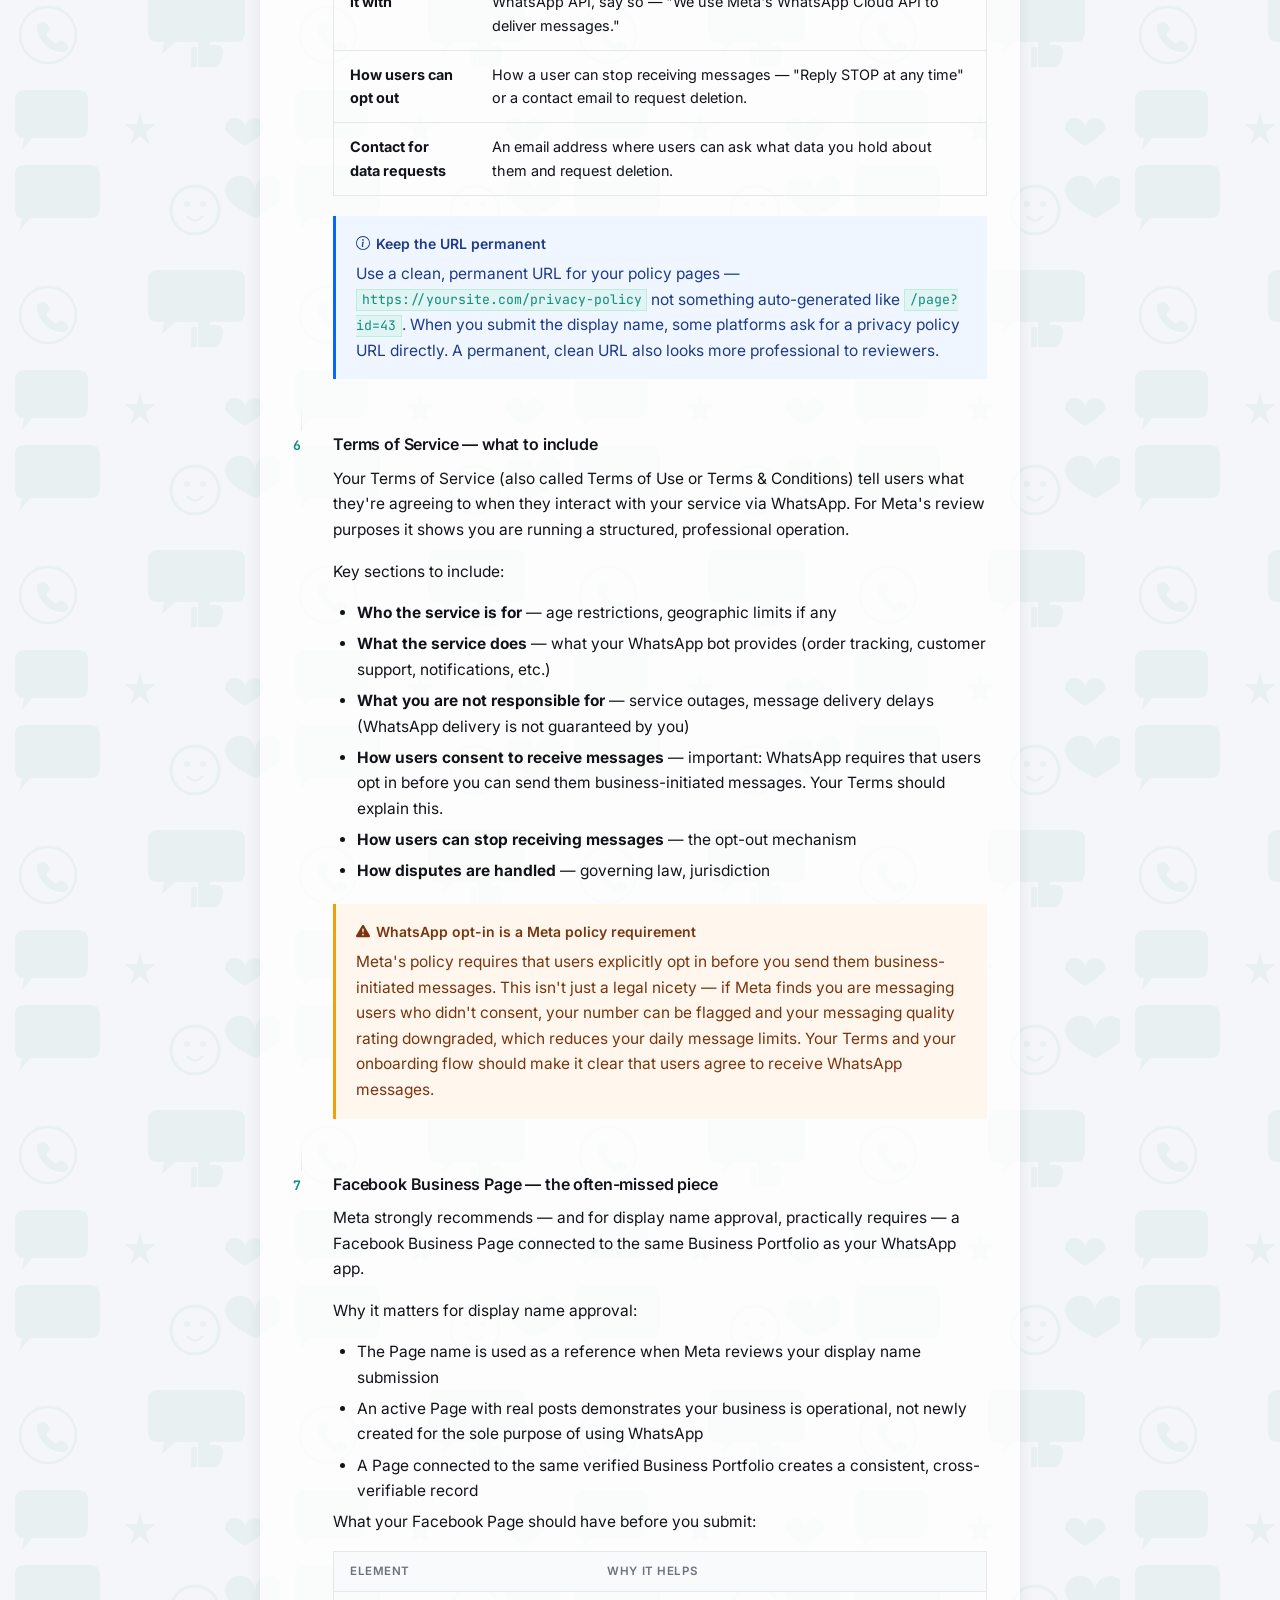
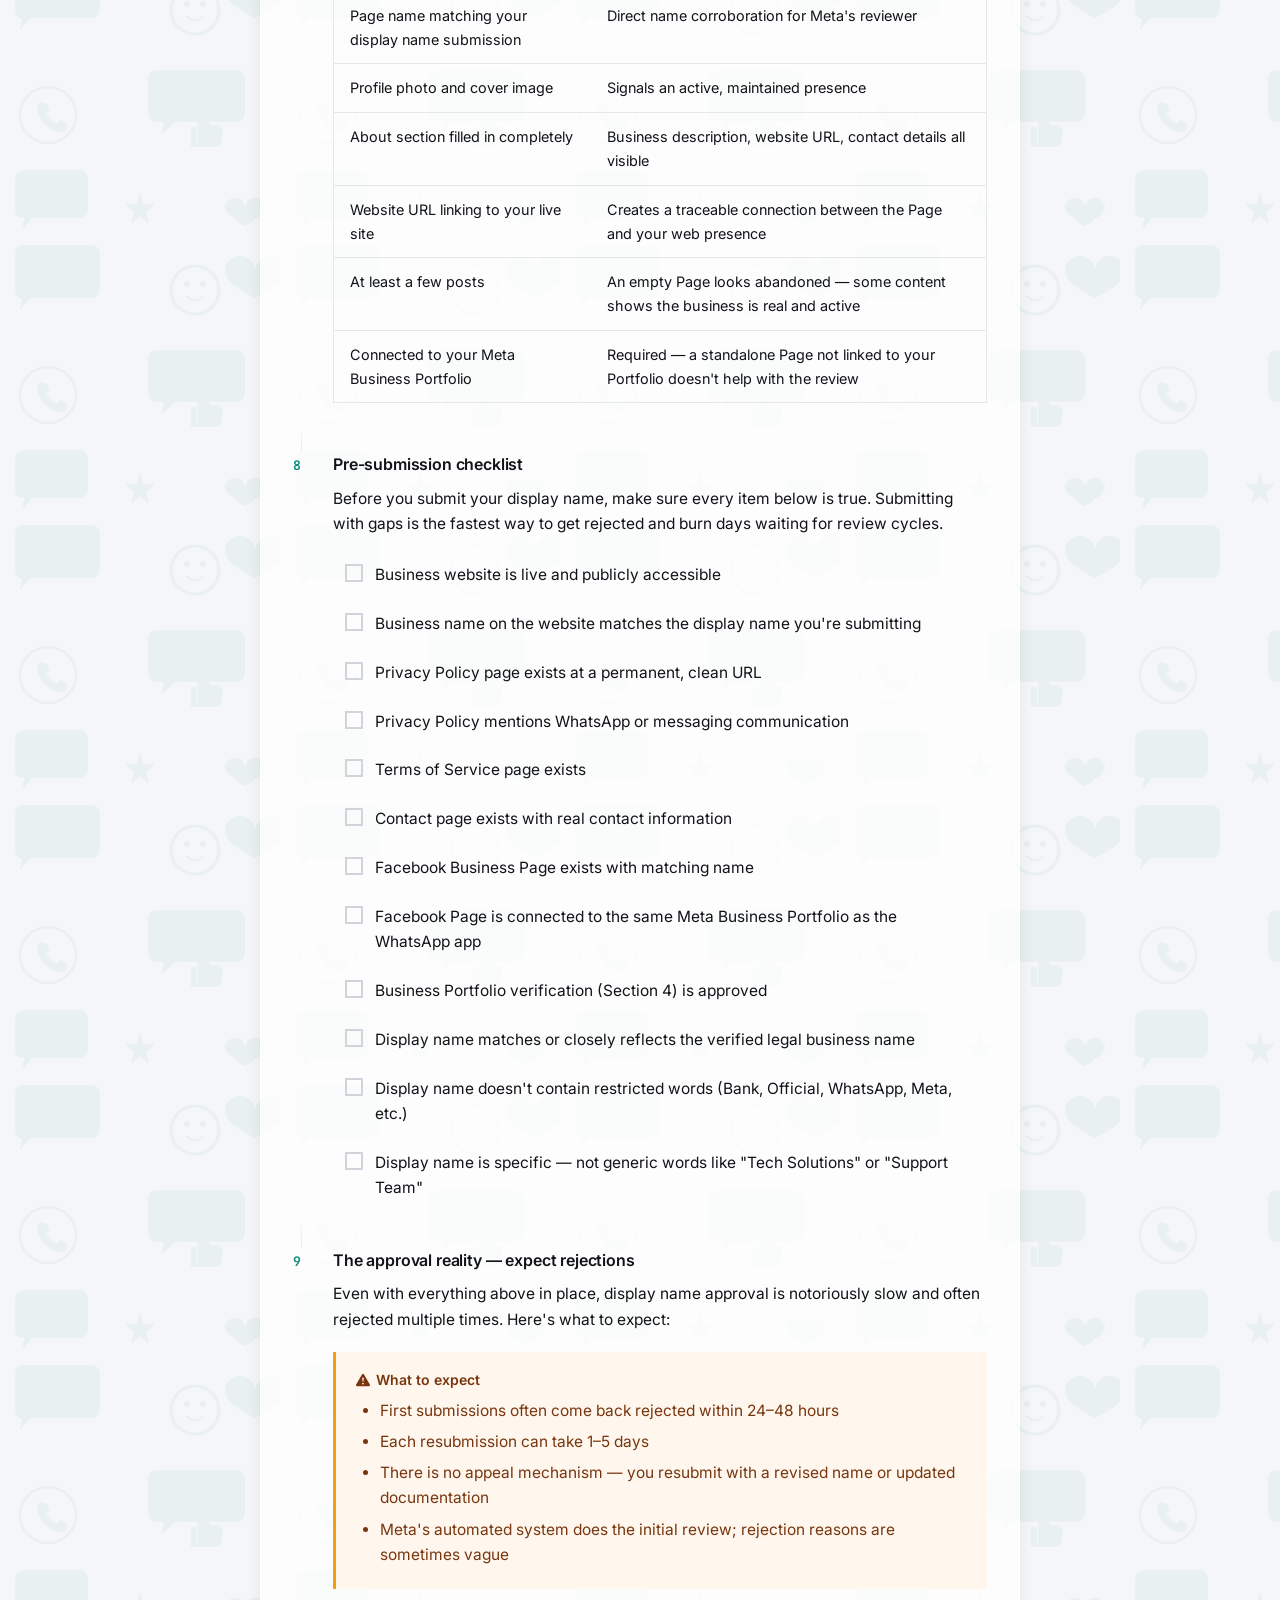
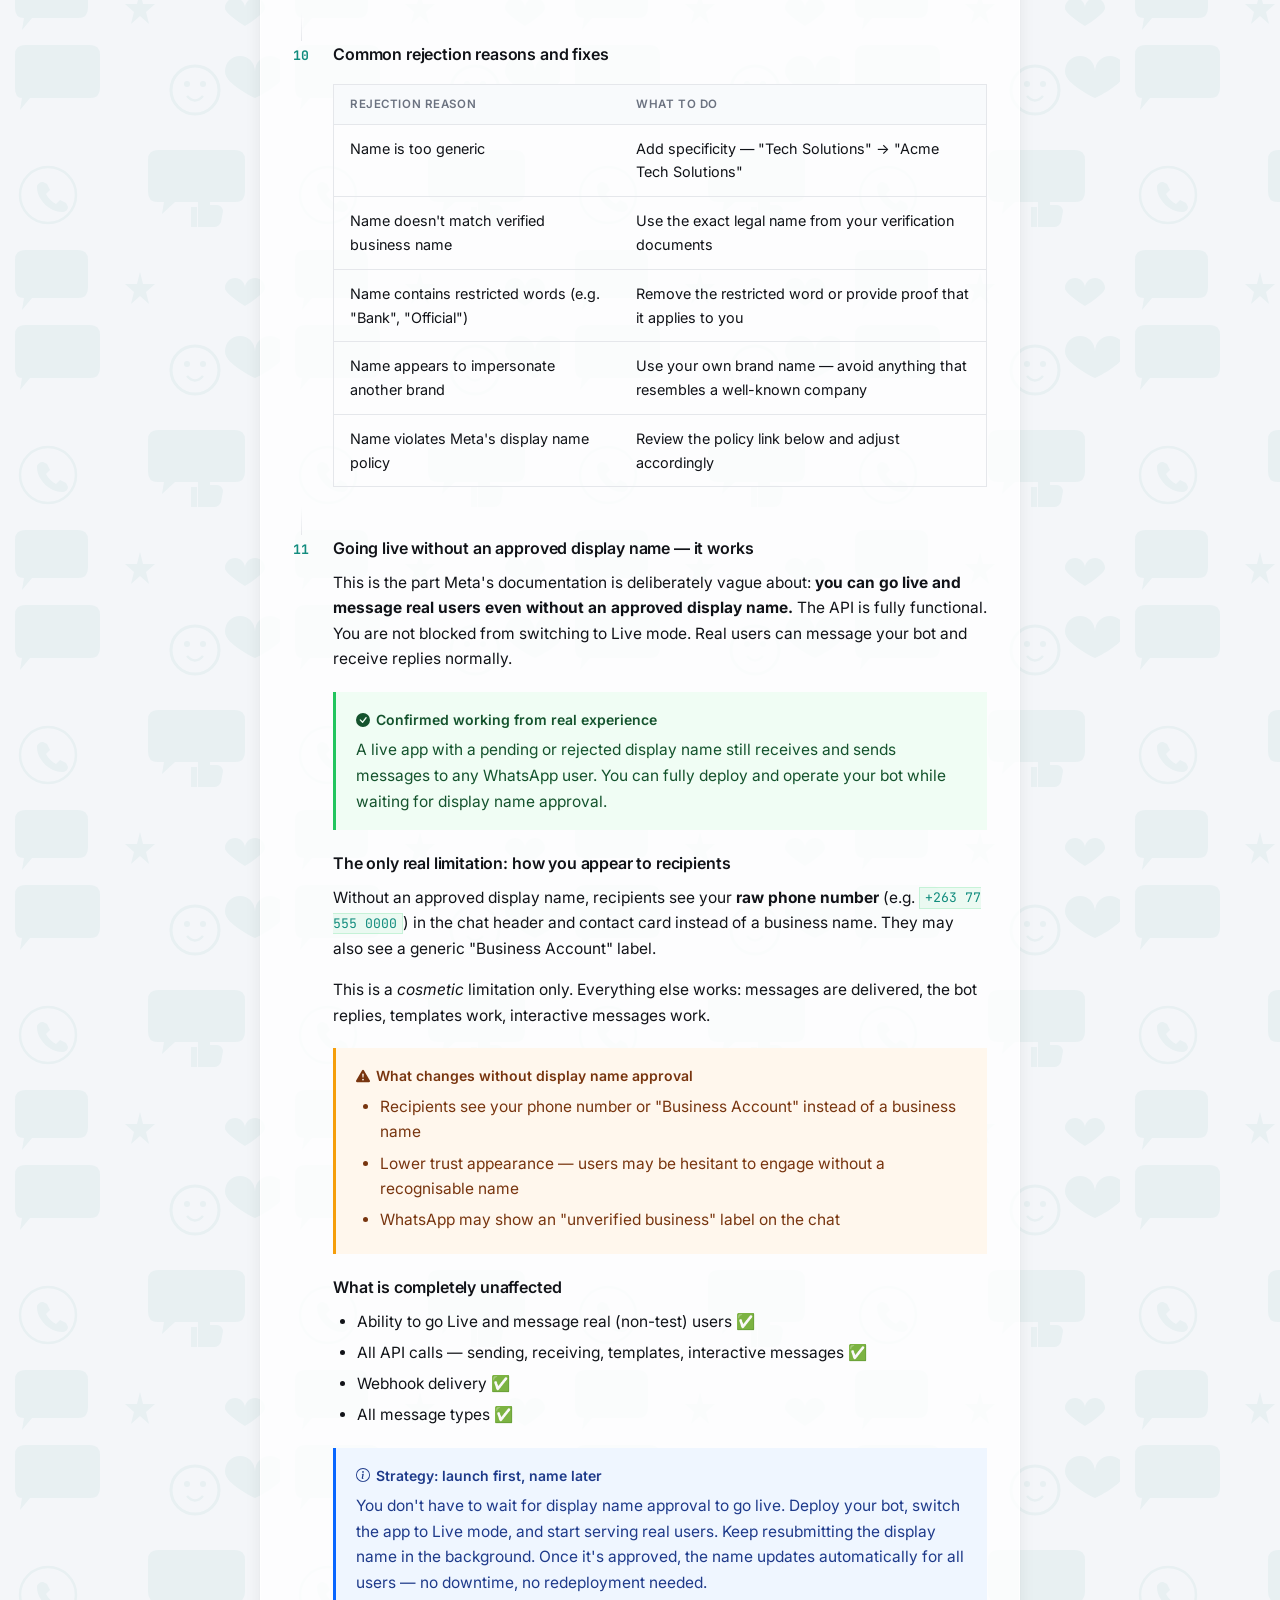
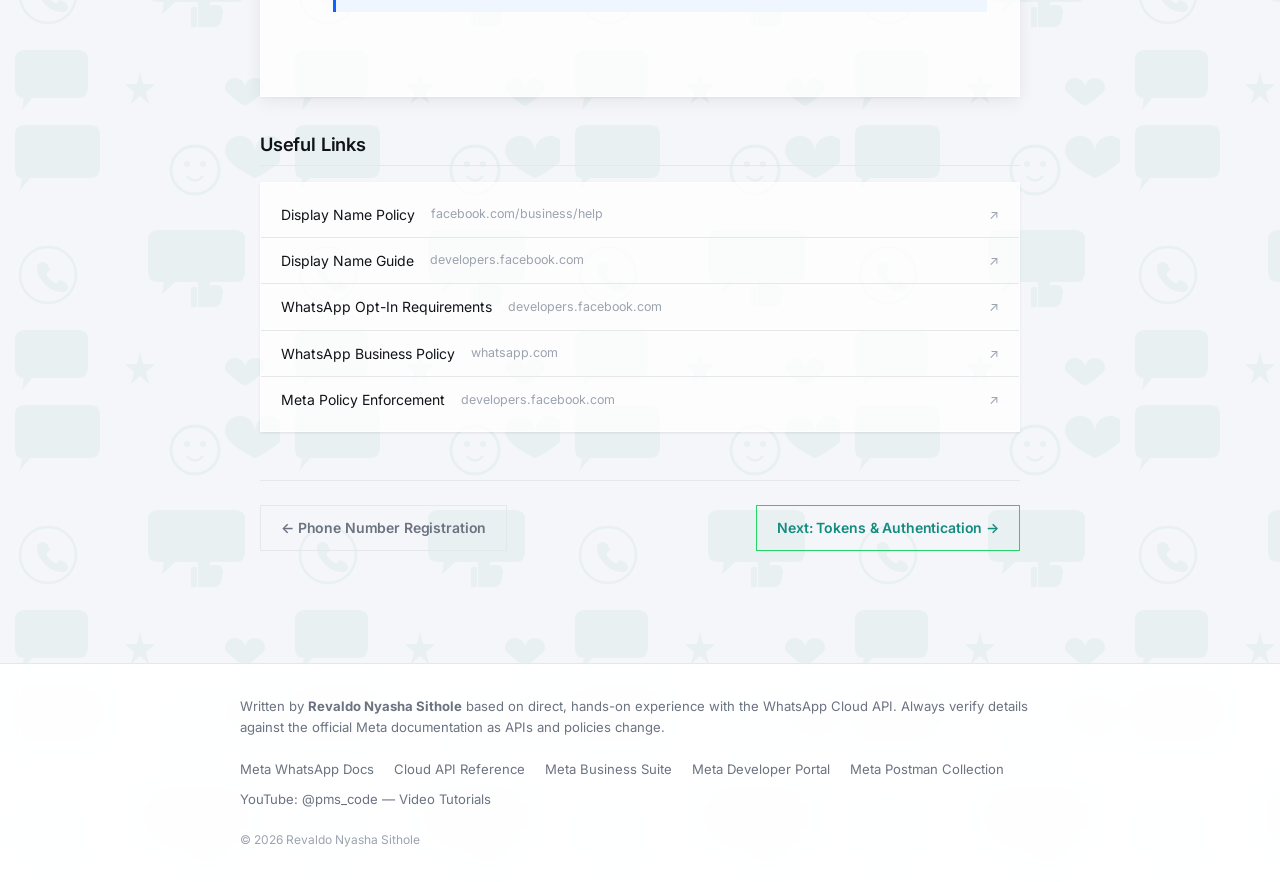
<file: pages/6-display-name.html>
<!DOCTYPE html>
<html lang="en">
<head>
  <meta charset="UTF-8" />
  <meta name="viewport" content="width=device-width, initial-scale=1.0" />
  <title>Step 6 — Display Name Verification | WhatsApp Cloud API Guide</title>
  <link rel="icon" type="image/png" href="../images/whatsapp-icon.png" />
  <link rel="stylesheet" href="../css/style.css" />
</head>
<body>

<nav class="navbar">
  <div class="navbar-inner">
    <a href="../index.html" class="navbar-brand">
      <svg viewBox="0 0 32 32" fill="none" xmlns="http://www.w3.org/2000/svg"><rect width="32" height="32" fill="#25D366"/><path d="M16 6C10.477 6 6 10.477 6 16c0 1.89.52 3.66 1.43 5.18L6 26l4.95-1.41A9.93 9.93 0 0016 26c5.523 0 10-4.477 10-10S21.523 6 16 6z" fill="white"/><path d="M12.5 13c.2-.4.5-.7.9-.7.4 0 .7.1.9.5l.9 2c.1.3 0 .6-.2.8l-.6.7c.7 1.3 1.8 2.3 3.1 3l.7-.5c.2-.2.6-.2.8-.1l2 .9c.4.2.5.5.5.9 0 1-.9 1.9-1.9 1.9-2.9 0-7.1-4.2-7.1-7.4 0-.6.2-1.2.5-1.7" fill="#25D366"/></svg>
      <span>WhatsApp Cloud API Guide</span>
    </a>
    <div class="navbar-progress" id="progressDots"></div>
    <button class="nav-hamburger" id="navHamburger" aria-label="Open menu">
      <svg width="18" height="14" viewBox="0 0 18 14" fill="currentColor"><rect width="18" height="2" rx="1"/><rect y="6" width="18" height="2" rx="1"/><rect y="12" width="18" height="2" rx="1"/></svg>
    </button>
  </div>
</nav>
<div class="progress-bar-track"><div class="progress-bar-fill" id="progressFill"></div></div>
<nav class="nav-drawer" id="navDrawer"></nav>

<div class="page-wrapper">

  <span class="page-badge">Step 6 of 12</span>
  <h1>Display Name Verification</h1>
  <p class="page-subtitle">The display name is the business name WhatsApp users see when you message them. Getting it approved is slow and gets rejected often — but you can go fully live and message real users without it. The difference is cosmetic only.</p>

  <div class="card">

    <div class="step">
      <div class="step-number">1</div>
      <div class="step-content">
        <h3>What is a display name?</h3>
        <p>The display name is the business name that appears to WhatsApp users when your number messages them. It shows in the chat header, the contact card, and their conversation list.</p>
        <p>It is entirely separate from your registered phone number. You must submit it for approval and Meta reviews it manually.</p>
      </div>
    </div>

    <div class="step">
      <div class="step-number">2</div>
      <div class="step-content">
        <h3>How to submit your display name</h3>
        <ol>
          <li>Go to <a href="https://business.facebook.com" target="_blank">business.facebook.com</a> → Settings → WhatsApp Accounts</li>
          <li>Click on your WABA</li>
          <li>Under <strong>Phone numbers</strong>, click on your registered number</li>
          <li>Click <strong>Edit display name</strong></li>
          <li>Enter the name and submit for review</li>
        </ol>
      </div>
    </div>

    <div class="step">
      <div class="step-number">3</div>
      <div class="step-content">
        <h3>What Meta actually checks before approving</h3>
        <p>Meta's reviewers don't just look at the name you submitted — they look at your <strong>entire online presence</strong> to verify that the name matches a real, legitimate business. When you submit a display name, Meta cross-references:</p>

        <div class="table-wrapper">
          <table>
            <thead><tr><th>Signal Meta checks</th><th>What they're looking for</th><th>Why it matters</th></tr></thead>
            <tbody>
              <tr>
                <td><strong>Company website</strong></td>
                <td>A live website where the business name appears prominently</td>
                <td>Confirms the name belongs to a real operating business, not someone squatting on a name</td>
              </tr>
              <tr>
                <td><strong>Privacy Policy page</strong></td>
                <td>A dedicated page explaining how user data is collected and used</td>
                <td>Required for any business using WhatsApp to communicate with users — Meta enforces data protection obligations</td>
              </tr>
              <tr>
                <td><strong>Terms of Service / Terms of Use</strong></td>
                <td>Clear rules governing how users interact with your service</td>
                <td>Shows Meta you are operating a structured business, not a personal or informal account</td>
              </tr>
              <tr>
                <td><strong>Facebook Business Page</strong></td>
                <td>A Page connected to the same Business Portfolio, with the same business name</td>
                <td>Meta uses the Page name as a second reference point for the display name request</td>
              </tr>
              <tr>
                <td><strong>Business Portfolio verification</strong></td>
                <td>Official documents submitted in Section 4</td>
                <td>The display name should match or closely reflect the verified business name</td>
              </tr>
              <tr>
                <td><strong>Consistent branding</strong></td>
                <td>The name on the website, the Facebook Page, the verification docs, and the display name request all match</td>
                <td>Inconsistency across these sources is one of the most common silent rejection reasons</td>
              </tr>
            </tbody>
          </table>
        </div>

        <div class="callout callout--danger">
          <div class="callout-title">
            <svg width="14" height="14" viewBox="0 0 16 16" fill="currentColor"><path d="M8.982 1.566a1.13 1.13 0 0 0-1.96 0L.165 13.233c-.457.778.091 1.767.98 1.767h13.713c.889 0 1.438-.99.98-1.767L8.982 1.566zM8 5c.535 0 .954.462.9.995l-.35 3.507a.552.552 0 0 1-1.1 0L7.1 5.995A.905.905 0 0 1 8 5zm.002 6a1 1 0 1 1 0 2 1 1 0 0 1 0-2z"/></svg>
            Submitting before your web presence is ready is the most common mistake
          </div>
          <p>Developers often submit the display name immediately after setting up the app — before the business website is live, before policies are written, before a Facebook Page exists. Meta reviews it, finds nothing to corroborate the name, and rejects it. Set everything up first, then submit.</p>
        </div>
      </div>
    </div>

    <div class="step">
      <div class="step-number">4</div>
      <div class="step-content">
        <h3>Your company website — what it needs</h3>
        <p>Your website doesn't need to be elaborate, but it must exist and clearly identify your business. Meta reviewers will visit it.</p>

        <div class="table-wrapper">
          <table>
            <thead><tr><th>Page / element</th><th>What to include</th></tr></thead>
            <tbody>
              <tr>
                <td><strong>Homepage</strong></td>
                <td>Business name (exactly as you're submitting for the display name), what you do, contact details</td>
              </tr>
              <tr>
                <td><strong>About page</strong></td>
                <td>Who the company is, when it was founded, what it offers — establishes legitimacy and age</td>
              </tr>
              <tr>
                <td><strong>Contact page</strong></td>
                <td>Email address, phone number, physical address if applicable — Meta checks that the business is reachable</td>
              </tr>
              <tr>
                <td><strong>Privacy Policy</strong></td>
                <td>Dedicated page at a fixed URL (e.g. <code>/privacy</code> or <code>/privacy-policy</code>) — see Step 5</td>
              </tr>
              <tr>
                <td><strong>Terms of Service</strong></td>
                <td>Dedicated page at a fixed URL (e.g. <code>/terms</code>) — see Step 6</td>
              </tr>
              <tr>
                <td><strong>Mention of WhatsApp / messaging</strong></td>
                <td>If your app communicates via WhatsApp, your website should say so — "We send order updates via WhatsApp" etc.</td>
              </tr>
            </tbody>
          </table>
        </div>

        <div class="callout callout--warning">
          <div class="callout-title">
            <svg width="14" height="14" viewBox="0 0 16 16" fill="currentColor"><path d="M8.982 1.566a1.13 1.13 0 0 0-1.96 0L.165 13.233c-.457.778.091 1.767.98 1.767h13.713c.889 0 1.438-.99.98-1.767L8.982 1.566zM8 5c.535 0 .954.462.9.995l-.35 3.507a.552.552 0 0 1-1.1 0L7.1 5.995A.905.905 0 0 1 8 5zm.002 6a1 1 0 1 1 0 2 1 1 0 0 1 0-2z"/></svg>
            Under construction pages fail
          </div>
          <p>A site showing a "coming soon" page or a domain that returns a 404 is treated the same as no website at all. Your site must be fully live and publicly accessible when you submit the display name. Meta does not wait for you to finish building it.</p>
        </div>
      </div>
    </div>

    <div class="step">
      <div class="step-number">5</div>
      <div class="step-content">
        <h3>Privacy Policy — why it matters and what it must cover</h3>
        <p>A Privacy Policy is not optional. If your bot sends or receives messages containing any personal data (names, phone numbers, order details — anything), you are legally required to have one in most jurisdictions. Meta also explicitly requires it.</p>

        <p>For a WhatsApp bot, your Privacy Policy needs to address:</p>

        <div class="table-wrapper">
          <table>
            <thead><tr><th>Section</th><th>What to write</th></tr></thead>
            <tbody>
              <tr>
                <td><strong>What data you collect</strong></td>
                <td>Phone numbers, message content, names — be specific. Saying "we may collect information" is too vague and can trigger rejection.</td>
              </tr>
              <tr>
                <td><strong>How you use the data</strong></td>
                <td>e.g. "We use your phone number to send order confirmations and support replies via WhatsApp."</td>
              </tr>
              <tr>
                <td><strong>How long you store it</strong></td>
                <td>Retention period — "Messages are stored for 90 days" or "We do not store message content."</td>
              </tr>
              <tr>
                <td><strong>Who you share it with</strong></td>
                <td>Third parties, cloud providers, analytics tools. If you use Meta's WhatsApp API, say so — "We use Meta's WhatsApp Cloud API to deliver messages."</td>
              </tr>
              <tr>
                <td><strong>How users can opt out</strong></td>
                <td>How a user can stop receiving messages — "Reply STOP at any time" or a contact email to request deletion.</td>
              </tr>
              <tr>
                <td><strong>Contact for data requests</strong></td>
                <td>An email address where users can ask what data you hold about them and request deletion.</td>
              </tr>
            </tbody>
          </table>
        </div>

        <div class="callout callout--tip">
          <div class="callout-title">
            <svg width="14" height="14" viewBox="0 0 16 16" fill="currentColor"><path d="M8 15A7 7 0 1 1 8 1a7 7 0 0 1 0 14zm0 1A8 8 0 1 0 8 0a8 8 0 0 0 0 16z"/><path d="m8.93 6.588-2.29.287-.082.38.45.083c.294.07.352.176.288.469l-.738 3.468c-.194.897.105 1.319.808 1.319.545 0 1.178-.252 1.465-.598l.088-.416c-.2.176-.492.246-.686.246-.275 0-.375-.193-.304-.533L8.93 6.588zM9 4.5a1 1 0 1 1-2 0 1 1 0 0 1 2 0z"/></svg>
            Keep the URL permanent
          </div>
          <p>Use a clean, permanent URL for your policy pages — <code>https://yoursite.com/privacy-policy</code> not something auto-generated like <code>/page?id=43</code>. When you submit the display name, some platforms ask for a privacy policy URL directly. A permanent, clean URL also looks more professional to reviewers.</p>
        </div>
      </div>
    </div>

    <div class="step">
      <div class="step-number">6</div>
      <div class="step-content">
        <h3>Terms of Service — what to include</h3>
        <p>Your Terms of Service (also called Terms of Use or Terms &amp; Conditions) tell users what they're agreeing to when they interact with your service via WhatsApp. For Meta's review purposes it shows you are running a structured, professional operation.</p>

        <p>Key sections to include:</p>
        <ul>
          <li><strong>Who the service is for</strong> — age restrictions, geographic limits if any</li>
          <li><strong>What the service does</strong> — what your WhatsApp bot provides (order tracking, customer support, notifications, etc.)</li>
          <li><strong>What you are not responsible for</strong> — service outages, message delivery delays (WhatsApp delivery is not guaranteed by you)</li>
          <li><strong>How users consent to receive messages</strong> — important: WhatsApp requires that users opt in before you can send them business-initiated messages. Your Terms should explain this.</li>
          <li><strong>How users can stop receiving messages</strong> — the opt-out mechanism</li>
          <li><strong>How disputes are handled</strong> — governing law, jurisdiction</li>
        </ul>

        <div class="callout callout--warning">
          <div class="callout-title">
            <svg width="14" height="14" viewBox="0 0 16 16" fill="currentColor"><path d="M8.982 1.566a1.13 1.13 0 0 0-1.96 0L.165 13.233c-.457.778.091 1.767.98 1.767h13.713c.889 0 1.438-.99.98-1.767L8.982 1.566zM8 5c.535 0 .954.462.9.995l-.35 3.507a.552.552 0 0 1-1.1 0L7.1 5.995A.905.905 0 0 1 8 5zm.002 6a1 1 0 1 1 0 2 1 1 0 0 1 0-2z"/></svg>
            WhatsApp opt-in is a Meta policy requirement
          </div>
          <p>Meta's policy requires that users explicitly opt in before you send them business-initiated messages. This isn't just a legal nicety — if Meta finds you are messaging users who didn't consent, your number can be flagged and your messaging quality rating downgraded, which reduces your daily message limits. Your Terms and your onboarding flow should make it clear that users agree to receive WhatsApp messages.</p>
        </div>
      </div>
    </div>

    <div class="step">
      <div class="step-number">7</div>
      <div class="step-content">
        <h3>Facebook Business Page — the often-missed piece</h3>
        <p>Meta strongly recommends — and for display name approval, practically requires — a Facebook Business Page connected to the same Business Portfolio as your WhatsApp app.</p>

        <p>Why it matters for display name approval:</p>
        <ul>
          <li>The Page name is used as a reference when Meta reviews your display name submission</li>
          <li>An active Page with real posts demonstrates your business is operational, not newly created for the sole purpose of using WhatsApp</li>
          <li>A Page connected to the same verified Business Portfolio creates a consistent, cross-verifiable record</li>
        </ul>

        <p>What your Facebook Page should have before you submit:</p>
        <div class="table-wrapper">
          <table>
            <thead><tr><th>Element</th><th>Why it helps</th></tr></thead>
            <tbody>
              <tr><td>Page name matching your display name submission</td><td>Direct name corroboration for Meta's reviewer</td></tr>
              <tr><td>Profile photo and cover image</td><td>Signals an active, maintained presence</td></tr>
              <tr><td>About section filled in completely</td><td>Business description, website URL, contact details all visible</td></tr>
              <tr><td>Website URL linking to your live site</td><td>Creates a traceable connection between the Page and your web presence</td></tr>
              <tr><td>At least a few posts</td><td>An empty Page looks abandoned — some content shows the business is real and active</td></tr>
              <tr><td>Connected to your Meta Business Portfolio</td><td>Required — a standalone Page not linked to your Portfolio doesn't help with the review</td></tr>
            </tbody>
          </table>
        </div>
      </div>
    </div>

    <div class="step">
      <div class="step-number">8</div>
      <div class="step-content">
        <h3>Pre-submission checklist</h3>
        <p>Before you submit your display name, make sure every item below is true. Submitting with gaps is the fastest way to get rejected and burn days waiting for review cycles.</p>

        <ul class="checklist">
          <li><span class="checklist-box"></span> Business website is live and publicly accessible</li>
          <li><span class="checklist-box"></span> Business name on the website matches the display name you're submitting</li>
          <li><span class="checklist-box"></span> Privacy Policy page exists at a permanent, clean URL</li>
          <li><span class="checklist-box"></span> Privacy Policy mentions WhatsApp or messaging communication</li>
          <li><span class="checklist-box"></span> Terms of Service page exists</li>
          <li><span class="checklist-box"></span> Contact page exists with real contact information</li>
          <li><span class="checklist-box"></span> Facebook Business Page exists with matching name</li>
          <li><span class="checklist-box"></span> Facebook Page is connected to the same Meta Business Portfolio as the WhatsApp app</li>
          <li><span class="checklist-box"></span> Business Portfolio verification (Section 4) is approved</li>
          <li><span class="checklist-box"></span> Display name matches or closely reflects the verified legal business name</li>
          <li><span class="checklist-box"></span> Display name doesn't contain restricted words (Bank, Official, WhatsApp, Meta, etc.)</li>
          <li><span class="checklist-box"></span> Display name is specific — not generic words like "Tech Solutions" or "Support Team"</li>
        </ul>
      </div>
    </div>

    <div class="step">
      <div class="step-number">9</div>
      <div class="step-content">
        <h3>The approval reality — expect rejections</h3>
        <p>Even with everything above in place, display name approval is notoriously slow and often rejected multiple times. Here's what to expect:</p>

        <div class="callout callout--warning">
          <div class="callout-title">
            <svg width="14" height="14" viewBox="0 0 16 16" fill="currentColor"><path d="M8.982 1.566a1.13 1.13 0 0 0-1.96 0L.165 13.233c-.457.778.091 1.767.98 1.767h13.713c.889 0 1.438-.99.98-1.767L8.982 1.566zM8 5c.535 0 .954.462.9.995l-.35 3.507a.552.552 0 0 1-1.1 0L7.1 5.995A.905.905 0 0 1 8 5zm.002 6a1 1 0 1 1 0 2 1 1 0 0 1 0-2z"/></svg>
            What to expect
          </div>
          <ul>
            <li>First submissions often come back rejected within 24–48 hours</li>
            <li>Each resubmission can take 1–5 days</li>
            <li>There is no appeal mechanism — you resubmit with a revised name or updated documentation</li>
            <li>Meta's automated system does the initial review; rejection reasons are sometimes vague</li>
          </ul>
        </div>
      </div>
    </div>

    <div class="step">
      <div class="step-number">10</div>
      <div class="step-content">
        <h3>Common rejection reasons and fixes</h3>
        <div class="table-wrapper">
          <table>
            <thead>
              <tr><th>Rejection reason</th><th>What to do</th></tr>
            </thead>
            <tbody>
              <tr>
                <td>Name is too generic</td>
                <td>Add specificity — "Tech Solutions" → "Acme Tech Solutions"</td>
              </tr>
              <tr>
                <td>Name doesn't match verified business name</td>
                <td>Use the exact legal name from your verification documents</td>
              </tr>
              <tr>
                <td>Name contains restricted words (e.g. "Bank", "Official")</td>
                <td>Remove the restricted word or provide proof that it applies to you</td>
              </tr>
              <tr>
                <td>Name appears to impersonate another brand</td>
                <td>Use your own brand name — avoid anything that resembles a well-known company</td>
              </tr>
              <tr>
                <td>Name violates Meta's display name policy</td>
                <td>Review the policy link below and adjust accordingly</td>
              </tr>
            </tbody>
          </table>
        </div>
      </div>
    </div>

    <div class="step">
      <div class="step-number">11</div>
      <div class="step-content">
        <h3>Going live without an approved display name — it works</h3>
        <p>This is the part Meta's documentation is deliberately vague about: <strong>you can go live and message real users even without an approved display name.</strong> The API is fully functional. You are not blocked from switching to Live mode. Real users can message your bot and receive replies normally.</p>

        <div class="callout callout--success">
          <div class="callout-title">
            <svg width="14" height="14" viewBox="0 0 16 16" fill="currentColor"><path d="M16 8A8 8 0 1 1 0 8a8 8 0 0 1 16 0zm-3.97-3.03a.75.75 0 0 0-1.08.022L7.477 9.417 5.384 7.323a.75.75 0 0 0-1.06 1.06L6.97 11.03a.75.75 0 0 0 1.079-.02l3.992-4.99a.75.75 0 0 0-.01-1.05z"/></svg>
            Confirmed working from real experience
          </div>
          <p>A live app with a pending or rejected display name still receives and sends messages to any WhatsApp user. You can fully deploy and operate your bot while waiting for display name approval.</p>
        </div>

        <h3>The only real limitation: how you appear to recipients</h3>
        <p>Without an approved display name, recipients see your <strong>raw phone number</strong> (e.g. <code>+263 77 555 0000</code>) in the chat header and contact card instead of a business name. They may also see a generic "Business Account" label.</p>
        <p>This is a <em>cosmetic</em> limitation only. Everything else works: messages are delivered, the bot replies, templates work, interactive messages work.</p>

        <div class="callout callout--warning">
          <div class="callout-title">
            <svg width="14" height="14" viewBox="0 0 16 16" fill="currentColor"><path d="M8.982 1.566a1.13 1.13 0 0 0-1.96 0L.165 13.233c-.457.778.091 1.767.98 1.767h13.713c.889 0 1.438-.99.98-1.767L8.982 1.566zM8 5c.535 0 .954.462.9.995l-.35 3.507a.552.552 0 0 1-1.1 0L7.1 5.995A.905.905 0 0 1 8 5zm.002 6a1 1 0 1 1 0 2 1 1 0 0 1 0-2z"/></svg>
            What changes without display name approval
          </div>
          <ul>
            <li>Recipients see your phone number or "Business Account" instead of a business name</li>
            <li>Lower trust appearance — users may be hesitant to engage without a recognisable name</li>
            <li>WhatsApp may show an "unverified business" label on the chat</li>
          </ul>
        </div>

        <h3>What is completely unaffected</h3>
        <ul>
          <li>Ability to go Live and message real (non-test) users ✅</li>
          <li>All API calls — sending, receiving, templates, interactive messages ✅</li>
          <li>Webhook delivery ✅</li>
          <li>All message types ✅</li>
        </ul>

        <div class="callout callout--tip">
          <div class="callout-title">
            <svg width="14" height="14" viewBox="0 0 16 16" fill="currentColor"><path d="M8 15A7 7 0 1 1 8 1a7 7 0 0 1 0 14zm0 1A8 8 0 1 0 8 0a8 8 0 0 0 0 16z"/><path d="m8.93 6.588-2.29.287-.082.38.45.083c.294.07.352.176.288.469l-.738 3.468c-.194.897.105 1.319.808 1.319.545 0 1.178-.252 1.465-.598l.088-.416c-.2.176-.492.246-.686.246-.275 0-.375-.193-.304-.533L8.93 6.588zM9 4.5a1 1 0 1 1-2 0 1 1 0 0 1 2 0z"/></svg>
            Strategy: launch first, name later
          </div>
          <p>You don't have to wait for display name approval to go live. Deploy your bot, switch the app to Live mode, and start serving real users. Keep resubmitting the display name in the background. Once it's approved, the name updates automatically for all users — no downtime, no redeployment needed.</p>
        </div>
      </div>
    </div>

  </div>

  <h2>Useful Links</h2>
  <div class="ref-card">
    <a href="https://www.facebook.com/business/help/338047025165344" target="_blank">Display Name Policy <span>facebook.com/business/help</span></a>
    <a href="https://developers.facebook.com/docs/whatsapp/guides/display-name" target="_blank">Display Name Guide <span>developers.facebook.com</span></a>
    <a href="https://developers.facebook.com/docs/whatsapp/overview/getting-opt-in" target="_blank">WhatsApp Opt-In Requirements <span>developers.facebook.com</span></a>
    <a href="https://www.whatsapp.com/legal/business-policy" target="_blank">WhatsApp Business Policy <span>whatsapp.com</span></a>
    <a href="https://developers.facebook.com/docs/whatsapp/overview/policy-enforcement" target="_blank">Meta Policy Enforcement <span>developers.facebook.com</span></a>
  </div>

  <div class="page-nav">
    <a href="./5-phone-numbers.html" class="btn btn--ghost">← Phone Number Registration</a>
    <a href="./7-tokens.html" class="btn btn--primary">Next: Tokens &amp; Authentication →</a>
  </div>

</div>

<footer class="site-footer">
  <div class="footer-inner">
    <p class="footer-note">Written by <strong>Revaldo Nyasha Sithole</strong> based on direct, hands-on experience with the WhatsApp Cloud API. Always verify details against the official Meta documentation as APIs and policies change.</p>
    <div class="footer-links">
      <a href="https://developers.facebook.com/docs/whatsapp" target="_blank">Meta WhatsApp Docs</a>
      <a href="https://developers.facebook.com/docs/whatsapp/cloud-api" target="_blank">Cloud API Reference</a>
      <a href="https://business.facebook.com" target="_blank">Meta Business Suite</a>
      <a href="https://developers.facebook.com" target="_blank">Meta Developer Portal</a>
      <a href="https://www.postman.com/meta/whatsapp-business-platform/collection/wlk6lh4/whatsapp-cloud-api" target="_blank">Meta Postman Collection</a>
      <a href="https://www.youtube.com/@pms_code/videos" target="_blank">YouTube: @pms_code — Video Tutorials</a>
    </div>
    <p class="footer-copy">&copy; 2026 Revaldo Nyasha Sithole</p>
  </div>
</footer>

<script src="../js/main.js"></script>
</body>
</html>
</file>
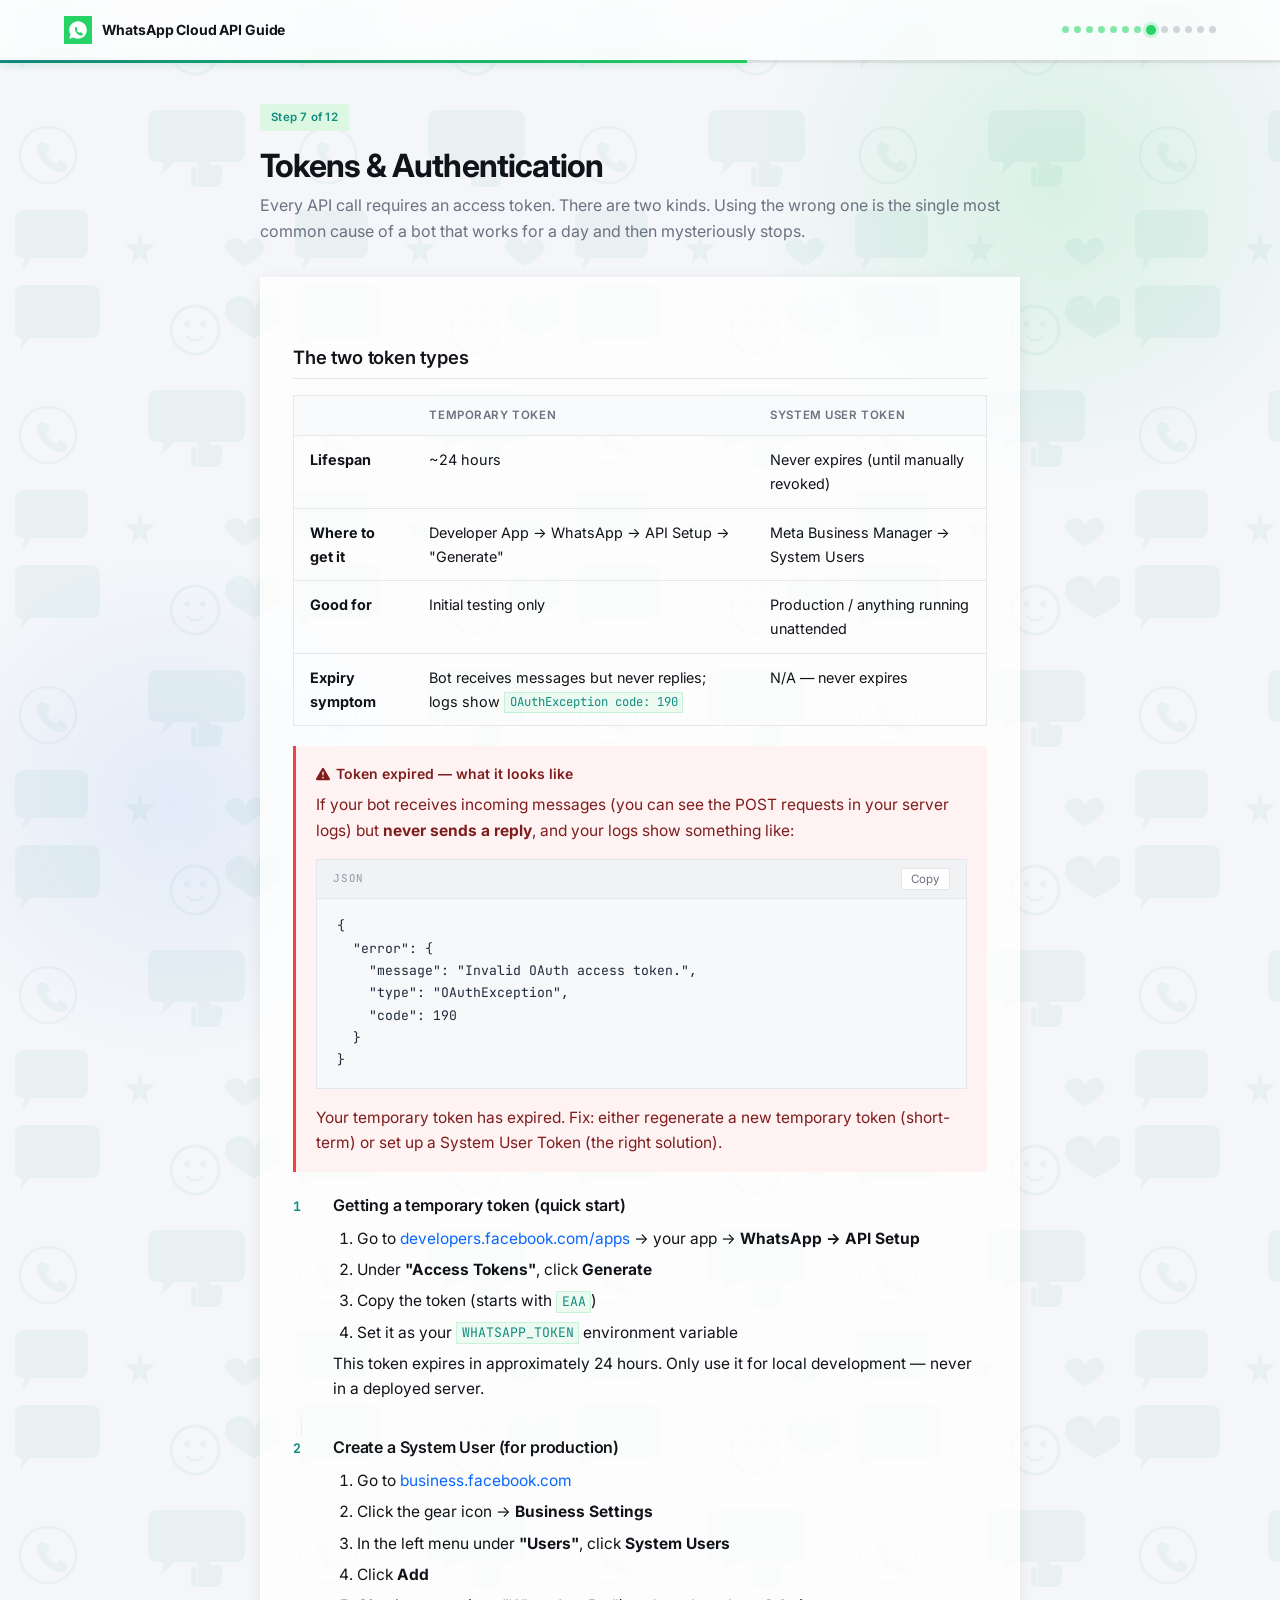
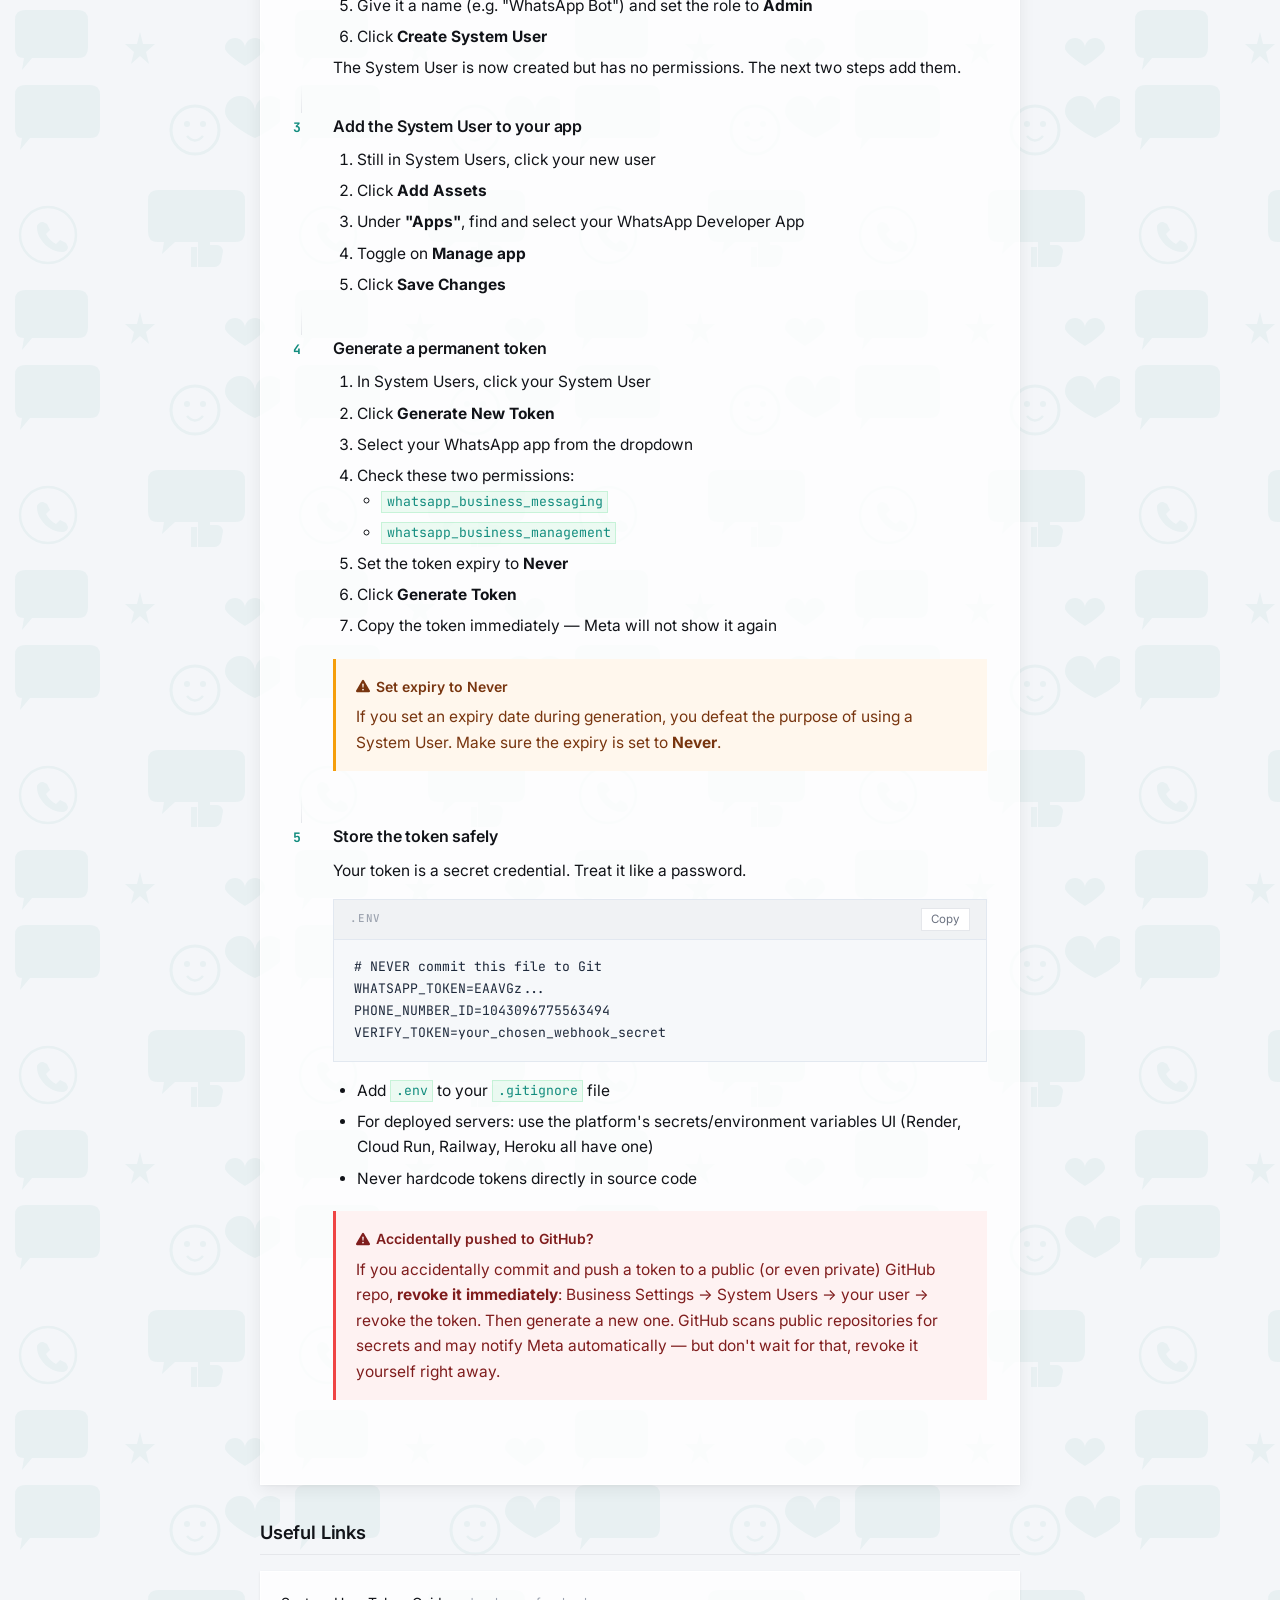
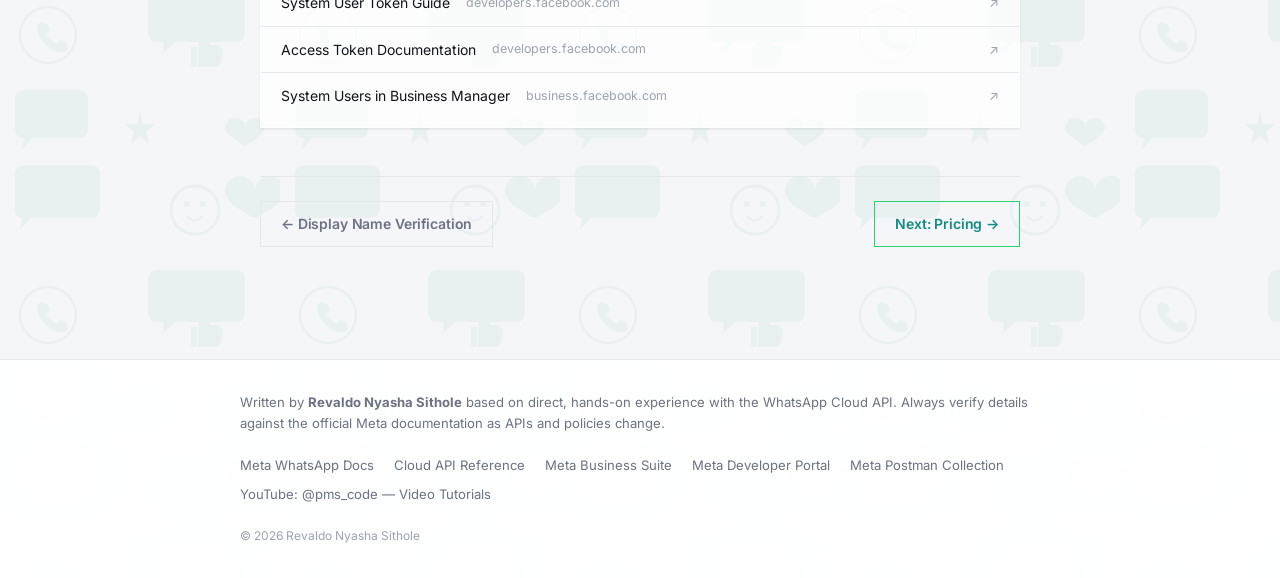
<file: pages/7-tokens.html>
<!DOCTYPE html>
<html lang="en">
<head>
  <meta charset="UTF-8" />
  <meta name="viewport" content="width=device-width, initial-scale=1.0" />
  <title>Step 7 — Tokens &amp; Authentication | WhatsApp Cloud API Guide</title>
  <link rel="icon" type="image/png" href="../images/whatsapp-icon.png" />
  <link rel="stylesheet" href="../css/style.css" />
</head>
<body>

<nav class="navbar">
  <div class="navbar-inner">
    <a href="../index.html" class="navbar-brand">
      <svg viewBox="0 0 32 32" fill="none" xmlns="http://www.w3.org/2000/svg"><rect width="32" height="32" fill="#25D366"/><path d="M16 6C10.477 6 6 10.477 6 16c0 1.89.52 3.66 1.43 5.18L6 26l4.95-1.41A9.93 9.93 0 0016 26c5.523 0 10-4.477 10-10S21.523 6 16 6z" fill="white"/><path d="M12.5 13c.2-.4.5-.7.9-.7.4 0 .7.1.9.5l.9 2c.1.3 0 .6-.2.8l-.6.7c.7 1.3 1.8 2.3 3.1 3l.7-.5c.2-.2.6-.2.8-.1l2 .9c.4.2.5.5.5.9 0 1-.9 1.9-1.9 1.9-2.9 0-7.1-4.2-7.1-7.4 0-.6.2-1.2.5-1.7" fill="#25D366"/></svg>
      <span>WhatsApp Cloud API Guide</span>
    </a>
    <div class="navbar-progress" id="progressDots"></div>
    <button class="nav-hamburger" id="navHamburger" aria-label="Open menu">
      <svg width="18" height="14" viewBox="0 0 18 14" fill="currentColor"><rect width="18" height="2" rx="1"/><rect y="6" width="18" height="2" rx="1"/><rect y="12" width="18" height="2" rx="1"/></svg>
    </button>
  </div>
</nav>
<div class="progress-bar-track"><div class="progress-bar-fill" id="progressFill"></div></div>
<nav class="nav-drawer" id="navDrawer"></nav>

<div class="page-wrapper">

  <span class="page-badge">Step 7 of 12</span>
  <h1>Tokens &amp; Authentication</h1>
  <p class="page-subtitle">Every API call requires an access token. There are two kinds. Using the wrong one is the single most common cause of a bot that works for a day and then mysteriously stops.</p>

  <div class="card">

    <h2>The two token types</h2>
    <div class="table-wrapper">
      <table>
        <thead>
          <tr><th></th><th>Temporary Token</th><th>System User Token</th></tr>
        </thead>
        <tbody>
          <tr><td><strong>Lifespan</strong></td><td>~24 hours</td><td>Never expires (until manually revoked)</td></tr>
          <tr><td><strong>Where to get it</strong></td><td>Developer App → WhatsApp → API Setup → "Generate"</td><td>Meta Business Manager → System Users</td></tr>
          <tr><td><strong>Good for</strong></td><td>Initial testing only</td><td>Production / anything running unattended</td></tr>
          <tr><td><strong>Expiry symptom</strong></td><td>Bot receives messages but never replies; logs show <code>OAuthException code: 190</code></td><td>N/A — never expires</td></tr>
        </tbody>
      </table>
    </div>

    <div class="callout callout--danger">
      <div class="callout-title">
        <svg width="14" height="14" viewBox="0 0 16 16" fill="currentColor"><path d="M8.982 1.566a1.13 1.13 0 0 0-1.96 0L.165 13.233c-.457.778.091 1.767.98 1.767h13.713c.889 0 1.438-.99.98-1.767L8.982 1.566zM8 5c.535 0 .954.462.9.995l-.35 3.507a.552.552 0 0 1-1.1 0L7.1 5.995A.905.905 0 0 1 8 5zm.002 6a1 1 0 1 1 0 2 1 1 0 0 1 0-2z"/></svg>
        Token expired — what it looks like
      </div>
      <p>If your bot receives incoming messages (you can see the POST requests in your server logs) but <strong>never sends a reply</strong>, and your logs show something like:</p>
      <div class="code-block" style="margin-top:.75rem">
        <div class="code-block__header"><span class="code-lang">JSON</span><button class="copy-btn">Copy</button></div>
        <pre><code>{
  "error": {
    "message": "Invalid OAuth access token.",
    "type": "OAuthException",
    "code": 190
  }
}</code></pre>
      </div>
      <p style="margin-top:.75rem">Your temporary token has expired. Fix: either regenerate a new temporary token (short-term) or set up a System User Token (the right solution).</p>
    </div>

    <div class="step">
      <div class="step-number">1</div>
      <div class="step-content">
        <h3>Getting a temporary token (quick start)</h3>
        <ol>
          <li>Go to <a href="https://developers.facebook.com/apps" target="_blank">developers.facebook.com/apps</a> → your app → <strong>WhatsApp → API Setup</strong></li>
          <li>Under <strong>"Access Tokens"</strong>, click <strong>Generate</strong></li>
          <li>Copy the token (starts with <code>EAA</code>)</li>
          <li>Set it as your <code>WHATSAPP_TOKEN</code> environment variable</li>
        </ol>
        <p>This token expires in approximately 24 hours. Only use it for local development — never in a deployed server.</p>
      </div>
    </div>

    <div class="step">
      <div class="step-number">2</div>
      <div class="step-content">
        <h3>Create a System User (for production)</h3>
        <ol>
          <li>Go to <a href="https://business.facebook.com" target="_blank">business.facebook.com</a></li>
          <li>Click the gear icon → <strong>Business Settings</strong></li>
          <li>In the left menu under <strong>"Users"</strong>, click <strong>System Users</strong></li>
          <li>Click <strong>Add</strong></li>
          <li>Give it a name (e.g. "WhatsApp Bot") and set the role to <strong>Admin</strong></li>
          <li>Click <strong>Create System User</strong></li>
        </ol>
        <p>The System User is now created but has no permissions. The next two steps add them.</p>
      </div>
    </div>

    <div class="step">
      <div class="step-number">3</div>
      <div class="step-content">
        <h3>Add the System User to your app</h3>
        <ol>
          <li>Still in System Users, click your new user</li>
          <li>Click <strong>Add Assets</strong></li>
          <li>Under <strong>"Apps"</strong>, find and select your WhatsApp Developer App</li>
          <li>Toggle on <strong>Manage app</strong></li>
          <li>Click <strong>Save Changes</strong></li>
        </ol>
      </div>
    </div>

    <div class="step">
      <div class="step-number">4</div>
      <div class="step-content">
        <h3>Generate a permanent token</h3>
        <ol>
          <li>In System Users, click your System User</li>
          <li>Click <strong>Generate New Token</strong></li>
          <li>Select your WhatsApp app from the dropdown</li>
          <li>Check these two permissions:
            <ul>
              <li><code>whatsapp_business_messaging</code></li>
              <li><code>whatsapp_business_management</code></li>
            </ul>
          </li>
          <li>Set the token expiry to <strong>Never</strong></li>
          <li>Click <strong>Generate Token</strong></li>
          <li>Copy the token immediately — Meta will not show it again</li>
        </ol>

        <div class="callout callout--warning">
          <div class="callout-title">
            <svg width="14" height="14" viewBox="0 0 16 16" fill="currentColor"><path d="M8.982 1.566a1.13 1.13 0 0 0-1.96 0L.165 13.233c-.457.778.091 1.767.98 1.767h13.713c.889 0 1.438-.99.98-1.767L8.982 1.566zM8 5c.535 0 .954.462.9.995l-.35 3.507a.552.552 0 0 1-1.1 0L7.1 5.995A.905.905 0 0 1 8 5zm.002 6a1 1 0 1 1 0 2 1 1 0 0 1 0-2z"/></svg>
            Set expiry to Never
          </div>
          <p>If you set an expiry date during generation, you defeat the purpose of using a System User. Make sure the expiry is set to <strong>Never</strong>.</p>
        </div>
      </div>
    </div>

    <div class="step">
      <div class="step-number">5</div>
      <div class="step-content">
        <h3>Store the token safely</h3>
        <p>Your token is a secret credential. Treat it like a password.</p>

        <div class="code-block">
          <div class="code-block__header">
            <span class="code-lang">.env</span>
            <button class="copy-btn">Copy</button>
          </div>
          <pre><code># NEVER commit this file to Git
WHATSAPP_TOKEN=EAAVGz...
PHONE_NUMBER_ID=1043096775563494
VERIFY_TOKEN=your_chosen_webhook_secret</code></pre>
        </div>

        <ul>
          <li>Add <code>.env</code> to your <code>.gitignore</code> file</li>
          <li>For deployed servers: use the platform's secrets/environment variables UI (Render, Cloud Run, Railway, Heroku all have one)</li>
          <li>Never hardcode tokens directly in source code</li>
        </ul>

        <div class="callout callout--danger">
          <div class="callout-title">
            <svg width="14" height="14" viewBox="0 0 16 16" fill="currentColor"><path d="M8.982 1.566a1.13 1.13 0 0 0-1.96 0L.165 13.233c-.457.778.091 1.767.98 1.767h13.713c.889 0 1.438-.99.98-1.767L8.982 1.566zM8 5c.535 0 .954.462.9.995l-.35 3.507a.552.552 0 0 1-1.1 0L7.1 5.995A.905.905 0 0 1 8 5zm.002 6a1 1 0 1 1 0 2 1 1 0 0 1 0-2z"/></svg>
            Accidentally pushed to GitHub?
          </div>
          <p>If you accidentally commit and push a token to a public (or even private) GitHub repo, <strong>revoke it immediately</strong>: Business Settings → System Users → your user → revoke the token. Then generate a new one. GitHub scans public repositories for secrets and may notify Meta automatically — but don't wait for that, revoke it yourself right away.</p>
        </div>
      </div>
    </div>

  </div>

  <h2>Useful Links</h2>
  <div class="ref-card">
    <a href="https://developers.facebook.com/docs/whatsapp/business-management-api/get-started" target="_blank">System User Token Guide <span>developers.facebook.com</span></a>
    <a href="https://developers.facebook.com/docs/facebook-login/guides/access-tokens" target="_blank">Access Token Documentation <span>developers.facebook.com</span></a>
    <a href="https://business.facebook.com/settings/system-users" target="_blank">System Users in Business Manager <span>business.facebook.com</span></a>
  </div>

  <div class="page-nav">
    <a href="./6-display-name.html" class="btn btn--ghost">← Display Name Verification</a>
    <a href="./8-pricing.html" class="btn btn--primary">Next: Pricing →</a>
  </div>

</div>

<footer class="site-footer">
  <div class="footer-inner">
    <p class="footer-note">Written by <strong>Revaldo Nyasha Sithole</strong> based on direct, hands-on experience with the WhatsApp Cloud API. Always verify details against the official Meta documentation as APIs and policies change.</p>
    <div class="footer-links">
      <a href="https://developers.facebook.com/docs/whatsapp" target="_blank">Meta WhatsApp Docs</a>
      <a href="https://developers.facebook.com/docs/whatsapp/cloud-api" target="_blank">Cloud API Reference</a>
      <a href="https://business.facebook.com" target="_blank">Meta Business Suite</a>
      <a href="https://developers.facebook.com" target="_blank">Meta Developer Portal</a>
      <a href="https://www.postman.com/meta/whatsapp-business-platform/collection/wlk6lh4/whatsapp-cloud-api" target="_blank">Meta Postman Collection</a>
      <a href="https://www.youtube.com/@pms_code/videos" target="_blank">YouTube: @pms_code — Video Tutorials</a>
    </div>
    <p class="footer-copy">&copy; 2026 Revaldo Nyasha Sithole</p>
  </div>
</footer>

<script src="../js/main.js"></script>
</body>
</html>
</file>
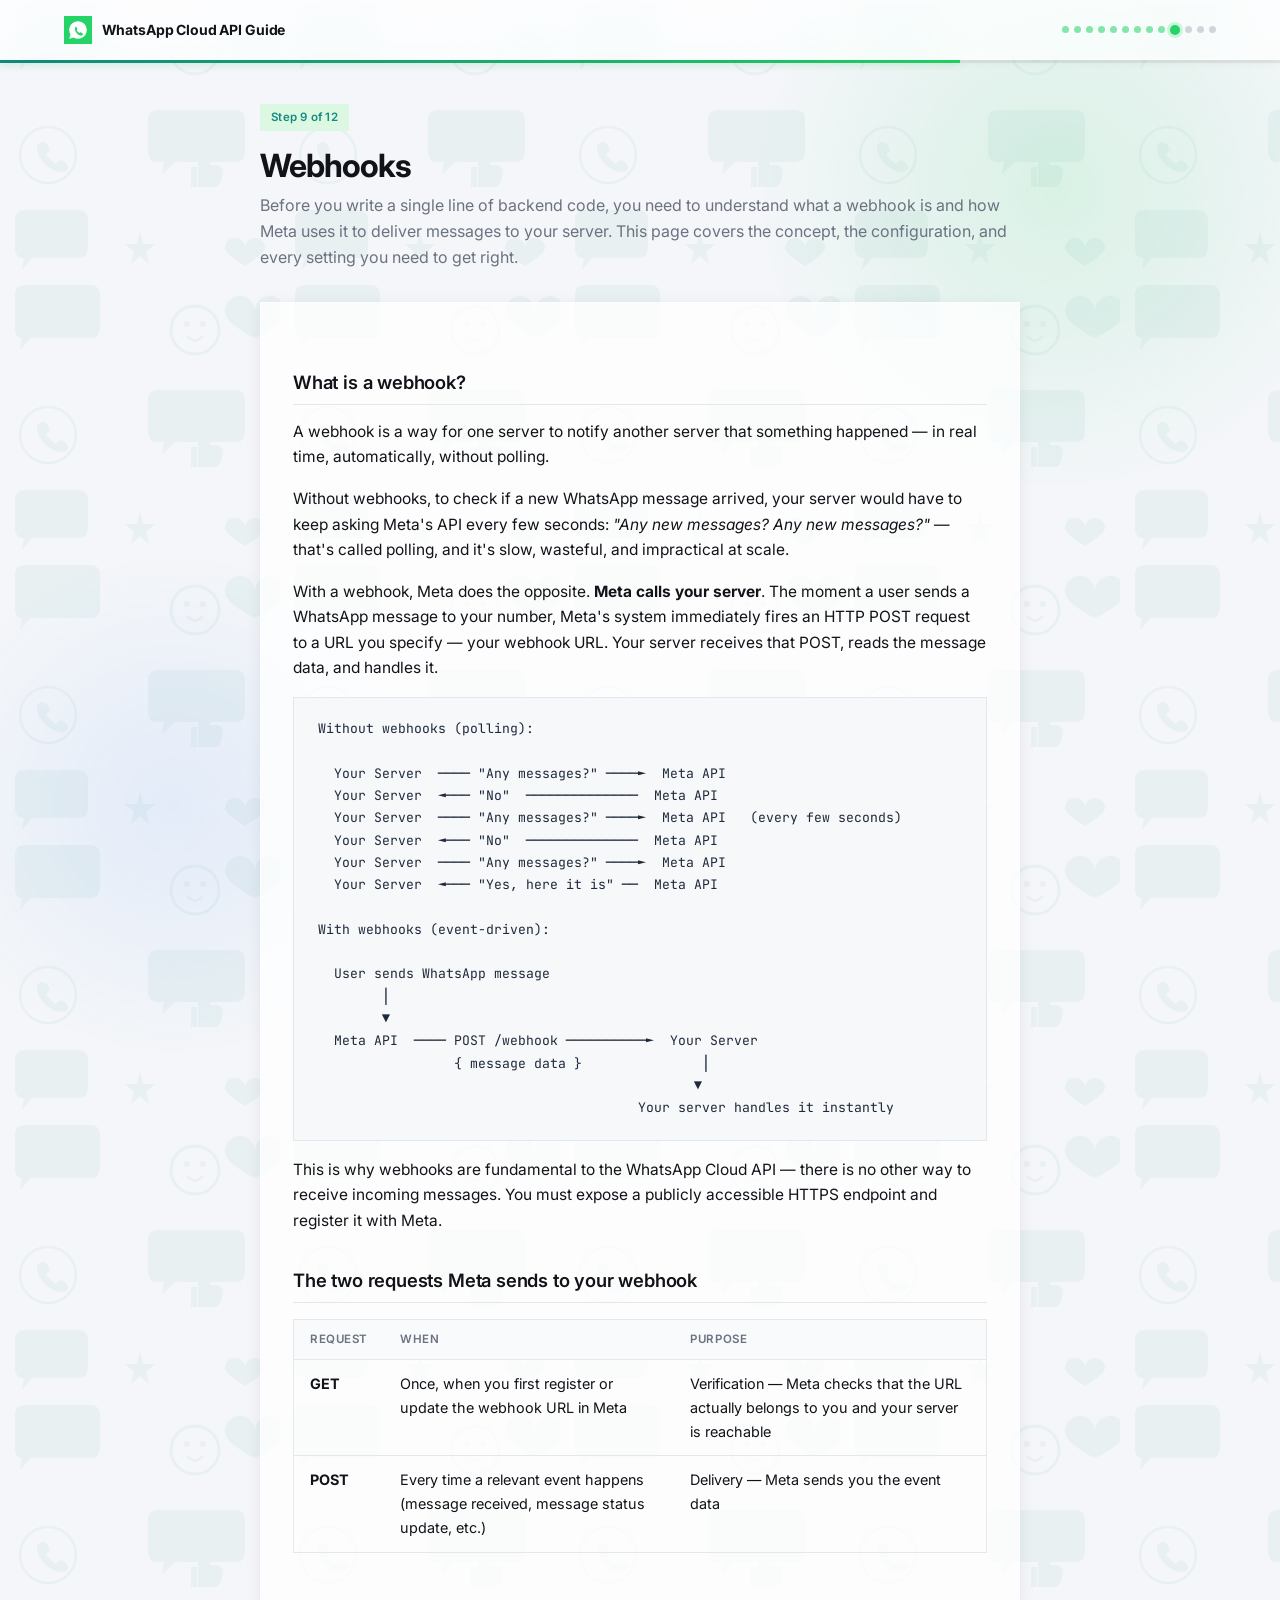
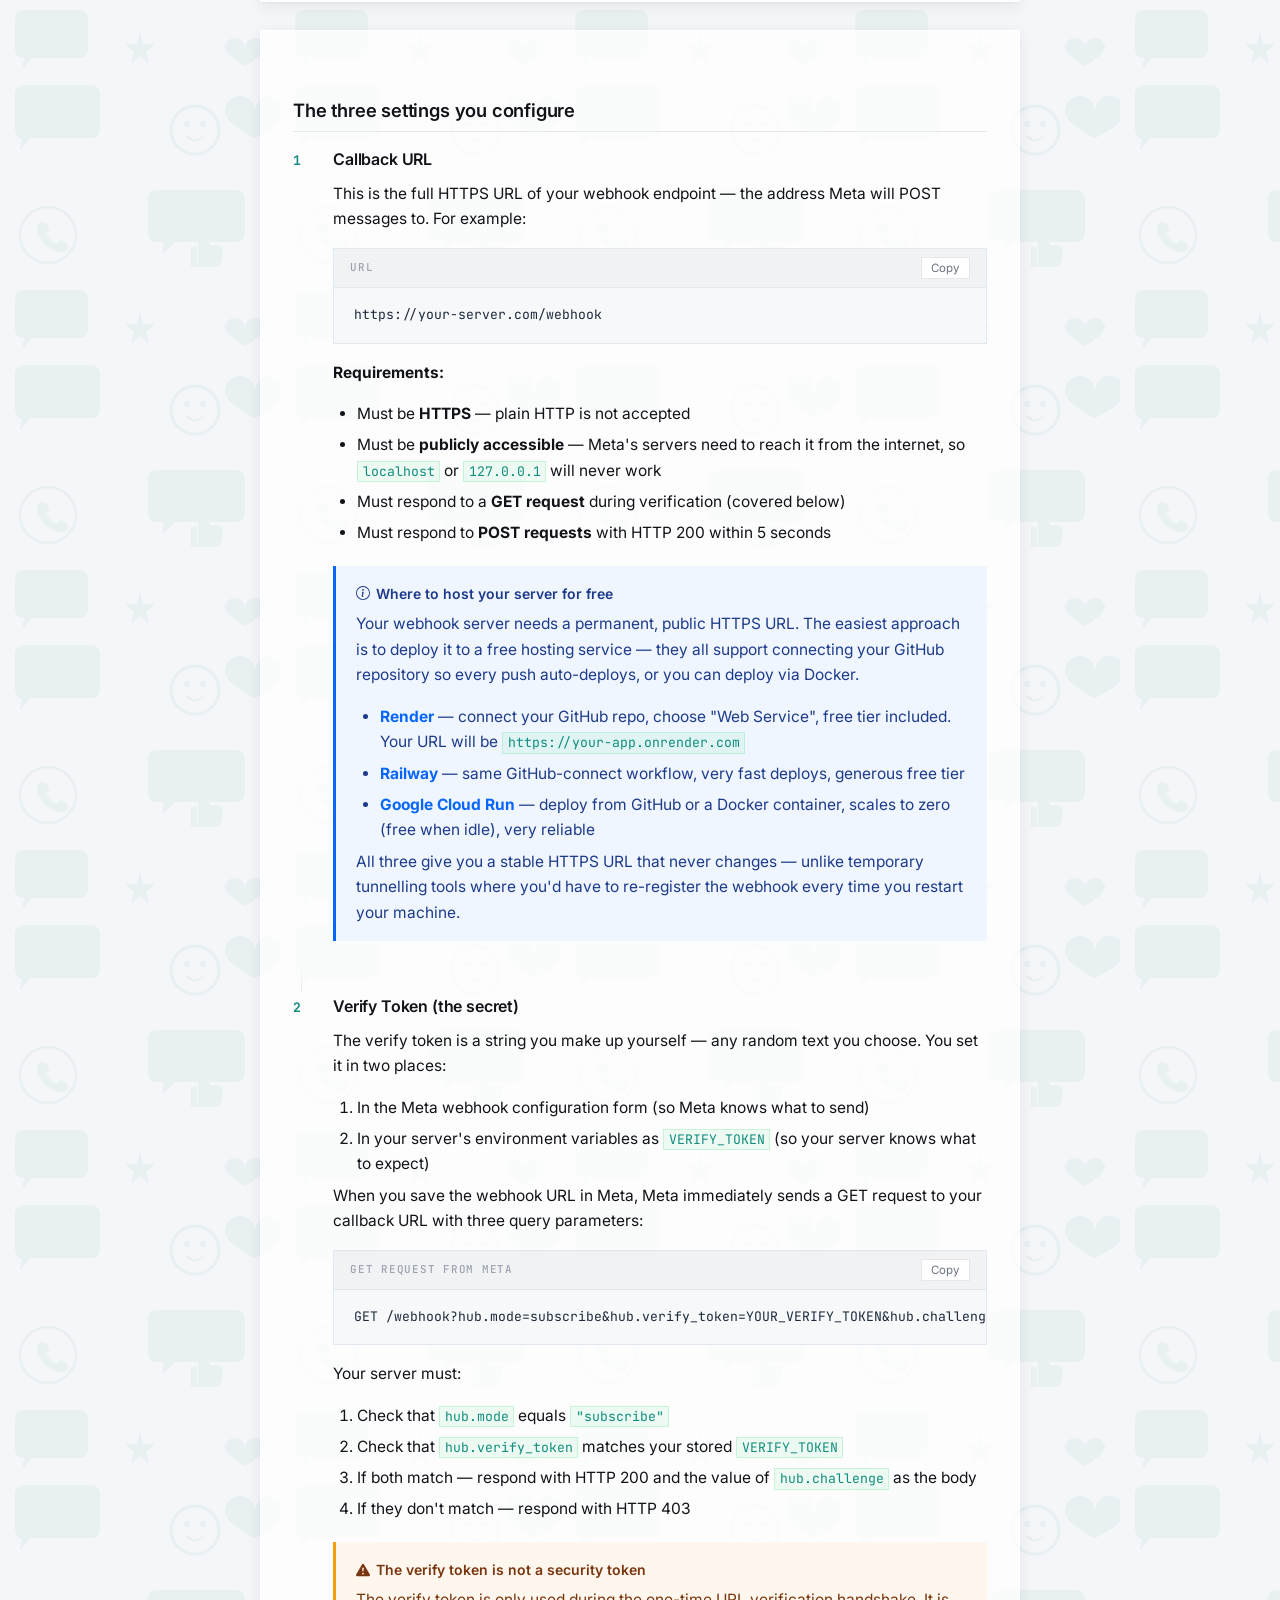
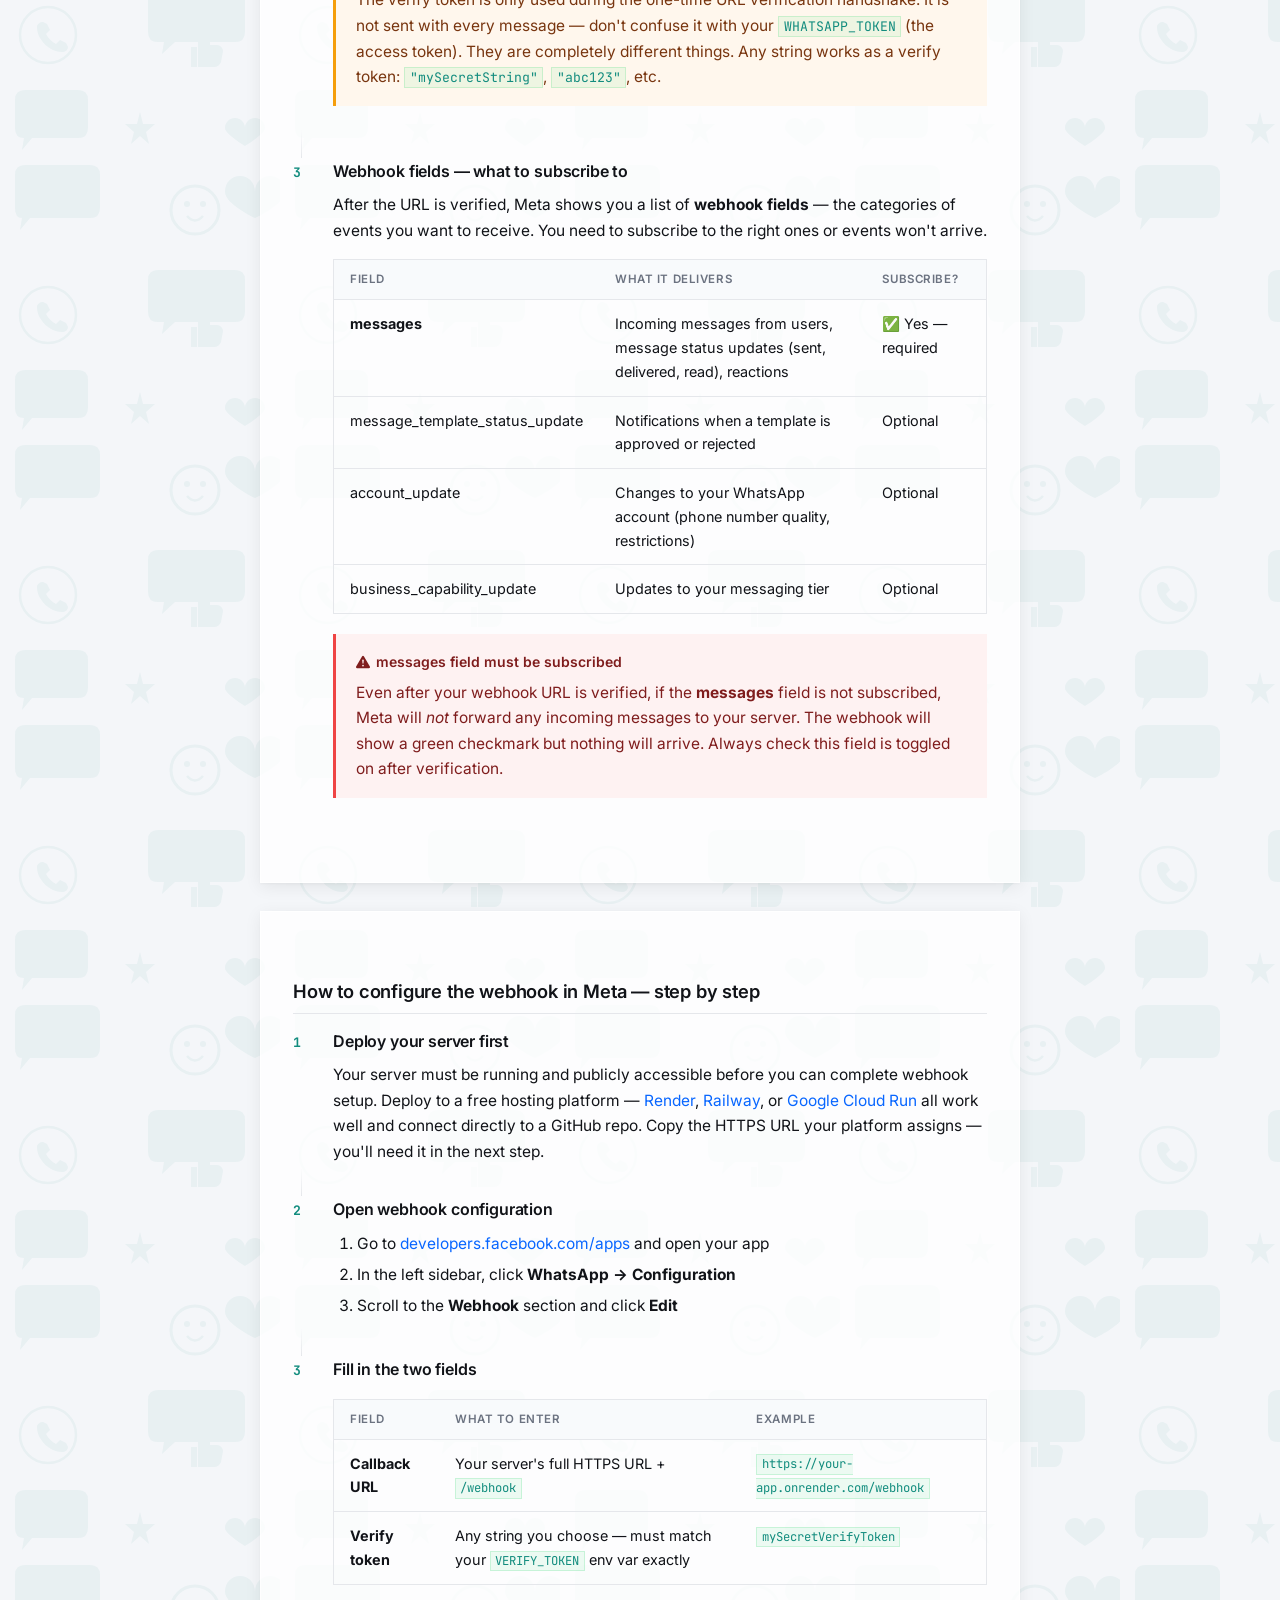
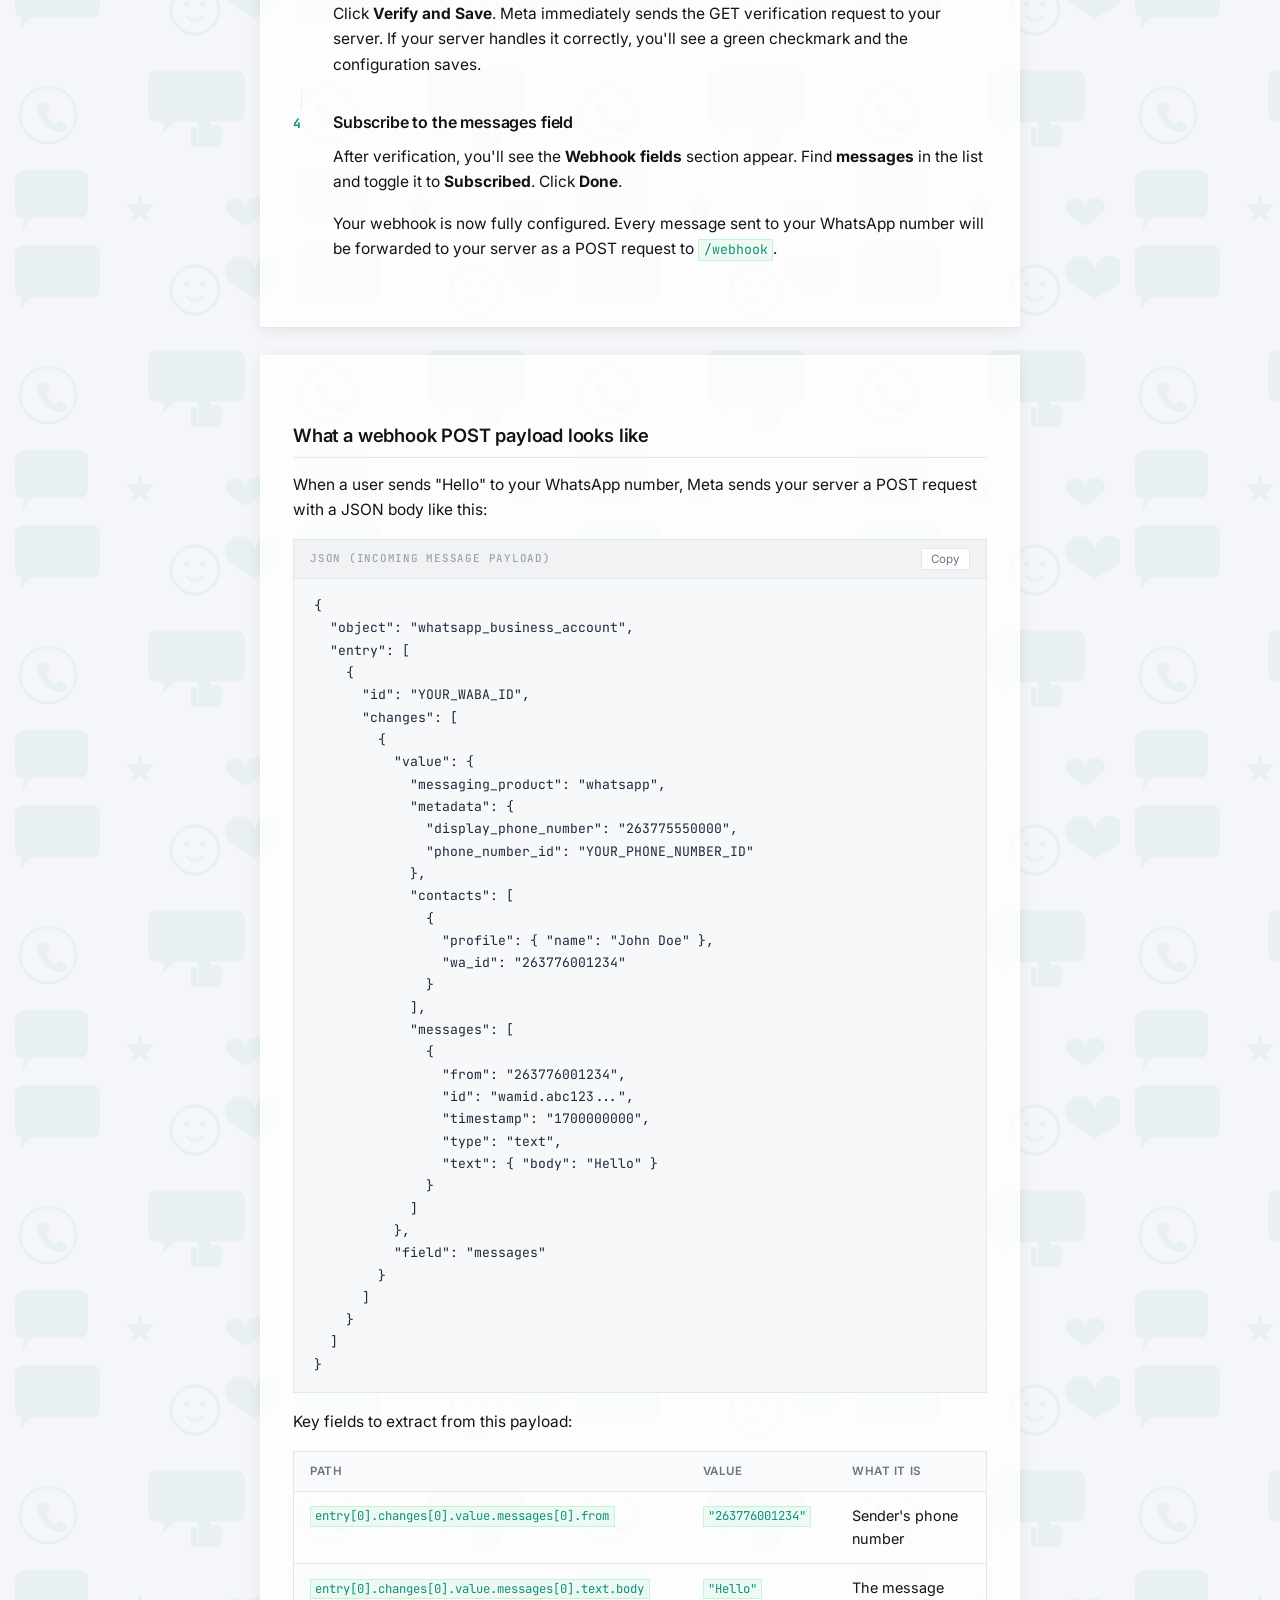
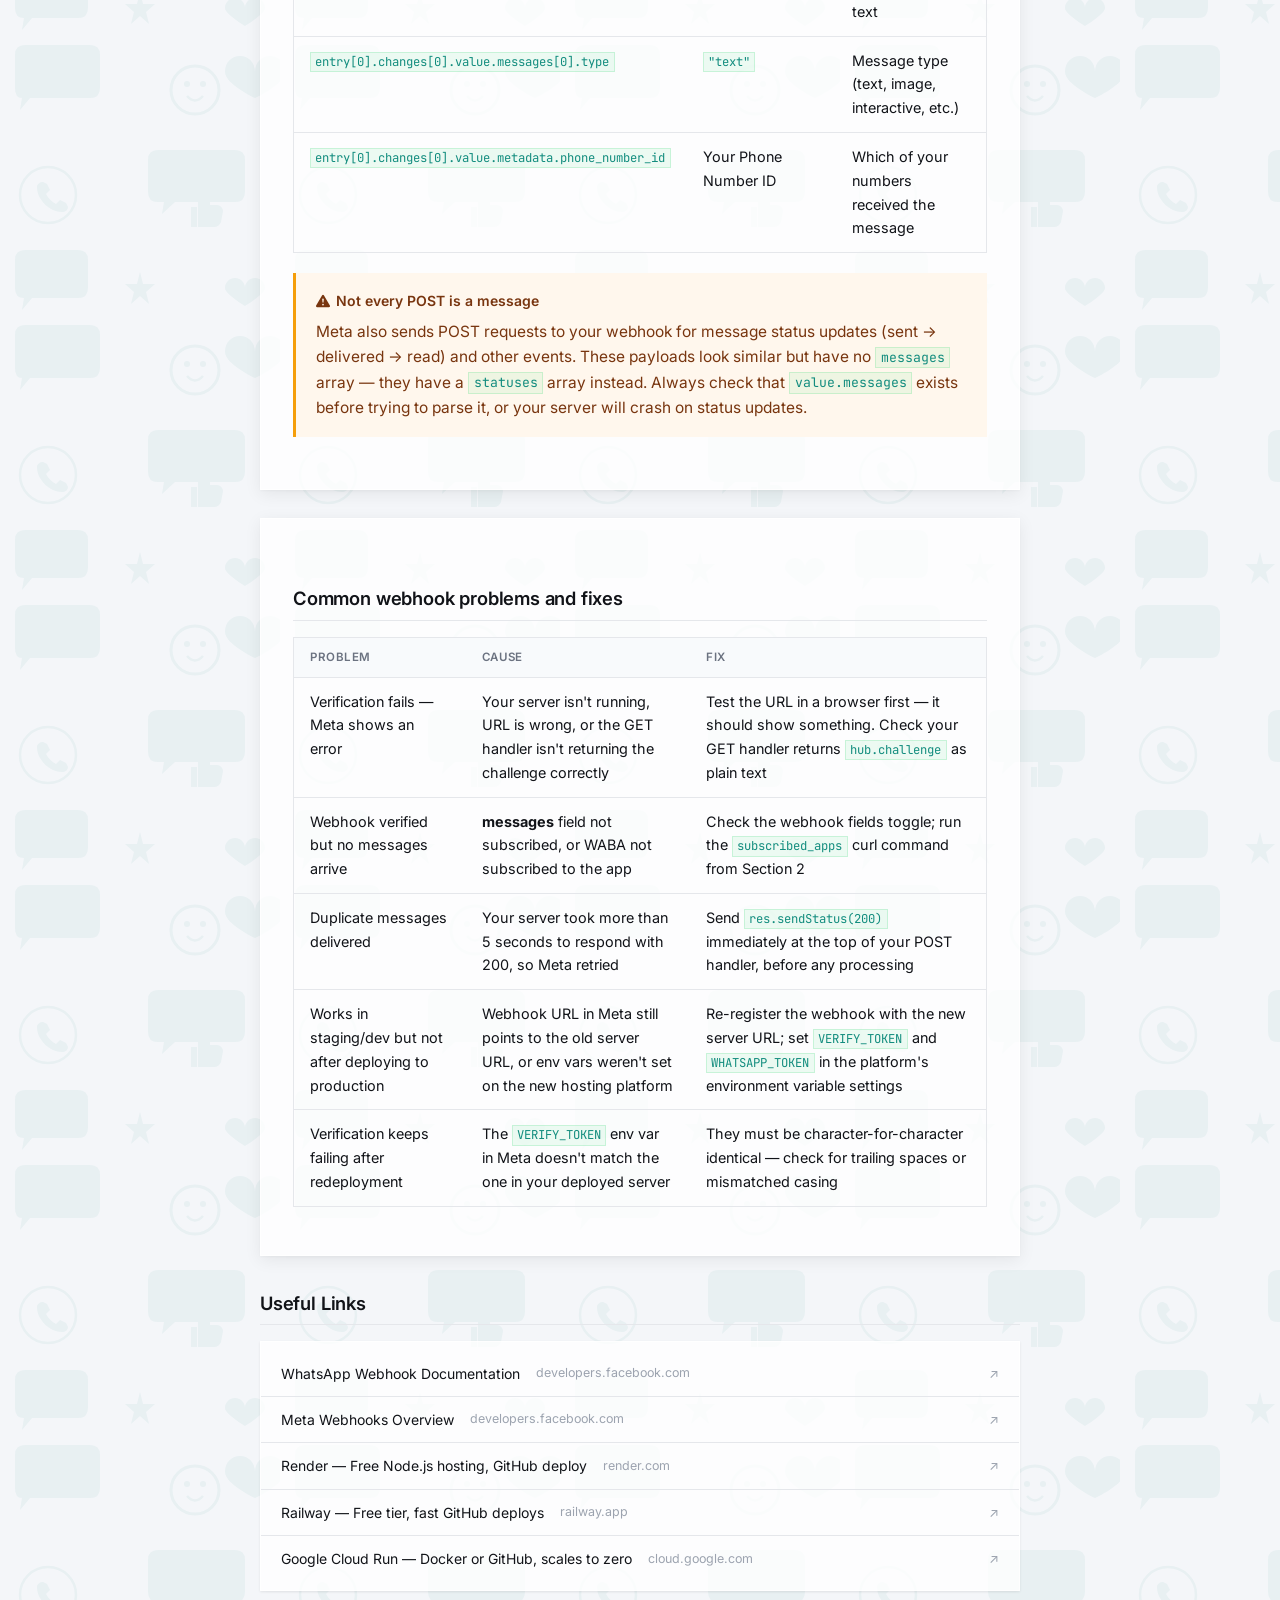
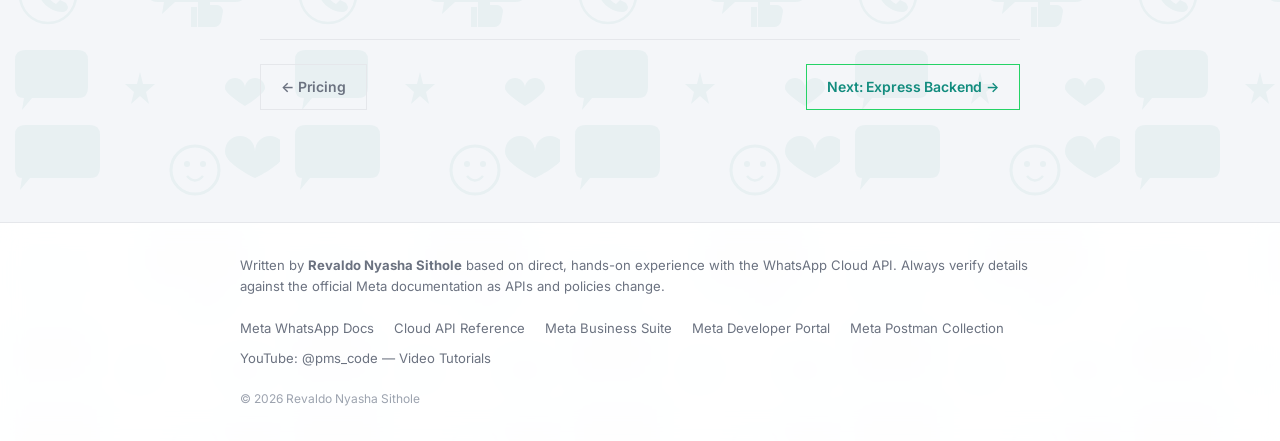
<file: pages/9-webhooks.html>
<!DOCTYPE html>
<html lang="en">
<head>
  <meta charset="UTF-8" />
  <meta name="viewport" content="width=device-width, initial-scale=1.0" />
  <title>Step 9 — Webhooks | WhatsApp Cloud API Guide</title>
  <link rel="icon" type="image/png" href="../images/whatsapp-icon.png" />
  <link rel="stylesheet" href="../css/style.css" />
</head>
<body>

<nav class="navbar">
  <div class="navbar-inner">
    <a href="../index.html" class="navbar-brand">
      <svg viewBox="0 0 32 32" fill="none" xmlns="http://www.w3.org/2000/svg"><rect width="32" height="32" fill="#25D366"/><path d="M16 6C10.477 6 6 10.477 6 16c0 1.89.52 3.66 1.43 5.18L6 26l4.95-1.41A9.93 9.93 0 0016 26c5.523 0 10-4.477 10-10S21.523 6 16 6z" fill="white"/><path d="M12.5 13c.2-.4.5-.7.9-.7.4 0 .7.1.9.5l.9 2c.1.3 0 .6-.2.8l-.6.7c.7 1.3 1.8 2.3 3.1 3l.7-.5c.2-.2.6-.2.8-.1l2 .9c.4.2.5.5.5.9 0 1-.9 1.9-1.9 1.9-2.9 0-7.1-4.2-7.1-7.4 0-.6.2-1.2.5-1.7" fill="#25D366"/></svg>
      <span>WhatsApp Cloud API Guide</span>
    </a>
    <div class="navbar-progress" id="progressDots"></div>
    <button class="nav-hamburger" id="navHamburger" aria-label="Open menu">
      <svg width="18" height="14" viewBox="0 0 18 14" fill="currentColor"><rect width="18" height="2" rx="1"/><rect y="6" width="18" height="2" rx="1"/><rect y="12" width="18" height="2" rx="1"/></svg>
    </button>
  </div>
</nav>
<div class="progress-bar-track"><div class="progress-bar-fill" id="progressFill"></div></div>
<nav class="nav-drawer" id="navDrawer"></nav>

<div class="page-wrapper">

  <span class="page-badge">Step 9 of 12</span>
  <h1>Webhooks</h1>
  <p class="page-subtitle">Before you write a single line of backend code, you need to understand what a webhook is and how Meta uses it to deliver messages to your server. This page covers the concept, the configuration, and every setting you need to get right.</p>

  <div class="card">

    <h2>What is a webhook?</h2>

    <p>A webhook is a way for one server to notify another server that something happened — in real time, automatically, without polling.</p>

    <p>Without webhooks, to check if a new WhatsApp message arrived, your server would have to keep asking Meta's API every few seconds: <em>"Any new messages? Any new messages?"</em> — that's called polling, and it's slow, wasteful, and impractical at scale.</p>

    <p>With a webhook, Meta does the opposite. <strong>Meta calls your server</strong>. The moment a user sends a WhatsApp message to your number, Meta's system immediately fires an HTTP POST request to a URL you specify — your webhook URL. Your server receives that POST, reads the message data, and handles it.</p>

    <div class="diagram">Without webhooks (polling):

  Your Server  ──── "Any messages?" ────►  Meta API
  Your Server  ◄─── "No"  ──────────────  Meta API
  Your Server  ──── "Any messages?" ────►  Meta API   (every few seconds)
  Your Server  ◄─── "No"  ──────────────  Meta API
  Your Server  ──── "Any messages?" ────►  Meta API
  Your Server  ◄─── "Yes, here it is" ──  Meta API

With webhooks (event-driven):

  User sends WhatsApp message
        │
        ▼
  Meta API  ──── POST /webhook ──────────►  Your Server
                 { message data }               │
                                               ▼
                                        Your server handles it instantly
</div>

    <p>This is why webhooks are fundamental to the WhatsApp Cloud API — there is no other way to receive incoming messages. You must expose a publicly accessible HTTPS endpoint and register it with Meta.</p>

    <h2>The two requests Meta sends to your webhook</h2>

    <div class="table-wrapper">
      <table>
        <thead><tr><th>Request</th><th>When</th><th>Purpose</th></tr></thead>
        <tbody>
          <tr>
            <td><strong>GET</strong></td>
            <td>Once, when you first register or update the webhook URL in Meta</td>
            <td>Verification — Meta checks that the URL actually belongs to you and your server is reachable</td>
          </tr>
          <tr>
            <td><strong>POST</strong></td>
            <td>Every time a relevant event happens (message received, message status update, etc.)</td>
            <td>Delivery — Meta sends you the event data</td>
          </tr>
        </tbody>
      </table>
    </div>

  </div>

  <div class="card">

    <h2>The three settings you configure</h2>

    <div class="step">
      <div class="step-number">1</div>
      <div class="step-content">
        <h3>Callback URL</h3>
        <p>This is the full HTTPS URL of your webhook endpoint — the address Meta will POST messages to. For example:</p>
        <div class="code-block">
          <div class="code-block__header"><span class="code-lang">URL</span><button class="copy-btn">Copy</button></div>
          <pre><code>https://your-server.com/webhook</code></pre>
        </div>

        <p><strong>Requirements:</strong></p>
        <ul>
          <li>Must be <strong>HTTPS</strong> — plain HTTP is not accepted</li>
          <li>Must be <strong>publicly accessible</strong> — Meta's servers need to reach it from the internet, so <code>localhost</code> or <code>127.0.0.1</code> will never work</li>
          <li>Must respond to a <strong>GET request</strong> during verification (covered below)</li>
          <li>Must respond to <strong>POST requests</strong> with HTTP 200 within 5 seconds</li>
        </ul>

        <div class="callout callout--tip">
          <div class="callout-title">
            <svg width="14" height="14" viewBox="0 0 16 16" fill="currentColor"><path d="M8 15A7 7 0 1 1 8 1a7 7 0 0 1 0 14zm0 1A8 8 0 1 0 8 0a8 8 0 0 0 0 16z"/><path d="m8.93 6.588-2.29.287-.082.38.45.083c.294.07.352.176.288.469l-.738 3.468c-.194.897.105 1.319.808 1.319.545 0 1.178-.252 1.465-.598l.088-.416c-.2.176-.492.246-.686.246-.275 0-.375-.193-.304-.533L8.93 6.588zM9 4.5a1 1 0 1 1-2 0 1 1 0 0 1 2 0z"/></svg>
            Where to host your server for free
          </div>
          <p>Your webhook server needs a permanent, public HTTPS URL. The easiest approach is to deploy it to a free hosting service — they all support connecting your GitHub repository so every push auto-deploys, or you can deploy via Docker.</p>
          <ul>
            <li><strong><a href="https://render.com" target="_blank">Render</a></strong> — connect your GitHub repo, choose "Web Service", free tier included. Your URL will be <code>https://your-app.onrender.com</code></li>
            <li><strong><a href="https://railway.app" target="_blank">Railway</a></strong> — same GitHub-connect workflow, very fast deploys, generous free tier</li>
            <li><strong><a href="https://cloud.google.com/run" target="_blank">Google Cloud Run</a></strong> — deploy from GitHub or a Docker container, scales to zero (free when idle), very reliable</li>
          </ul>
          <p>All three give you a stable HTTPS URL that never changes — unlike temporary tunnelling tools where you'd have to re-register the webhook every time you restart your machine.</p>
        </div>
      </div>
    </div>

    <div class="step">
      <div class="step-number">2</div>
      <div class="step-content">
        <h3>Verify Token (the secret)</h3>
        <p>The verify token is a string you make up yourself — any random text you choose. You set it in two places:</p>
        <ol>
          <li>In the Meta webhook configuration form (so Meta knows what to send)</li>
          <li>In your server's environment variables as <code>VERIFY_TOKEN</code> (so your server knows what to expect)</li>
        </ol>

        <p>When you save the webhook URL in Meta, Meta immediately sends a GET request to your callback URL with three query parameters:</p>
        <div class="code-block">
          <div class="code-block__header"><span class="code-lang">GET request from Meta</span><button class="copy-btn">Copy</button></div>
          <pre><code>GET /webhook?hub.mode=subscribe&hub.verify_token=YOUR_VERIFY_TOKEN&hub.challenge=1158201444</code></pre>
        </div>

        <p>Your server must:</p>
        <ol>
          <li>Check that <code>hub.mode</code> equals <code>"subscribe"</code></li>
          <li>Check that <code>hub.verify_token</code> matches your stored <code>VERIFY_TOKEN</code></li>
          <li>If both match — respond with HTTP 200 and the value of <code>hub.challenge</code> as the body</li>
          <li>If they don't match — respond with HTTP 403</li>
        </ol>

        <div class="callout callout--warning">
          <div class="callout-title">
            <svg width="14" height="14" viewBox="0 0 16 16" fill="currentColor"><path d="M8.982 1.566a1.13 1.13 0 0 0-1.96 0L.165 13.233c-.457.778.091 1.767.98 1.767h13.713c.889 0 1.438-.99.98-1.767L8.982 1.566zM8 5c.535 0 .954.462.9.995l-.35 3.507a.552.552 0 0 1-1.1 0L7.1 5.995A.905.905 0 0 1 8 5zm.002 6a1 1 0 1 1 0 2 1 1 0 0 1 0-2z"/></svg>
            The verify token is not a security token
          </div>
          <p>The verify token is only used during the one-time URL verification handshake. It is not sent with every message — don't confuse it with your <code>WHATSAPP_TOKEN</code> (the access token). They are completely different things. Any string works as a verify token: <code>"mySecretString"</code>, <code>"abc123"</code>, etc.</p>
        </div>
      </div>
    </div>

    <div class="step">
      <div class="step-number">3</div>
      <div class="step-content">
        <h3>Webhook fields — what to subscribe to</h3>
        <p>After the URL is verified, Meta shows you a list of <strong>webhook fields</strong> — the categories of events you want to receive. You need to subscribe to the right ones or events won't arrive.</p>

        <div class="table-wrapper">
          <table>
            <thead><tr><th>Field</th><th>What it delivers</th><th>Subscribe?</th></tr></thead>
            <tbody>
              <tr><td><strong>messages</strong></td><td>Incoming messages from users, message status updates (sent, delivered, read), reactions</td><td>✅ Yes — required</td></tr>
              <tr><td>message_template_status_update</td><td>Notifications when a template is approved or rejected</td><td>Optional</td></tr>
              <tr><td>account_update</td><td>Changes to your WhatsApp account (phone number quality, restrictions)</td><td>Optional</td></tr>
              <tr><td>business_capability_update</td><td>Updates to your messaging tier</td><td>Optional</td></tr>
            </tbody>
          </table>
        </div>

        <div class="callout callout--danger">
          <div class="callout-title">
            <svg width="14" height="14" viewBox="0 0 16 16" fill="currentColor"><path d="M8.982 1.566a1.13 1.13 0 0 0-1.96 0L.165 13.233c-.457.778.091 1.767.98 1.767h13.713c.889 0 1.438-.99.98-1.767L8.982 1.566zM8 5c.535 0 .954.462.9.995l-.35 3.507a.552.552 0 0 1-1.1 0L7.1 5.995A.905.905 0 0 1 8 5zm.002 6a1 1 0 1 1 0 2 1 1 0 0 1 0-2z"/></svg>
            messages field must be subscribed
          </div>
          <p>Even after your webhook URL is verified, if the <strong>messages</strong> field is not subscribed, Meta will <em>not</em> forward any incoming messages to your server. The webhook will show a green checkmark but nothing will arrive. Always check this field is toggled on after verification.</p>
        </div>
      </div>
    </div>

  </div>

  <div class="card">

    <h2>How to configure the webhook in Meta — step by step</h2>

    <div class="step">
      <div class="step-number">1</div>
      <div class="step-content">
        <h3>Deploy your server first</h3>
        <p>Your server must be running and publicly accessible before you can complete webhook setup. Deploy to a free hosting platform — <a href="https://render.com" target="_blank">Render</a>, <a href="https://railway.app" target="_blank">Railway</a>, or <a href="https://cloud.google.com/run" target="_blank">Google Cloud Run</a> all work well and connect directly to a GitHub repo. Copy the HTTPS URL your platform assigns — you'll need it in the next step.</p>
      </div>
    </div>

    <div class="step">
      <div class="step-number">2</div>
      <div class="step-content">
        <h3>Open webhook configuration</h3>
        <ol>
          <li>Go to <a href="https://developers.facebook.com/apps" target="_blank">developers.facebook.com/apps</a> and open your app</li>
          <li>In the left sidebar, click <strong>WhatsApp → Configuration</strong></li>
          <li>Scroll to the <strong>Webhook</strong> section and click <strong>Edit</strong></li>
        </ol>
      </div>
    </div>

    <div class="step">
      <div class="step-number">3</div>
      <div class="step-content">
        <h3>Fill in the two fields</h3>
        <div class="table-wrapper">
          <table>
            <thead><tr><th>Field</th><th>What to enter</th><th>Example</th></tr></thead>
            <tbody>
              <tr>
                <td><strong>Callback URL</strong></td>
                <td>Your server's full HTTPS URL + <code>/webhook</code></td>
                <td><code>https://your-app.onrender.com/webhook</code></td>
              </tr>
              <tr>
                <td><strong>Verify token</strong></td>
                <td>Any string you choose — must match your <code>VERIFY_TOKEN</code> env var exactly</td>
                <td><code>mySecretVerifyToken</code></td>
              </tr>
            </tbody>
          </table>
        </div>
        <p>Click <strong>Verify and Save</strong>. Meta immediately sends the GET verification request to your server. If your server handles it correctly, you'll see a green checkmark and the configuration saves.</p>
      </div>
    </div>

    <div class="step">
      <div class="step-number">4</div>
      <div class="step-content">
        <h3>Subscribe to the messages field</h3>
        <p>After verification, you'll see the <strong>Webhook fields</strong> section appear. Find <strong>messages</strong> in the list and toggle it to <strong>Subscribed</strong>. Click <strong>Done</strong>.</p>
        <p>Your webhook is now fully configured. Every message sent to your WhatsApp number will be forwarded to your server as a POST request to <code>/webhook</code>.</p>
      </div>
    </div>

  </div>

  <div class="card">

    <h2>What a webhook POST payload looks like</h2>
    <p>When a user sends "Hello" to your WhatsApp number, Meta sends your server a POST request with a JSON body like this:</p>

    <div class="code-block">
      <div class="code-block__header"><span class="code-lang">JSON (incoming message payload)</span><button class="copy-btn">Copy</button></div>
      <pre><code>{
  "object": "whatsapp_business_account",
  "entry": [
    {
      "id": "YOUR_WABA_ID",
      "changes": [
        {
          "value": {
            "messaging_product": "whatsapp",
            "metadata": {
              "display_phone_number": "263775550000",
              "phone_number_id": "YOUR_PHONE_NUMBER_ID"
            },
            "contacts": [
              {
                "profile": { "name": "John Doe" },
                "wa_id": "263776001234"
              }
            ],
            "messages": [
              {
                "from": "263776001234",
                "id": "wamid.abc123...",
                "timestamp": "1700000000",
                "type": "text",
                "text": { "body": "Hello" }
              }
            ]
          },
          "field": "messages"
        }
      ]
    }
  ]
}</code></pre>
    </div>

    <p>Key fields to extract from this payload:</p>
    <div class="table-wrapper">
      <table>
        <thead><tr><th>Path</th><th>Value</th><th>What it is</th></tr></thead>
        <tbody>
          <tr><td><code>entry[0].changes[0].value.messages[0].from</code></td><td><code>"263776001234"</code></td><td>Sender's phone number</td></tr>
          <tr><td><code>entry[0].changes[0].value.messages[0].text.body</code></td><td><code>"Hello"</code></td><td>The message text</td></tr>
          <tr><td><code>entry[0].changes[0].value.messages[0].type</code></td><td><code>"text"</code></td><td>Message type (text, image, interactive, etc.)</td></tr>
          <tr><td><code>entry[0].changes[0].value.metadata.phone_number_id</code></td><td>Your Phone Number ID</td><td>Which of your numbers received the message</td></tr>
        </tbody>
      </table>
    </div>

    <div class="callout callout--warning">
      <div class="callout-title">
        <svg width="14" height="14" viewBox="0 0 16 16" fill="currentColor"><path d="M8.982 1.566a1.13 1.13 0 0 0-1.96 0L.165 13.233c-.457.778.091 1.767.98 1.767h13.713c.889 0 1.438-.99.98-1.767L8.982 1.566zM8 5c.535 0 .954.462.9.995l-.35 3.507a.552.552 0 0 1-1.1 0L7.1 5.995A.905.905 0 0 1 8 5zm.002 6a1 1 0 1 1 0 2 1 1 0 0 1 0-2z"/></svg>
        Not every POST is a message
      </div>
      <p>Meta also sends POST requests to your webhook for message status updates (sent → delivered → read) and other events. These payloads look similar but have no <code>messages</code> array — they have a <code>statuses</code> array instead. Always check that <code>value.messages</code> exists before trying to parse it, or your server will crash on status updates.</p>
    </div>

  </div>

  <div class="card">

    <h2>Common webhook problems and fixes</h2>
    <div class="table-wrapper">
      <table>
        <thead><tr><th>Problem</th><th>Cause</th><th>Fix</th></tr></thead>
        <tbody>
          <tr>
            <td>Verification fails — Meta shows an error</td>
            <td>Your server isn't running, URL is wrong, or the GET handler isn't returning the challenge correctly</td>
            <td>Test the URL in a browser first — it should show something. Check your GET handler returns <code>hub.challenge</code> as plain text</td>
          </tr>
          <tr>
            <td>Webhook verified but no messages arrive</td>
            <td><strong>messages</strong> field not subscribed, or WABA not subscribed to the app</td>
            <td>Check the webhook fields toggle; run the <code>subscribed_apps</code> curl command from Section 2</td>
          </tr>
          <tr>
            <td>Duplicate messages delivered</td>
            <td>Your server took more than 5 seconds to respond with 200, so Meta retried</td>
            <td>Send <code>res.sendStatus(200)</code> immediately at the top of your POST handler, before any processing</td>
          </tr>
          <tr>
            <td>Works in staging/dev but not after deploying to production</td>
            <td>Webhook URL in Meta still points to the old server URL, or env vars weren't set on the new hosting platform</td>
            <td>Re-register the webhook with the new server URL; set <code>VERIFY_TOKEN</code> and <code>WHATSAPP_TOKEN</code> in the platform's environment variable settings</td>
          </tr>
          <tr>
            <td>Verification keeps failing after redeployment</td>
            <td>The <code>VERIFY_TOKEN</code> env var in Meta doesn't match the one in your deployed server</td>
            <td>They must be character-for-character identical — check for trailing spaces or mismatched casing</td>
          </tr>
        </tbody>
      </table>
    </div>

  </div>

  <h2>Useful Links</h2>
  <div class="ref-card">
    <a href="https://developers.facebook.com/docs/whatsapp/cloud-api/webhooks" target="_blank">WhatsApp Webhook Documentation <span>developers.facebook.com</span></a>
    <a href="https://developers.facebook.com/docs/graph-api/webhooks" target="_blank">Meta Webhooks Overview <span>developers.facebook.com</span></a>
    <a href="https://render.com" target="_blank">Render — Free Node.js hosting, GitHub deploy <span>render.com</span></a>
    <a href="https://railway.app" target="_blank">Railway — Free tier, fast GitHub deploys <span>railway.app</span></a>
    <a href="https://cloud.google.com/run" target="_blank">Google Cloud Run — Docker or GitHub, scales to zero <span>cloud.google.com</span></a>
  </div>

  <div class="page-nav">
    <a href="./8-pricing.html" class="btn btn--ghost">← Pricing</a>
    <a href="./10-express-backend.html" class="btn btn--primary">Next: Express Backend →</a>
  </div>

</div>

<footer class="site-footer">
  <div class="footer-inner">
    <p class="footer-note">Written by <strong>Revaldo Nyasha Sithole</strong> based on direct, hands-on experience with the WhatsApp Cloud API. Always verify details against the official Meta documentation as APIs and policies change.</p>
    <div class="footer-links">
      <a href="https://developers.facebook.com/docs/whatsapp" target="_blank">Meta WhatsApp Docs</a>
      <a href="https://developers.facebook.com/docs/whatsapp/cloud-api" target="_blank">Cloud API Reference</a>
      <a href="https://business.facebook.com" target="_blank">Meta Business Suite</a>
      <a href="https://developers.facebook.com" target="_blank">Meta Developer Portal</a>
      <a href="https://www.postman.com/meta/whatsapp-business-platform/collection/wlk6lh4/whatsapp-cloud-api" target="_blank">Meta Postman Collection</a>
      <a href="https://www.youtube.com/@pms_code/videos" target="_blank">YouTube: @pms_code — Video Tutorials</a>
    </div>
    <p class="footer-copy">&copy; 2026 Revaldo Nyasha Sithole</p>
  </div>
</footer>

<script src="../js/main.js"></script>
</body>
</html>
</file>
<file: css/style.css>
/* ============================================================
   WhatsApp Cloud API Guide — Design System v3 (Light + Glass)
   ============================================================ */

@import url('https://fonts.googleapis.com/css2?family=Inter:wght@400;500;600;700&family=JetBrains+Mono:wght@400;500&display=swap');

:root {
  --green:          #25D366;
  --green-dark:     #128C7E;
  --green-light:    #DCF8E3;
  --bg:             #f4f6f9;
  --surface:        #ffffff;
  --text-primary:   #111318;
  --text-secondary: #6b7280;
  --text-muted:     #9ca3af;
  --border:         #e5e7eb;
  --border-strong:  #d1d5db;
  --blue-primary:   #0866FF;
  --blue-dark:      #0550CC;
  --blue-light:     #E7F0FF;
  --warning-bg:     #FFF7ED;
  --warning-border: #F59E0B;
  --warning-text:   #78350F;
  --danger-bg:      #FEF2F2;
  --danger-border:  #EF4444;
  --danger-text:    #7F1D1D;
  --success-bg:     #F0FDF4;
  --success-border: #22C55E;
  --success-text:   #14532D;
  --code-bg:        #f6f8fa;
  --code-border:    #e2e8f0;
  --font-sans:      'Inter', -apple-system, BlinkMacSystemFont, sans-serif;
  --font-mono:      'JetBrains Mono', 'SFMono-Regular', Consolas, monospace;
  --radius:         0px;
  --radius-sm:      0px;
  --radius-lg:      0px;
  --shadow-sm:      0 1px 3px rgba(0,0,0,.06), 0 1px 2px rgba(0,0,0,.04);
  --shadow:         0 4px 16px rgba(0,0,0,.07), 0 1px 3px rgba(0,0,0,.04);
  --shadow-lg:      0 12px 40px rgba(0,0,0,.10), 0 4px 8px rgba(0,0,0,.05);
  --glass-bg:       rgba(255,255,255,0.78);
  --glass-border:   rgba(255,255,255,0.65);
  --ease-out:       cubic-bezier(0.23, 1, 0.32, 1);
  --ease-in-out:    cubic-bezier(0.77, 0, 0.175, 1);
  --nav-height:     60px;
  --content-max:    800px;
}

*, *::before, *::after { box-sizing: border-box; margin: 0; padding: 0; }
html { scroll-behavior: smooth; }

body {
  font-family: var(--font-sans);
  font-size: 15.5px;
  line-height: 1.65;
  color: var(--text-primary);
  background-color: var(--bg);
  background-image: url("data:image/svg+xml,%3Csvg xmlns='http://www.w3.org/2000/svg' width='280' height='280' opacity='0.055'%3E%3Cpath d='M15 15 Q15 5 25 5 L90 5 Q100 5 100 15 L100 48 Q100 58 90 58 L30 58 L20 70 L22 58 Q15 58 15 48 Z' fill='rgb(18,140,126)'/%3E%3Cpath d='M255 32 C255 22 262 16 270 16 C278 16 285 22 285 32 C285 44 255 58 255 58 C255 58 225 44 225 32 C225 22 232 16 240 16 C248 16 255 22 255 32 Z' fill='rgb(18,140,126)'/%3E%3Ccircle cx='195' cy='50' r='24' fill='none' stroke='rgb(18,140,126)' stroke-width='3'/%3E%3Ccircle cx='187' cy='44' r='3' fill='rgb(18,140,126)'/%3E%3Ccircle cx='203' cy='44' r='3' fill='rgb(18,140,126)'/%3E%3Cpath d='M187 56 Q195 65 203 56' fill='none' stroke='rgb(18,140,126)' stroke-width='2.5'/%3E%3Ccircle cx='48' cy='155' r='28' fill='none' stroke='rgb(18,140,126)' stroke-width='2.5'/%3E%3Cpath d='M37 147 C37 144 40 142 43 142 L47 144 L50 150 L46 154 C48 158 52 162 56 164 L60 160 L66 163 L68 167 C68 170 65 172 62 172 C50 172 37 160 37 147 Z' fill='rgb(18,140,126)'/%3E%3Cpath d='M148 120 Q148 110 158 110 L235 110 Q245 110 245 120 L245 152 Q245 162 235 162 L175 162 L162 174 L164 162 L158 162 Q148 162 148 152 Z' fill='rgb(18,140,126)'/%3E%3Cpath d='M198 165 L198 152 C198 149 201 146 204 146 C207 146 210 149 210 152 L210 165 L217 165 C220 165 223 168 223 171 L221 182 C220 185 217 187 214 187 L198 187 L198 165 Z' fill='rgb(18,140,126)'/%3E%3Crect x='191' y='167' width='6' height='20' fill='rgb(18,140,126)'/%3E%3Cpath d='M140 232 L143 244 L155 244 L146 252 L149 264 L140 256 L131 264 L134 252 L125 244 L137 244 Z' fill='rgb(18,140,126)'/%3E%3Cpath d='M245 248 C245 242 250 238 255 238 C260 238 265 242 265 248 C265 254 245 266 245 266 C245 266 225 254 225 248 C225 242 230 238 235 238 C240 238 245 242 245 248 Z' fill='rgb(18,140,126)'/%3E%3Cpath d='M15 220 Q15 210 25 210 L78 210 Q88 210 88 220 L88 248 Q88 258 78 258 L32 258 L22 270 L24 258 Q15 258 15 248 Z' fill='rgb(18,140,126)'/%3E%3C/svg%3E");
  background-size: 280px 280px;
  padding-top: calc(var(--nav-height) + 3px);
  -webkit-font-smoothing: antialiased;
  position: relative;
}

/* Decorative gradient orbs — make glass blur visible */
body::before {
  content: '';
  position: fixed;
  top: -15%; right: -8%;
  width: 650px; height: 650px;
  background: radial-gradient(circle, rgba(37,211,102,.13) 0%, transparent 65%);
  pointer-events: none;
  z-index: -1;
}

body::after {
  content: '';
  position: fixed;
  bottom: -20%; left: -8%;
  width: 550px; height: 550px;
  background: radial-gradient(circle, rgba(8,102,255,.07) 0%, transparent 65%);
  pointer-events: none;
  z-index: -1;
}

a { color: var(--blue-primary); text-decoration: none; }
a:hover { text-decoration: underline; }
ul, ol { padding-left: 1.5rem; }
li { margin-bottom: .35rem; }
p { margin-bottom: 1rem; }
p:last-child { margin-bottom: 0; }

/* ---- Navbar (glass) ---- */
.navbar {
  position: fixed;
  top: 0; left: 0;
  width: 100%;
  height: var(--nav-height);
  background: var(--glass-bg);
  backdrop-filter: saturate(180%) blur(16px);
  -webkit-backdrop-filter: saturate(180%) blur(16px);
  border-bottom: 1px solid rgba(255,255,255,.6);
  box-shadow: 0 1px 12px rgba(0,0,0,.06);
  z-index: 100;
  display: flex;
  align-items: center;
  transition: background 250ms var(--ease-out), box-shadow 250ms var(--ease-out);
}

.navbar.scrolled {
  background: rgba(255,255,255,.92);
  box-shadow: 0 2px 20px rgba(0,0,0,.09);
  border-bottom-color: rgba(0,0,0,.07);
}

.navbar-inner {
  width: 100%;
  max-width: 1200px;
  margin: 0 auto;
  padding: 0 1.5rem;
  display: flex;
  align-items: center;
  justify-content: space-between;
  gap: 1rem;
}

.navbar-brand {
  display: flex;
  align-items: center;
  gap: .6rem;
  font-weight: 700;
  font-size: .875rem;
  color: var(--text-primary);
  text-decoration: none;
  white-space: nowrap;
  flex-shrink: 0;
  letter-spacing: -0.01em;
  transition: color 200ms;
}

.navbar-brand:hover { text-decoration: none; color: var(--green-dark); }
.navbar-brand svg { width: 28px; height: 28px; flex-shrink: 0; }
.navbar-brand img { width: 28px; height: 28px; flex-shrink: 0; mix-blend-mode: multiply; }

.navbar-progress { display: flex; align-items: center; gap: 5px; }

.progress-dot {
  width: 7px; height: 7px;
  border-radius: 50%;
  background: var(--border-strong);
  transition: background 200ms, width 200ms var(--ease-out), height 200ms var(--ease-out), box-shadow 200ms;
  cursor: default;
  position: relative;
}

.progress-dot.done { background: rgba(37,211,102,.55); }
.progress-dot.active {
  background: var(--green);
  width: 10px; height: 10px;
  box-shadow: 0 0 0 3px rgba(37,211,102,.2);
}

.progress-dot[title]:hover::after {
  content: attr(title);
  position: absolute;
  top: 20px; left: 50%;
  transform: translateX(-50%);
  background: var(--text-primary);
  color: #fff;
  font-size: 11px;
  padding: 4px 8px;
  border-radius: var(--radius-sm);
  white-space: nowrap;
  pointer-events: none;
  z-index: 200;
}

.nav-hamburger {
  display: none;
  background: none;
  border: 1px solid var(--border);
  border-radius: var(--radius-sm);
  padding: 6px 8px;
  cursor: pointer;
  color: var(--text-secondary);
  flex-shrink: 0;
  transition: border-color 200ms, color 200ms;
}

.nav-hamburger:hover { border-color: var(--green); color: var(--green-dark); }

/* ---- Progress bar ---- */
.progress-bar-track {
  position: fixed;
  top: var(--nav-height); left: 0;
  width: 100%; height: 3px;
  background: rgba(0,0,0,.06);
  z-index: 99;
}

.progress-bar-fill {
  height: 100%;
  background: linear-gradient(90deg, var(--green-dark), var(--green));
  transition: width .5s var(--ease-out);
  width: 0%;
  box-shadow: 0 0 8px rgba(37,211,102,.35);
}

/* ---- Mobile nav drawer (glass) ---- */
.nav-drawer {
  display: none;
  position: fixed;
  top: calc(var(--nav-height) + 3px);
  left: 0; width: 100%;
  background: rgba(255,255,255,.94);
  backdrop-filter: blur(16px);
  -webkit-backdrop-filter: blur(16px);
  border-bottom: 1px solid var(--border);
  z-index: 98;
  padding: .5rem 0;
  box-shadow: 0 8px 24px rgba(0,0,0,.09);
}

.nav-drawer.open { display: block; }

.nav-drawer a {
  display: flex;
  align-items: center;
  gap: .75rem;
  padding: .6rem 1.5rem;
  color: var(--text-secondary);
  font-size: .875rem;
  text-decoration: none;
  transition: background 150ms, color 150ms;
}

.nav-drawer a:hover { background: rgba(37,211,102,.05); color: var(--text-primary); text-decoration: none; }
.nav-drawer a.current { color: var(--green-dark); font-weight: 600; }
.nav-drawer a.done-link { color: var(--text-muted); }
.nav-drawer a .check { color: var(--green); font-size: .8rem; }
.nav-drawer a .num { font-size: .75rem; color: var(--text-muted); min-width: 20px; }

/* ---- Page wrapper ---- */
.page-wrapper {
  max-width: var(--content-max);
  margin: 0 auto;
  padding: 2.5rem 1.25rem 4rem;
}

/* ---- Cards (glass) ---- */
.card {
  background: var(--glass-bg);
  backdrop-filter: blur(10px);
  -webkit-backdrop-filter: blur(10px);
  border: 1px solid var(--glass-border);
  border-radius: var(--radius-lg);
  padding: 2rem;
  box-shadow: var(--shadow);
  margin-bottom: 1.75rem;
}

/* ---- Typography ---- */
h1 {
  font-size: 2rem;
  font-weight: 700;
  line-height: 1.2;
  letter-spacing: -0.03em;
  margin-bottom: .5rem;
  color: var(--text-primary);
}

h2 {
  font-size: 1.15rem;
  font-weight: 600;
  letter-spacing: -0.01em;
  margin: 2rem 0 .875rem;
  color: var(--text-primary);
  padding-bottom: .4rem;
  border-bottom: 1px solid var(--border);
}

h3 {
  font-size: 1rem;
  font-weight: 600;
  letter-spacing: -0.01em;
  margin: 1.25rem 0 .5rem;
  color: var(--text-primary);
}

.page-subtitle {
  color: var(--text-secondary);
  font-size: 1rem;
  margin-bottom: 2rem;
  line-height: 1.6;
}

.page-badge {
  display: inline-flex;
  align-items: center;
  gap: .4rem;
  background: var(--green-light);
  color: var(--green-dark);
  font-size: .72rem;
  font-weight: 600;
  padding: .25rem .7rem;
  margin-bottom: 1rem;
  letter-spacing: 0.02em;
}

/* ---- Steps ---- */
.step {
  display: flex;
  gap: 1.25rem;
  margin-bottom: 2rem;
  position: relative;
}

.step + .step::before {
  content: '';
  position: absolute;
  left: 8px;
  top: -1.75rem;
  height: 1.75rem;
  width: 1px;
  background: linear-gradient(to bottom, transparent, var(--border));
}

.step-number {
  font-weight: 700;
  font-size: .82rem;
  font-family: var(--font-mono);
  color: var(--green-dark);
  flex-shrink: 0;
  margin-top: 4px;
  min-width: 20px;
}

.step-content { flex: 1; min-width: 0; }
.step-content h3 { margin-top: 0; }

/* ---- Callout boxes ---- */
.callout {
  padding: 1rem 1.25rem;
  border-left: 3px solid;
  border-radius: 0 var(--radius) var(--radius) 0;
  margin: 1.25rem 0;
}

.callout--tip    { background: #eff6ff; border-color: var(--blue-primary); color: #1e3a8a; }
.callout--warning { background: var(--warning-bg); border-color: var(--warning-border); color: var(--warning-text); }
.callout--danger  { background: var(--danger-bg);  border-color: var(--danger-border);  color: var(--danger-text); }
.callout--success { background: var(--success-bg); border-color: var(--success-border); color: var(--success-text); }

.callout-title {
  font-weight: 600;
  font-size: .875rem;
  margin-bottom: .4rem;
  display: flex;
  align-items: center;
  gap: .4rem;
}

/* ---- Code blocks (light) ---- */
.code-block {
  position: relative;
  background: var(--code-bg);
  border: 1px solid var(--code-border);
  border-radius: var(--radius);
  margin: 1rem 0;
  overflow: hidden;
}

.code-block__header {
  display: flex;
  align-items: center;
  justify-content: space-between;
  padding: .5rem 1rem;
  border-bottom: 1px solid var(--code-border);
  background: rgba(0,0,0,.025);
}

.code-lang {
  font-size: .68rem;
  font-family: var(--font-mono);
  color: var(--text-muted);
  font-weight: 500;
  text-transform: uppercase;
  letter-spacing: .07em;
}

.copy-btn {
  font-size: .72rem;
  color: var(--text-secondary);
  border: 1px solid var(--border);
  background: var(--surface);
  border-radius: var(--radius-sm);
  padding: .2rem .6rem;
  cursor: pointer;
  transition: color 200ms, border-color 200ms, background 200ms, transform 160ms var(--ease-out);
  font-family: var(--font-sans);
}

.copy-btn:hover  { color: var(--green-dark); border-color: var(--green); background: var(--green-light); }
.copy-btn:active { transform: scale(0.95); }

.code-block pre {
  overflow-x: auto;
  padding: 1rem 1.25rem;
  margin: 0;
  font-family: var(--font-mono);
  font-size: .82rem;
  line-height: 1.7;
  color: #1e293b;
}

.code-block code { font-family: inherit; }

code:not(.code-block code) {
  background: rgba(37,211,102,.08);
  border: 1px solid rgba(37,211,102,.18);
  padding: .1em .35em;
  font-family: var(--font-mono);
  font-size: .85em;
  color: var(--green-dark);
}

/* ---- Tables ---- */
.table-wrapper {
  overflow-x: auto;
  margin: 1rem 0;
  border-radius: var(--radius);
  border: 1px solid var(--border);
}

table { width: 100%; border-collapse: collapse; font-size: .9rem; }
thead tr { background: #f8fafc; }

th {
  text-align: left;
  padding: .625rem 1rem;
  font-size: .72rem;
  font-weight: 600;
  color: var(--text-secondary);
  text-transform: uppercase;
  letter-spacing: .05em;
  white-space: nowrap;
}

td { padding: .75rem 1rem; border-top: 1px solid var(--border); vertical-align: top; }
tr:hover td { background: rgba(37,211,102,.025); }

/* ---- Checklist ---- */
.checklist { list-style: none; padding-left: 0; }

.checklist li {
  display: flex;
  align-items: flex-start;
  gap: .75rem;
  padding: .6rem .75rem;
  border-radius: var(--radius-sm);
  margin-bottom: .25rem;
  transition: background 150ms;
}

.checklist li:hover { background: rgba(37,211,102,.05); }

.checklist-box {
  width: 18px; height: 18px;
  border: 2px solid var(--border-strong);
  flex-shrink: 0;
  margin-top: 2px;
  display: flex;
  align-items: center;
  justify-content: center;
  cursor: pointer;
  transition: border-color 200ms, background 200ms, transform 150ms var(--ease-out);
}

.checklist-box:hover { border-color: var(--green); transform: scale(1.1); }
.checklist-box.checked { border-color: var(--green); background: var(--green); }

.checklist-box.checked::after {
  content: '';
  width: 10px; height: 6px;
  border-left: 2px solid #fff;
  border-bottom: 2px solid #fff;
  transform: rotate(-45deg) translateY(-1px);
  display: block;
}

/* ---- ASCII diagram (light) ---- */
.diagram {
  background: var(--code-bg);
  border: 1px solid var(--code-border);
  border-radius: var(--radius);
  padding: 1.25rem 1.5rem;
  font-family: var(--font-mono);
  font-size: .82rem;
  line-height: 1.7;
  overflow-x: auto;
  white-space: pre;
  margin: 1rem 0;
  color: #1e293b;
}

/* ---- Reference card ---- */
.ref-card {
  background: var(--glass-bg);
  backdrop-filter: blur(10px);
  -webkit-backdrop-filter: blur(10px);
  border: 1px solid var(--glass-border);
  border-radius: var(--radius);
  padding: .5rem 0;
  margin: 1rem 0;
  overflow: hidden;
  box-shadow: var(--shadow-sm);
}

.ref-card a {
  display: flex;
  align-items: center;
  gap: 1rem;
  padding: .7rem 1.25rem;
  border-bottom: 1px solid var(--border);
  font-size: .875rem;
  color: var(--text-primary);
  text-decoration: none;
  transition: background 150ms, color 150ms;
}

.ref-card a:last-child { border-bottom: none; }
.ref-card a:hover { background: rgba(37,211,102,.05); color: var(--green-dark); text-decoration: none; }
.ref-card a::after { content: '↗'; font-size: .8rem; color: var(--text-muted); margin-left: auto; flex-shrink: 0; }
.ref-card a span { font-size: .78rem; color: var(--text-muted); }

/* ---- Buttons ---- */
.btn {
  display: inline-flex;
  align-items: center;
  gap: .4rem;
  padding: .65rem 1.25rem;
  border-radius: var(--radius);
  font-size: .875rem;
  font-weight: 600;
  cursor: pointer;
  border: 1px solid transparent;
  text-decoration: none;
  transition: background 200ms, border-color 200ms, color 200ms, transform 160ms var(--ease-out), box-shadow 200ms;
  font-family: var(--font-sans);
  letter-spacing: -0.01em;
}

.btn:active { transform: scale(0.97); }

.btn--primary {
  background: transparent;
  color: var(--green-dark);
  border-color: var(--green);
}

.btn--primary:hover {
  background: rgba(37,211,102,.07);
  border-color: var(--green-dark);
  color: var(--green-dark);
  text-decoration: none;
}

.btn--ghost {
  background: transparent;
  color: var(--text-secondary);
  border-color: var(--border);
}

.btn--ghost:hover { border-color: var(--green); color: var(--green-dark); text-decoration: none; }

/* ---- Page nav ---- */
.page-nav {
  display: flex;
  justify-content: space-between;
  align-items: center;
  margin-top: 3rem;
  padding-top: 1.5rem;
  border-top: 1px solid var(--border);
  gap: 1rem;
}

/* ---- Section grid ---- */
.section-grid {
  display: grid;
  grid-template-columns: 1fr 1fr;
  gap: .875rem;
  margin: 1.5rem 0;
}

.section-card {
  background: var(--glass-bg);
  backdrop-filter: blur(10px);
  -webkit-backdrop-filter: blur(10px);
  border: 1px solid var(--glass-border);
  border-radius: var(--radius);
  padding: 1.25rem 1.5rem;
  box-shadow: var(--shadow-sm);
  display: flex;
  flex-direction: column;
  gap: .45rem;
  text-decoration: none;
  color: var(--text-primary);
  position: relative;
  overflow: hidden;
  transition: border-color 220ms var(--ease-out), box-shadow 220ms var(--ease-out), transform 220ms var(--ease-out);
}

.section-card:hover {
  border-color: rgba(37,211,102,.4);
  box-shadow: 0 6px 24px rgba(37,211,102,.12), var(--shadow);
  transform: translateY(-3px);
  text-decoration: none;
  color: var(--text-primary);
  background: rgba(255,255,255,.92);
}
.section-card:active { transform: translateY(-1px) scale(0.99); }

.section-card__num {
  font-weight: 700;
  font-size: .82rem;
  font-family: var(--font-mono);
  color: var(--green-dark);
  flex-shrink: 0;
  min-width: 18px;
}

.section-card__title {
  font-weight: 600;
  font-size: .9rem;
  letter-spacing: -0.01em;
  color: var(--text-primary);
}

.section-card__desc {
  font-size: .825rem;
  color: var(--text-secondary);
  line-height: 1.5;
}

.section-card__link {
  margin-top: auto;
  font-size: .8rem;
  color: var(--green-dark);
  font-weight: 600;
}

/* ---- Hero (light glass) ---- */
.hero {
  background: linear-gradient(135deg, rgba(240,253,244,.95) 0%, rgba(255,255,255,.98) 55%, rgba(239,246,255,.9) 100%);
  backdrop-filter: blur(20px);
  -webkit-backdrop-filter: blur(20px);
  border: 1px solid rgba(255,255,255,.85);
  border-radius: var(--radius-lg);
  padding: 3rem 2.5rem 2.5rem;
  margin-bottom: 2rem;
  position: relative;
  overflow: hidden;
  box-shadow: 0 8px 40px rgba(37,211,102,.07), 0 2px 8px rgba(0,0,0,.05);
}

.hero::before {
  content: '';
  position: absolute;
  top: -30%; right: -10%;
  width: 400px; height: 400px;
  background: radial-gradient(circle, rgba(37,211,102,.12) 0%, transparent 65%);
  pointer-events: none;
  animation: heroPulse 7s ease-in-out infinite;
}

.hero::after {
  content: '';
  position: absolute;
  bottom: -25%; left: -5%;
  width: 320px; height: 320px;
  background: radial-gradient(circle, rgba(8,102,255,.07) 0%, transparent 65%);
  pointer-events: none;
  animation: heroPulse 9s ease-in-out infinite reverse;
}

@keyframes heroPulse {
  0%, 100% { transform: scale(1) translate(0, 0); }
  50%       { transform: scale(1.12) translate(2%, -3%); }
}

.hero-badges {
  display: flex;
  gap: .5rem;
  flex-wrap: wrap;
  margin-bottom: 1.25rem;
  position: relative; z-index: 1;
}

.badge {
  display: inline-flex;
  align-items: center;
  gap: .35rem;
  font-size: .7rem;
  font-weight: 600;
  padding: .25rem .75rem;
  letter-spacing: 0.02em;
  backdrop-filter: blur(8px);
  -webkit-backdrop-filter: blur(8px);
}

.badge--blue   { background: rgba(8,102,255,.1);  color: #1d4ed8; border: 1px solid rgba(8,102,255,.2); }
.badge--green  { background: rgba(37,211,102,.12); color: var(--green-dark); border: 1px solid rgba(37,211,102,.25); }
.badge--orange { background: rgba(245,158,11,.1);  color: #92400e; border: 1px solid rgba(245,158,11,.22); }

.hero h1 {
  color: var(--text-primary);
  font-size: 2.25rem;
  letter-spacing: -0.04em;
  line-height: 1.15;
  position: relative; z-index: 1;
  margin-bottom: .75rem;
}

.hero .page-subtitle {
  color: var(--text-secondary);
  font-size: .95rem;
  position: relative; z-index: 1;
  max-width: 540px;
  margin-bottom: 0;
}

/* ---- Video card ---- */
.video-card {
  display: flex;
  align-items: center;
  gap: 1.25rem;
  background: var(--glass-bg);
  backdrop-filter: blur(10px);
  -webkit-backdrop-filter: blur(10px);
  border: 1px solid var(--glass-border);
  border-radius: var(--radius);
  padding: 1.25rem 1.5rem;
  box-shadow: var(--shadow-sm);
  text-decoration: none;
  transition: border-color 200ms var(--ease-out), box-shadow 200ms var(--ease-out), transform 200ms var(--ease-out);
  margin: 1rem 0;
}

.video-card:hover {
  border-color: rgba(255,0,0,.3);
  box-shadow: 0 6px 24px rgba(255,0,0,.08);
  transform: translateY(-2px);
  text-decoration: none;
}

.video-card:active { transform: translateY(0) scale(0.99); }

.video-card__icon {
  width: 48px; height: 48px;
  background: #FF0000;
  display: flex;
  align-items: center;
  justify-content: center;
  flex-shrink: 0;
  box-shadow: 0 2px 8px rgba(255,0,0,.25);
}

.video-card__body { flex: 1; min-width: 0; }

.video-card__title {
  font-weight: 700;
  font-size: .95rem;
  color: var(--text-primary);
  margin-bottom: .2rem;
}

.video-card__desc { font-size: .85rem; color: var(--text-secondary); line-height: 1.4; }

.video-card__cta {
  font-size: .82rem;
  color: #FF0000;
  font-weight: 600;
  white-space: nowrap;
  flex-shrink: 0;
}

/* ---- Author card ---- */
.author-inner { display: flex; align-items: flex-start; gap: 1.25rem; flex-wrap: wrap; }

.author-avatar {
  width: 52px; height: 52px;
  border-radius: 50%;
  background: var(--green);
  display: flex;
  align-items: center;
  justify-content: center;
  flex-shrink: 0;
  color: #fff;
  box-shadow: 0 4px 12px rgba(37,211,102,.35);
}

.author-body { flex: 1; min-width: 200px; }

.author-name {
  font-weight: 700;
  font-size: 1rem;
  margin-bottom: .25rem;
  letter-spacing: -0.01em;
}

.author-links { display: flex; gap: .75rem; flex-wrap: wrap; margin-top: .75rem; }

.social-btn {
  display: inline-flex;
  align-items: center;
  gap: .5rem;
  padding: .45rem 1rem;
  border-radius: var(--radius);
  font-size: .85rem;
  font-weight: 600;
  text-decoration: none;
  transition: opacity 200ms, transform 160ms var(--ease-out), box-shadow 200ms;
}

.social-btn:hover { opacity: .88; text-decoration: none; transform: translateY(-1px); }
.social-btn:active { transform: scale(0.97); }
.social-btn--linkedin { background: #0A66C2; color: #fff; box-shadow: 0 2px 8px rgba(10,102,194,.25); }
.social-btn--github   { background: #24292F; color: #fff; box-shadow: 0 2px 8px rgba(36,41,47,.2); }

/* ---- Footer (light) ---- */
.site-footer {
  background: rgba(255,255,255,.92);
  backdrop-filter: blur(12px);
  -webkit-backdrop-filter: blur(12px);
  border-top: 1px solid var(--border);
  margin-top: 3rem;
  padding: 2rem 1.25rem;
}

.footer-inner { max-width: var(--content-max); margin: 0 auto; }
.footer-note { font-size: .82rem; color: var(--text-secondary); margin-bottom: 1.25rem; }
.footer-links { display: flex; flex-wrap: wrap; gap: .5rem 1.25rem; margin-bottom: 1.25rem; }
.footer-links a { font-size: .82rem; color: var(--text-secondary); transition: color 150ms; }
.footer-links a:hover { color: var(--green-dark); text-decoration: none; }
.footer-copy { font-size: .75rem; color: var(--text-muted); }

/* ---- Scroll reveal ---- */
.reveal {
  opacity: 0;
  transform: translateY(18px);
  transition: opacity 500ms var(--ease-out), transform 500ms var(--ease-out);
}

.reveal.visible { opacity: 1; transform: translateY(0); }

/* Hero entrance */
.hero-animate { opacity: 0; transform: translateY(22px); }

.hero-animate.entered {
  animation: heroEnter 650ms var(--ease-out) forwards;
}

@keyframes heroEnter {
  to { opacity: 1; transform: translateY(0); }
}

/* Page entrance */
.page-wrapper {
  animation: pageEnter 420ms var(--ease-out) both;
}

@keyframes pageEnter {
  from { opacity: 0; transform: translateY(12px); }
  to   { opacity: 1; transform: translateY(0); }
}

/* Step slide reveal (mobile) */
.step-reveal {
  opacity: 0;
  transform: translateX(-20px);
  transition: opacity 450ms var(--ease-out), transform 450ms var(--ease-out);
}
.step-reveal.step-visible {
  opacity: 1;
  transform: translateX(0);
}

/* h2 fade reveal (mobile) */
.h2-reveal {
  opacity: 0;
  transform: translateY(8px);
  transition: opacity 360ms var(--ease-out), transform 360ms var(--ease-out);
}
.h2-reveal.h2-visible {
  opacity: 1;
  transform: translateY(0);
}

/* ---- Responsive ---- */

/* Prevent horizontal overflow from fixed gradient orbs */
html { overflow-x: hidden; }
body { overflow-x: hidden; }

/* Tablet — 641px to 840px */
@media (max-width: 840px) {
  .hero { padding: 2.5rem 2rem 2rem; }
  .hero h1 { font-size: 2rem; }
  .card { padding: 1.5rem; }
  .page-wrapper { padding: 2rem 1.25rem 3.5rem; }
}

/* Mobile — ≤ 640px */
@media (max-width: 640px) {
  .navbar-progress { display: none; }
  .nav-hamburger   { display: block; }

  /* Nav drawer slides in */
  .nav-drawer.open {
    animation: drawerSlideIn 260ms var(--ease-out) forwards;
  }

  @keyframes drawerSlideIn {
    from { opacity: 0; transform: translateY(-10px); }
    to   { opacity: 1; transform: translateY(0); }
  }

  /* Typography */
  h1 { font-size: 1.6rem; }
  h2 { font-size: 1.05rem; margin-top: 1.75rem; }
  h3 { font-size: .95rem; }

  /* Layout */
  .page-wrapper { padding: 1.5rem .875rem 3rem; }
  .card { padding: 1.125rem; }

  /* Hero */
  .hero {
    padding: 1.75rem 1.25rem 1.5rem;
    border-radius: var(--radius);
  }
  .hero h1 { font-size: 1.65rem; }
  .hero .page-subtitle { font-size: .9rem; }
  .hero-badges { gap: .375rem; }
  .badge { font-size: .67rem; padding: .2rem .6rem; }
  .hero::before { width: 200px; height: 200px; top: -20%; right: -5%; }
  .hero::after  { width: 160px; height: 160px; bottom: -15%; left: -5%; }

  /* Section grid */
  .section-grid { grid-template-columns: 1fr; gap: .75rem; }
  .section-card { padding: 1rem 1.125rem; }
  .section-card:active { transform: scale(0.98); }

  /* Steps — stacked layout on mobile */
  .step {
    flex-direction: column;
    gap: .3rem;
    margin-bottom: 1.75rem;
  }

  .step + .step::before { display: none; }

  .step-number {
    font-size: .75rem;
    margin-top: 0;
    letter-spacing: .04em;
  }

  .step-content {
    border-left: none;
    padding-left: 0;
    width: 100%;
  }

  /* Callouts */
  .callout { padding: .875rem 1rem; }

  /* Ref card */
  .ref-card a { flex-wrap: wrap; gap: .2rem; }
  .ref-card a span { flex: 0 0 100%; text-align: left; padding-right: 0; }
  .ref-card a::after { display: none; }
  .ref-card a:active { background: rgba(37,211,102,.07); }

  /* Tables */
  .table-wrapper { font-size: .82rem; }
  th { font-size: .68rem; padding: .5rem .75rem; }
  td { padding: .6rem .75rem; }

  /* Diagrams & code */
  .diagram { font-size: .74rem; padding: .875rem 1rem; }
  .code-block pre { font-size: .78rem; padding: .875rem 1rem; }
  .code-block { -webkit-overflow-scrolling: touch; }

  /* Video card */
  .video-card { flex-wrap: wrap; gap: .875rem; }
  .video-card__body { min-width: 0; width: 100%; order: 2; }
  .video-card__icon { order: 1; }
  .video-card__cta  { display: none; }

  /* Author */
  .author-inner { gap: 1rem; }
  .author-links { gap: .5rem; }
  .social-btn { font-size: .8rem; padding: .4rem .875rem; }
  .social-btn:active { transform: scale(0.96); }

  /* Page nav */
  .page-nav { flex-direction: column; align-items: stretch; gap: .625rem; }
  .page-nav .btn { text-align: center; justify-content: center; }

  /* Footer */
  .site-footer { padding: 1.5rem .875rem; }
  .footer-links { gap: .4rem 1rem; }

  /* Touch active states */
  .btn:active { transform: scale(0.96) !important; }
  .nav-drawer a:active { background: rgba(37,211,102,.07); }
  .checklist li:active { background: rgba(37,211,102,.07); }
}

/* Small phones — ≤ 400px */
@media (max-width: 400px) {
  .navbar-brand span { display: none; }
  .hero h1 { font-size: 1.45rem; }
  .section-card__num { width: 24px; height: 24px; font-size: .68rem; }
  .btn { padding: .6rem 1rem; font-size: .825rem; }
}

@media (prefers-reduced-motion: reduce) {
  .hero::before, .hero::after { animation: none; }
  .reveal { transition: opacity 200ms; transform: none; }
  * { animation-duration: 0.01ms !important; transition-duration: 0.01ms !important; }
}
</file>
